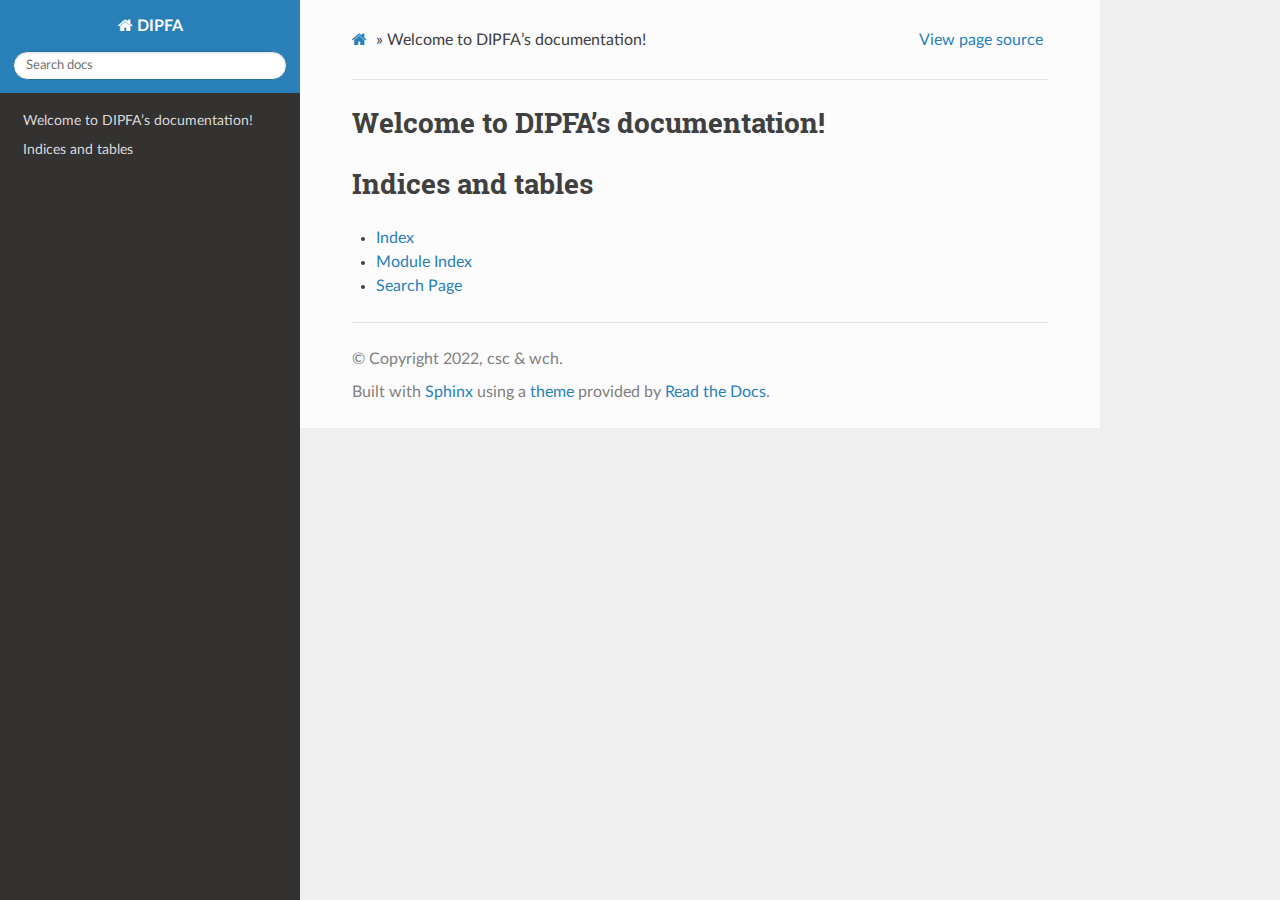
<file: doc/_build/html/index.html>
<!DOCTYPE html>
<html class="writer-html5" lang="en" >
<head>
  <meta charset="utf-8" /><meta name="generator" content="Docutils 0.17.1: http://docutils.sourceforge.net/" />

  <meta name="viewport" content="width=device-width, initial-scale=1.0" />
  <title>Welcome to DIPFA’s documentation! &mdash; DIPFA  documentation</title>
      <link rel="stylesheet" href="_static/pygments.css" type="text/css" />
      <link rel="stylesheet" href="_static/css/theme.css" type="text/css" />
  <!--[if lt IE 9]>
    <script src="_static/js/html5shiv.min.js"></script>
  <![endif]-->
  
        <script data-url_root="./" id="documentation_options" src="_static/documentation_options.js"></script>
        <script src="_static/jquery.js"></script>
        <script src="_static/underscore.js"></script>
        <script src="_static/_sphinx_javascript_frameworks_compat.js"></script>
        <script src="_static/doctools.js"></script>
    <script src="_static/js/theme.js"></script>
    <link rel="index" title="Index" href="genindex.html" />
    <link rel="search" title="Search" href="search.html" /> 
</head>

<body class="wy-body-for-nav"> 
  <div class="wy-grid-for-nav">
    <nav data-toggle="wy-nav-shift" class="wy-nav-side">
      <div class="wy-side-scroll">
        <div class="wy-side-nav-search" >
            <a href="#" class="icon icon-home"> DIPFA
          </a>
<div role="search">
  <form id="rtd-search-form" class="wy-form" action="search.html" method="get">
    <input type="text" name="q" placeholder="Search docs" />
    <input type="hidden" name="check_keywords" value="yes" />
    <input type="hidden" name="area" value="default" />
  </form>
</div>
        </div><div class="wy-menu wy-menu-vertical" data-spy="affix" role="navigation" aria-label="Navigation menu">
              <!-- Local TOC -->
              <div class="local-toc"><ul>
<li><a class="reference internal" href="#">Welcome to DIPFA’s documentation!</a></li>
<li><a class="reference internal" href="#indices-and-tables">Indices and tables</a></li>
</ul>
</div>
        </div>
      </div>
    </nav>

    <section data-toggle="wy-nav-shift" class="wy-nav-content-wrap"><nav class="wy-nav-top" aria-label="Mobile navigation menu" >
          <i data-toggle="wy-nav-top" class="fa fa-bars"></i>
          <a href="#">DIPFA</a>
      </nav>

      <div class="wy-nav-content">
        <div class="rst-content">
          <div role="navigation" aria-label="Page navigation">
  <ul class="wy-breadcrumbs">
      <li><a href="#" class="icon icon-home"></a> &raquo;</li>
      <li>Welcome to DIPFA’s documentation!</li>
      <li class="wy-breadcrumbs-aside">
            <a href="_sources/index.rst.txt" rel="nofollow"> View page source</a>
      </li>
  </ul>
  <hr/>
</div>
          <div role="main" class="document" itemscope="itemscope" itemtype="http://schema.org/Article">
           <div itemprop="articleBody">
             
  <section id="welcome-to-dipfa-s-documentation">
<h1>Welcome to DIPFA’s documentation!<a class="headerlink" href="#welcome-to-dipfa-s-documentation" title="Permalink to this heading"></a></h1>
<div class="toctree-wrapper compound">
</div>
</section>
<section id="indices-and-tables">
<h1>Indices and tables<a class="headerlink" href="#indices-and-tables" title="Permalink to this heading"></a></h1>
<ul class="simple">
<li><p><a class="reference internal" href="genindex.html"><span class="std std-ref">Index</span></a></p></li>
<li><p><a class="reference internal" href="py-modindex.html"><span class="std std-ref">Module Index</span></a></p></li>
<li><p><a class="reference internal" href="search.html"><span class="std std-ref">Search Page</span></a></p></li>
</ul>
</section>


           </div>
          </div>
          <footer>

  <hr/>

  <div role="contentinfo">
    <p>&#169; Copyright 2022, csc &amp; wch.</p>
  </div>

  Built with <a href="https://www.sphinx-doc.org/">Sphinx</a> using a
    <a href="https://github.com/readthedocs/sphinx_rtd_theme">theme</a>
    provided by <a href="https://readthedocs.org">Read the Docs</a>.
   

</footer>
        </div>
      </div>
    </section>
  </div>
  <script>
      jQuery(function () {
          SphinxRtdTheme.Navigation.enable(true);
      });
  </script> 

</body>
</html>
</file>
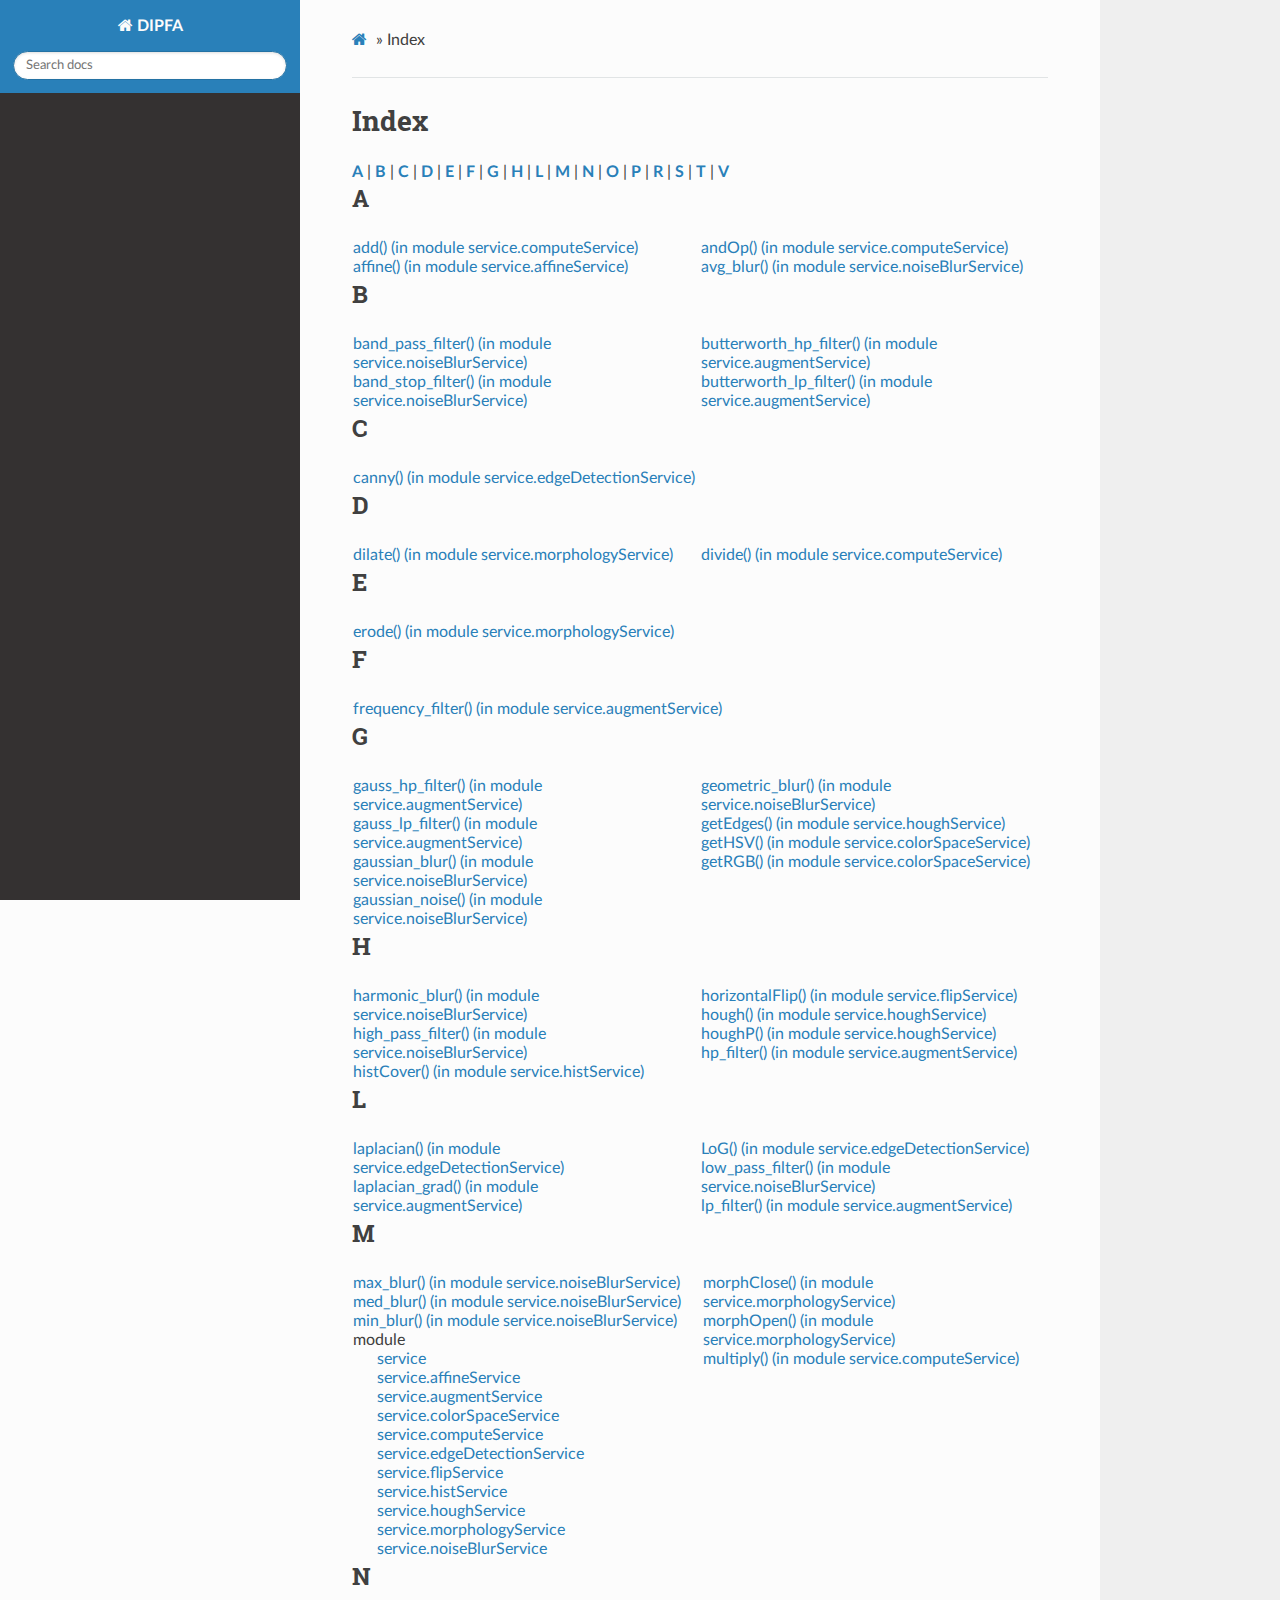
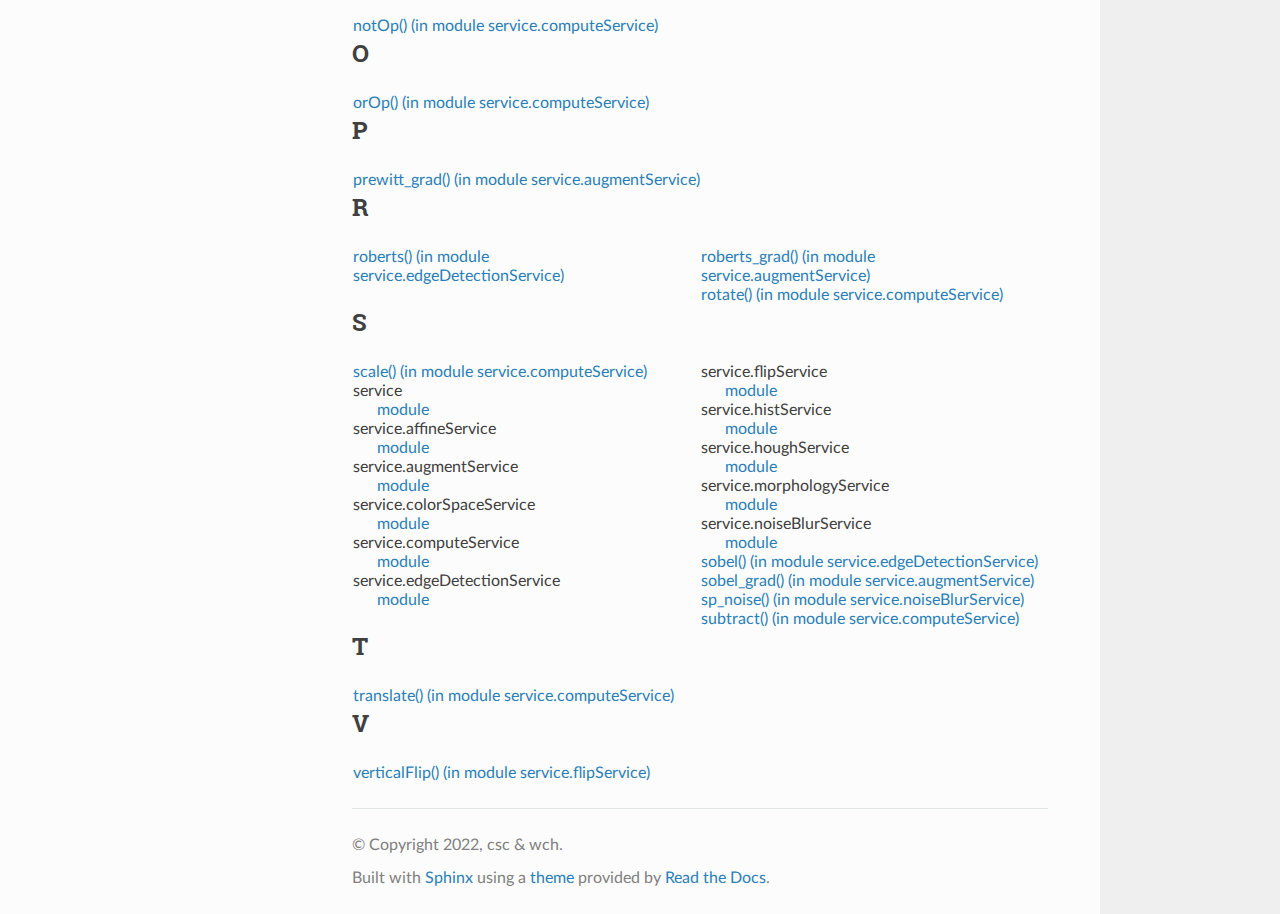
<file: doc/_build/html/genindex.html>
<!DOCTYPE html>
<html class="writer-html5" lang="en" >
<head>
  <meta charset="utf-8" />
  <meta name="viewport" content="width=device-width, initial-scale=1.0" />
  <title>Index &mdash; DIPFA  documentation</title>
      <link rel="stylesheet" href="_static/pygments.css" type="text/css" />
      <link rel="stylesheet" href="_static/css/theme.css" type="text/css" />
  <!--[if lt IE 9]>
    <script src="_static/js/html5shiv.min.js"></script>
  <![endif]-->
  
        <script data-url_root="./" id="documentation_options" src="_static/documentation_options.js"></script>
        <script src="_static/jquery.js"></script>
        <script src="_static/underscore.js"></script>
        <script src="_static/_sphinx_javascript_frameworks_compat.js"></script>
        <script src="_static/doctools.js"></script>
    <script src="_static/js/theme.js"></script>
    <link rel="index" title="Index" href="#" />
    <link rel="search" title="Search" href="search.html" /> 
</head>

<body class="wy-body-for-nav"> 
  <div class="wy-grid-for-nav">
    <nav data-toggle="wy-nav-shift" class="wy-nav-side">
      <div class="wy-side-scroll">
        <div class="wy-side-nav-search" >
            <a href="index.html" class="icon icon-home"> DIPFA
          </a>
<div role="search">
  <form id="rtd-search-form" class="wy-form" action="search.html" method="get">
    <input type="text" name="q" placeholder="Search docs" />
    <input type="hidden" name="check_keywords" value="yes" />
    <input type="hidden" name="area" value="default" />
  </form>
</div>
        </div><div class="wy-menu wy-menu-vertical" data-spy="affix" role="navigation" aria-label="Navigation menu">
              <!-- Local TOC -->
              <div class="local-toc"></div>
        </div>
      </div>
    </nav>

    <section data-toggle="wy-nav-shift" class="wy-nav-content-wrap"><nav class="wy-nav-top" aria-label="Mobile navigation menu" >
          <i data-toggle="wy-nav-top" class="fa fa-bars"></i>
          <a href="index.html">DIPFA</a>
      </nav>

      <div class="wy-nav-content">
        <div class="rst-content">
          <div role="navigation" aria-label="Page navigation">
  <ul class="wy-breadcrumbs">
      <li><a href="index.html" class="icon icon-home"></a> &raquo;</li>
      <li>Index</li>
      <li class="wy-breadcrumbs-aside">
      </li>
  </ul>
  <hr/>
</div>
          <div role="main" class="document" itemscope="itemscope" itemtype="http://schema.org/Article">
           <div itemprop="articleBody">
             

<h1 id="index">Index</h1>

<div class="genindex-jumpbox">
 <a href="#A"><strong>A</strong></a>
 | <a href="#B"><strong>B</strong></a>
 | <a href="#C"><strong>C</strong></a>
 | <a href="#D"><strong>D</strong></a>
 | <a href="#E"><strong>E</strong></a>
 | <a href="#F"><strong>F</strong></a>
 | <a href="#G"><strong>G</strong></a>
 | <a href="#H"><strong>H</strong></a>
 | <a href="#L"><strong>L</strong></a>
 | <a href="#M"><strong>M</strong></a>
 | <a href="#N"><strong>N</strong></a>
 | <a href="#O"><strong>O</strong></a>
 | <a href="#P"><strong>P</strong></a>
 | <a href="#R"><strong>R</strong></a>
 | <a href="#S"><strong>S</strong></a>
 | <a href="#T"><strong>T</strong></a>
 | <a href="#V"><strong>V</strong></a>
 
</div>
<h2 id="A">A</h2>
<table style="width: 100%" class="indextable genindextable"><tr>
  <td style="width: 33%; vertical-align: top;"><ul>
      <li><a href="service.html#service.computeService.add">add() (in module service.computeService)</a>
</li>
      <li><a href="service.html#service.affineService.affine">affine() (in module service.affineService)</a>
</li>
  </ul></td>
  <td style="width: 33%; vertical-align: top;"><ul>
      <li><a href="service.html#service.computeService.andOp">andOp() (in module service.computeService)</a>
</li>
      <li><a href="service.html#service.noiseBlurService.avg_blur">avg_blur() (in module service.noiseBlurService)</a>
</li>
  </ul></td>
</tr></table>

<h2 id="B">B</h2>
<table style="width: 100%" class="indextable genindextable"><tr>
  <td style="width: 33%; vertical-align: top;"><ul>
      <li><a href="service.html#service.noiseBlurService.band_pass_filter">band_pass_filter() (in module service.noiseBlurService)</a>
</li>
      <li><a href="service.html#service.noiseBlurService.band_stop_filter">band_stop_filter() (in module service.noiseBlurService)</a>
</li>
  </ul></td>
  <td style="width: 33%; vertical-align: top;"><ul>
      <li><a href="service.html#service.augmentService.butterworth_hp_filter">butterworth_hp_filter() (in module service.augmentService)</a>
</li>
      <li><a href="service.html#service.augmentService.butterworth_lp_filter">butterworth_lp_filter() (in module service.augmentService)</a>
</li>
  </ul></td>
</tr></table>

<h2 id="C">C</h2>
<table style="width: 100%" class="indextable genindextable"><tr>
  <td style="width: 33%; vertical-align: top;"><ul>
      <li><a href="service.html#service.edgeDetectionService.canny">canny() (in module service.edgeDetectionService)</a>
</li>
  </ul></td>
</tr></table>

<h2 id="D">D</h2>
<table style="width: 100%" class="indextable genindextable"><tr>
  <td style="width: 33%; vertical-align: top;"><ul>
      <li><a href="service.html#service.morphologyService.dilate">dilate() (in module service.morphologyService)</a>
</li>
  </ul></td>
  <td style="width: 33%; vertical-align: top;"><ul>
      <li><a href="service.html#service.computeService.divide">divide() (in module service.computeService)</a>
</li>
  </ul></td>
</tr></table>

<h2 id="E">E</h2>
<table style="width: 100%" class="indextable genindextable"><tr>
  <td style="width: 33%; vertical-align: top;"><ul>
      <li><a href="service.html#service.morphologyService.erode">erode() (in module service.morphologyService)</a>
</li>
  </ul></td>
</tr></table>

<h2 id="F">F</h2>
<table style="width: 100%" class="indextable genindextable"><tr>
  <td style="width: 33%; vertical-align: top;"><ul>
      <li><a href="service.html#service.augmentService.frequency_filter">frequency_filter() (in module service.augmentService)</a>
</li>
  </ul></td>
</tr></table>

<h2 id="G">G</h2>
<table style="width: 100%" class="indextable genindextable"><tr>
  <td style="width: 33%; vertical-align: top;"><ul>
      <li><a href="service.html#service.augmentService.gauss_hp_filter">gauss_hp_filter() (in module service.augmentService)</a>
</li>
      <li><a href="service.html#service.augmentService.gauss_lp_filter">gauss_lp_filter() (in module service.augmentService)</a>
</li>
      <li><a href="service.html#service.noiseBlurService.gaussian_blur">gaussian_blur() (in module service.noiseBlurService)</a>
</li>
      <li><a href="service.html#service.noiseBlurService.gaussian_noise">gaussian_noise() (in module service.noiseBlurService)</a>
</li>
  </ul></td>
  <td style="width: 33%; vertical-align: top;"><ul>
      <li><a href="service.html#service.noiseBlurService.geometric_blur">geometric_blur() (in module service.noiseBlurService)</a>
</li>
      <li><a href="service.html#service.houghService.getEdges">getEdges() (in module service.houghService)</a>
</li>
      <li><a href="service.html#service.colorSpaceService.getHSV">getHSV() (in module service.colorSpaceService)</a>
</li>
      <li><a href="service.html#service.colorSpaceService.getRGB">getRGB() (in module service.colorSpaceService)</a>
</li>
  </ul></td>
</tr></table>

<h2 id="H">H</h2>
<table style="width: 100%" class="indextable genindextable"><tr>
  <td style="width: 33%; vertical-align: top;"><ul>
      <li><a href="service.html#service.noiseBlurService.harmonic_blur">harmonic_blur() (in module service.noiseBlurService)</a>
</li>
      <li><a href="service.html#service.noiseBlurService.high_pass_filter">high_pass_filter() (in module service.noiseBlurService)</a>
</li>
      <li><a href="service.html#service.histService.histCover">histCover() (in module service.histService)</a>
</li>
  </ul></td>
  <td style="width: 33%; vertical-align: top;"><ul>
      <li><a href="service.html#service.flipService.horizontalFlip">horizontalFlip() (in module service.flipService)</a>
</li>
      <li><a href="service.html#service.houghService.hough">hough() (in module service.houghService)</a>
</li>
      <li><a href="service.html#service.houghService.houghP">houghP() (in module service.houghService)</a>
</li>
      <li><a href="service.html#service.augmentService.hp_filter">hp_filter() (in module service.augmentService)</a>
</li>
  </ul></td>
</tr></table>

<h2 id="L">L</h2>
<table style="width: 100%" class="indextable genindextable"><tr>
  <td style="width: 33%; vertical-align: top;"><ul>
      <li><a href="service.html#service.edgeDetectionService.laplacian">laplacian() (in module service.edgeDetectionService)</a>
</li>
      <li><a href="service.html#service.augmentService.laplacian_grad">laplacian_grad() (in module service.augmentService)</a>
</li>
  </ul></td>
  <td style="width: 33%; vertical-align: top;"><ul>
      <li><a href="service.html#service.edgeDetectionService.LoG">LoG() (in module service.edgeDetectionService)</a>
</li>
      <li><a href="service.html#service.noiseBlurService.low_pass_filter">low_pass_filter() (in module service.noiseBlurService)</a>
</li>
      <li><a href="service.html#service.augmentService.lp_filter">lp_filter() (in module service.augmentService)</a>
</li>
  </ul></td>
</tr></table>

<h2 id="M">M</h2>
<table style="width: 100%" class="indextable genindextable"><tr>
  <td style="width: 33%; vertical-align: top;"><ul>
      <li><a href="service.html#service.noiseBlurService.max_blur">max_blur() (in module service.noiseBlurService)</a>
</li>
      <li><a href="service.html#service.noiseBlurService.med_blur">med_blur() (in module service.noiseBlurService)</a>
</li>
      <li><a href="service.html#service.noiseBlurService.min_blur">min_blur() (in module service.noiseBlurService)</a>
</li>
      <li>
    module

      <ul>
        <li><a href="service.html#module-service">service</a>
</li>
        <li><a href="service.html#module-service.affineService">service.affineService</a>
</li>
        <li><a href="service.html#module-service.augmentService">service.augmentService</a>
</li>
        <li><a href="service.html#module-service.colorSpaceService">service.colorSpaceService</a>
</li>
        <li><a href="service.html#module-service.computeService">service.computeService</a>
</li>
        <li><a href="service.html#module-service.edgeDetectionService">service.edgeDetectionService</a>
</li>
        <li><a href="service.html#module-service.flipService">service.flipService</a>
</li>
        <li><a href="service.html#module-service.histService">service.histService</a>
</li>
        <li><a href="service.html#module-service.houghService">service.houghService</a>
</li>
        <li><a href="service.html#module-service.morphologyService">service.morphologyService</a>
</li>
        <li><a href="service.html#module-service.noiseBlurService">service.noiseBlurService</a>
</li>
      </ul></li>
  </ul></td>
  <td style="width: 33%; vertical-align: top;"><ul>
      <li><a href="service.html#service.morphologyService.morphClose">morphClose() (in module service.morphologyService)</a>
</li>
      <li><a href="service.html#service.morphologyService.morphOpen">morphOpen() (in module service.morphologyService)</a>
</li>
      <li><a href="service.html#service.computeService.multiply">multiply() (in module service.computeService)</a>
</li>
  </ul></td>
</tr></table>

<h2 id="N">N</h2>
<table style="width: 100%" class="indextable genindextable"><tr>
  <td style="width: 33%; vertical-align: top;"><ul>
      <li><a href="service.html#service.computeService.notOp">notOp() (in module service.computeService)</a>
</li>
  </ul></td>
</tr></table>

<h2 id="O">O</h2>
<table style="width: 100%" class="indextable genindextable"><tr>
  <td style="width: 33%; vertical-align: top;"><ul>
      <li><a href="service.html#service.computeService.orOp">orOp() (in module service.computeService)</a>
</li>
  </ul></td>
</tr></table>

<h2 id="P">P</h2>
<table style="width: 100%" class="indextable genindextable"><tr>
  <td style="width: 33%; vertical-align: top;"><ul>
      <li><a href="service.html#service.augmentService.prewitt_grad">prewitt_grad() (in module service.augmentService)</a>
</li>
  </ul></td>
</tr></table>

<h2 id="R">R</h2>
<table style="width: 100%" class="indextable genindextable"><tr>
  <td style="width: 33%; vertical-align: top;"><ul>
      <li><a href="service.html#service.edgeDetectionService.roberts">roberts() (in module service.edgeDetectionService)</a>
</li>
  </ul></td>
  <td style="width: 33%; vertical-align: top;"><ul>
      <li><a href="service.html#service.augmentService.roberts_grad">roberts_grad() (in module service.augmentService)</a>
</li>
      <li><a href="service.html#service.computeService.rotate">rotate() (in module service.computeService)</a>
</li>
  </ul></td>
</tr></table>

<h2 id="S">S</h2>
<table style="width: 100%" class="indextable genindextable"><tr>
  <td style="width: 33%; vertical-align: top;"><ul>
      <li><a href="service.html#service.computeService.scale">scale() (in module service.computeService)</a>
</li>
      <li>
    service

      <ul>
        <li><a href="service.html#module-service">module</a>
</li>
      </ul></li>
      <li>
    service.affineService

      <ul>
        <li><a href="service.html#module-service.affineService">module</a>
</li>
      </ul></li>
      <li>
    service.augmentService

      <ul>
        <li><a href="service.html#module-service.augmentService">module</a>
</li>
      </ul></li>
      <li>
    service.colorSpaceService

      <ul>
        <li><a href="service.html#module-service.colorSpaceService">module</a>
</li>
      </ul></li>
      <li>
    service.computeService

      <ul>
        <li><a href="service.html#module-service.computeService">module</a>
</li>
      </ul></li>
      <li>
    service.edgeDetectionService

      <ul>
        <li><a href="service.html#module-service.edgeDetectionService">module</a>
</li>
      </ul></li>
  </ul></td>
  <td style="width: 33%; vertical-align: top;"><ul>
      <li>
    service.flipService

      <ul>
        <li><a href="service.html#module-service.flipService">module</a>
</li>
      </ul></li>
      <li>
    service.histService

      <ul>
        <li><a href="service.html#module-service.histService">module</a>
</li>
      </ul></li>
      <li>
    service.houghService

      <ul>
        <li><a href="service.html#module-service.houghService">module</a>
</li>
      </ul></li>
      <li>
    service.morphologyService

      <ul>
        <li><a href="service.html#module-service.morphologyService">module</a>
</li>
      </ul></li>
      <li>
    service.noiseBlurService

      <ul>
        <li><a href="service.html#module-service.noiseBlurService">module</a>
</li>
      </ul></li>
      <li><a href="service.html#service.edgeDetectionService.sobel">sobel() (in module service.edgeDetectionService)</a>
</li>
      <li><a href="service.html#service.augmentService.sobel_grad">sobel_grad() (in module service.augmentService)</a>
</li>
      <li><a href="service.html#service.noiseBlurService.sp_noise">sp_noise() (in module service.noiseBlurService)</a>
</li>
      <li><a href="service.html#service.computeService.subtract">subtract() (in module service.computeService)</a>
</li>
  </ul></td>
</tr></table>

<h2 id="T">T</h2>
<table style="width: 100%" class="indextable genindextable"><tr>
  <td style="width: 33%; vertical-align: top;"><ul>
      <li><a href="service.html#service.computeService.translate">translate() (in module service.computeService)</a>
</li>
  </ul></td>
</tr></table>

<h2 id="V">V</h2>
<table style="width: 100%" class="indextable genindextable"><tr>
  <td style="width: 33%; vertical-align: top;"><ul>
      <li><a href="service.html#service.flipService.verticalFlip">verticalFlip() (in module service.flipService)</a>
</li>
  </ul></td>
</tr></table>



           </div>
          </div>
          <footer>

  <hr/>

  <div role="contentinfo">
    <p>&#169; Copyright 2022, csc &amp; wch.</p>
  </div>

  Built with <a href="https://www.sphinx-doc.org/">Sphinx</a> using a
    <a href="https://github.com/readthedocs/sphinx_rtd_theme">theme</a>
    provided by <a href="https://readthedocs.org">Read the Docs</a>.
   

</footer>
        </div>
      </div>
    </section>
  </div>
  <script>
      jQuery(function () {
          SphinxRtdTheme.Navigation.enable(true);
      });
  </script> 

</body>
</html>
</file>
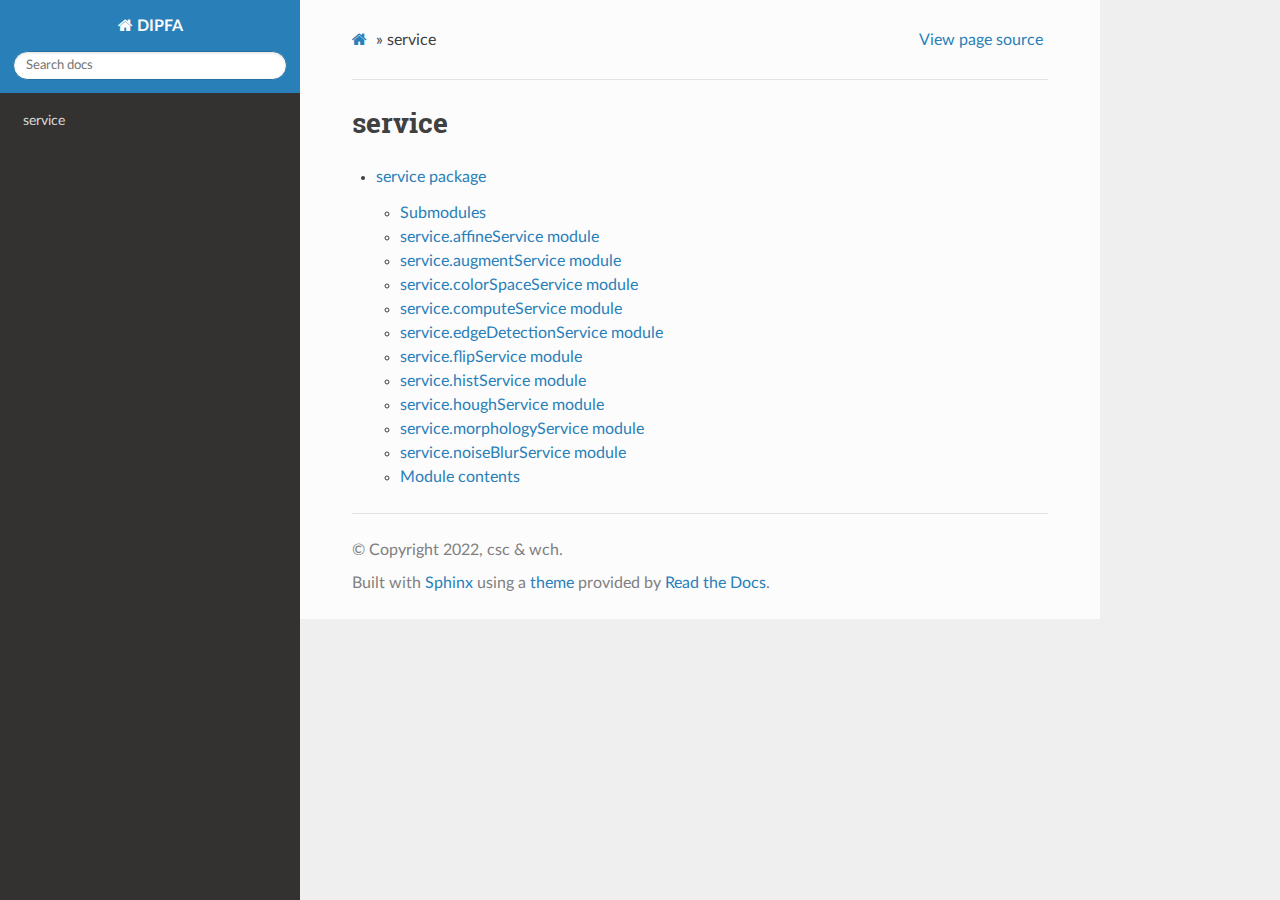
<file: doc/_build/html/modules.html>
<!DOCTYPE html>
<html class="writer-html5" lang="en" >
<head>
  <meta charset="utf-8" /><meta name="generator" content="Docutils 0.17.1: http://docutils.sourceforge.net/" />

  <meta name="viewport" content="width=device-width, initial-scale=1.0" />
  <title>service &mdash; DIPFA  documentation</title>
      <link rel="stylesheet" href="_static/pygments.css" type="text/css" />
      <link rel="stylesheet" href="_static/css/theme.css" type="text/css" />
  <!--[if lt IE 9]>
    <script src="_static/js/html5shiv.min.js"></script>
  <![endif]-->
  
        <script data-url_root="./" id="documentation_options" src="_static/documentation_options.js"></script>
        <script src="_static/jquery.js"></script>
        <script src="_static/underscore.js"></script>
        <script src="_static/_sphinx_javascript_frameworks_compat.js"></script>
        <script src="_static/doctools.js"></script>
    <script src="_static/js/theme.js"></script>
    <link rel="index" title="Index" href="genindex.html" />
    <link rel="search" title="Search" href="search.html" /> 
</head>

<body class="wy-body-for-nav"> 
  <div class="wy-grid-for-nav">
    <nav data-toggle="wy-nav-shift" class="wy-nav-side">
      <div class="wy-side-scroll">
        <div class="wy-side-nav-search" >
            <a href="index.html" class="icon icon-home"> DIPFA
          </a>
<div role="search">
  <form id="rtd-search-form" class="wy-form" action="search.html" method="get">
    <input type="text" name="q" placeholder="Search docs" />
    <input type="hidden" name="check_keywords" value="yes" />
    <input type="hidden" name="area" value="default" />
  </form>
</div>
        </div><div class="wy-menu wy-menu-vertical" data-spy="affix" role="navigation" aria-label="Navigation menu">
              <!-- Local TOC -->
              <div class="local-toc"><ul>
<li><a class="reference internal" href="#">service</a></li>
</ul>
</div>
        </div>
      </div>
    </nav>

    <section data-toggle="wy-nav-shift" class="wy-nav-content-wrap"><nav class="wy-nav-top" aria-label="Mobile navigation menu" >
          <i data-toggle="wy-nav-top" class="fa fa-bars"></i>
          <a href="index.html">DIPFA</a>
      </nav>

      <div class="wy-nav-content">
        <div class="rst-content">
          <div role="navigation" aria-label="Page navigation">
  <ul class="wy-breadcrumbs">
      <li><a href="index.html" class="icon icon-home"></a> &raquo;</li>
      <li>service</li>
      <li class="wy-breadcrumbs-aside">
            <a href="_sources/modules.rst.txt" rel="nofollow"> View page source</a>
      </li>
  </ul>
  <hr/>
</div>
          <div role="main" class="document" itemscope="itemscope" itemtype="http://schema.org/Article">
           <div itemprop="articleBody">
             
  <section id="service">
<h1>service<a class="headerlink" href="#service" title="Permalink to this heading"></a></h1>
<div class="toctree-wrapper compound">
<ul>
<li class="toctree-l1"><a class="reference internal" href="service.html">service package</a><ul>
<li class="toctree-l2"><a class="reference internal" href="service.html#submodules">Submodules</a></li>
<li class="toctree-l2"><a class="reference internal" href="service.html#module-service.affineService">service.affineService module</a></li>
<li class="toctree-l2"><a class="reference internal" href="service.html#module-service.augmentService">service.augmentService module</a></li>
<li class="toctree-l2"><a class="reference internal" href="service.html#module-service.colorSpaceService">service.colorSpaceService module</a></li>
<li class="toctree-l2"><a class="reference internal" href="service.html#module-service.computeService">service.computeService module</a></li>
<li class="toctree-l2"><a class="reference internal" href="service.html#module-service.edgeDetectionService">service.edgeDetectionService module</a></li>
<li class="toctree-l2"><a class="reference internal" href="service.html#module-service.flipService">service.flipService module</a></li>
<li class="toctree-l2"><a class="reference internal" href="service.html#module-service.histService">service.histService module</a></li>
<li class="toctree-l2"><a class="reference internal" href="service.html#module-service.houghService">service.houghService module</a></li>
<li class="toctree-l2"><a class="reference internal" href="service.html#module-service.morphologyService">service.morphologyService module</a></li>
<li class="toctree-l2"><a class="reference internal" href="service.html#module-service.noiseBlurService">service.noiseBlurService module</a></li>
<li class="toctree-l2"><a class="reference internal" href="service.html#module-service">Module contents</a></li>
</ul>
</li>
</ul>
</div>
</section>


           </div>
          </div>
          <footer>

  <hr/>

  <div role="contentinfo">
    <p>&#169; Copyright 2022, csc &amp; wch.</p>
  </div>

  Built with <a href="https://www.sphinx-doc.org/">Sphinx</a> using a
    <a href="https://github.com/readthedocs/sphinx_rtd_theme">theme</a>
    provided by <a href="https://readthedocs.org">Read the Docs</a>.
   

</footer>
        </div>
      </div>
    </section>
  </div>
  <script>
      jQuery(function () {
          SphinxRtdTheme.Navigation.enable(true);
      });
  </script> 

</body>
</html>
</file>
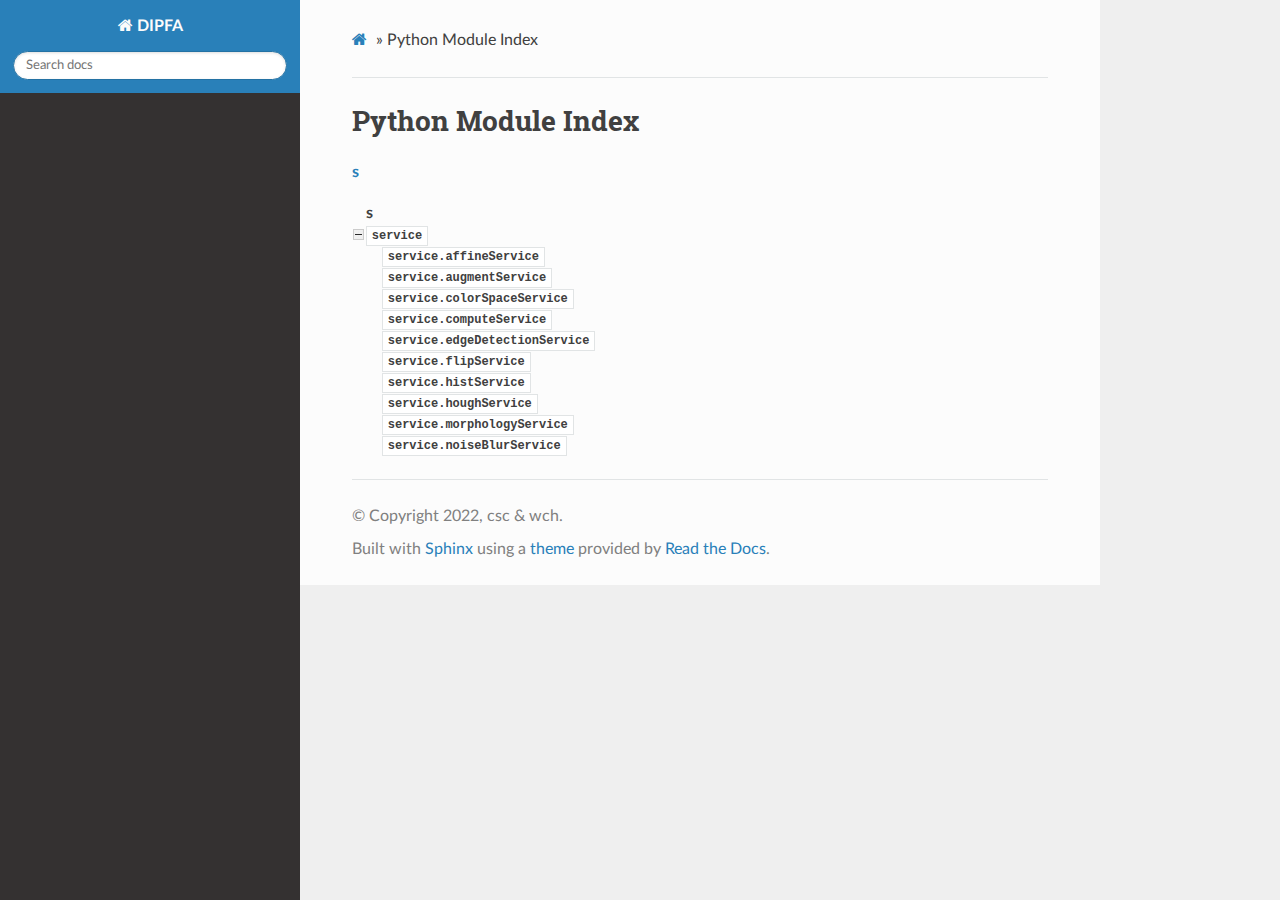
<file: doc/_build/html/py-modindex.html>
<!DOCTYPE html>
<html class="writer-html5" lang="en" >
<head>
  <meta charset="utf-8" />
  <meta name="viewport" content="width=device-width, initial-scale=1.0" />
  <title>Python Module Index &mdash; DIPFA  documentation</title>
      <link rel="stylesheet" href="_static/pygments.css" type="text/css" />
      <link rel="stylesheet" href="_static/css/theme.css" type="text/css" />
  <!--[if lt IE 9]>
    <script src="_static/js/html5shiv.min.js"></script>
  <![endif]-->
  
        <script data-url_root="./" id="documentation_options" src="_static/documentation_options.js"></script>
        <script src="_static/jquery.js"></script>
        <script src="_static/underscore.js"></script>
        <script src="_static/_sphinx_javascript_frameworks_compat.js"></script>
        <script src="_static/doctools.js"></script>
    <script src="_static/js/theme.js"></script>
    <link rel="index" title="Index" href="genindex.html" />
    <link rel="search" title="Search" href="search.html" />
 


</head>

<body class="wy-body-for-nav"> 
  <div class="wy-grid-for-nav">
    <nav data-toggle="wy-nav-shift" class="wy-nav-side">
      <div class="wy-side-scroll">
        <div class="wy-side-nav-search" >
            <a href="index.html" class="icon icon-home"> DIPFA
          </a>
<div role="search">
  <form id="rtd-search-form" class="wy-form" action="search.html" method="get">
    <input type="text" name="q" placeholder="Search docs" />
    <input type="hidden" name="check_keywords" value="yes" />
    <input type="hidden" name="area" value="default" />
  </form>
</div>
        </div><div class="wy-menu wy-menu-vertical" data-spy="affix" role="navigation" aria-label="Navigation menu">
              <!-- Local TOC -->
              <div class="local-toc"></div>
        </div>
      </div>
    </nav>

    <section data-toggle="wy-nav-shift" class="wy-nav-content-wrap"><nav class="wy-nav-top" aria-label="Mobile navigation menu" >
          <i data-toggle="wy-nav-top" class="fa fa-bars"></i>
          <a href="index.html">DIPFA</a>
      </nav>

      <div class="wy-nav-content">
        <div class="rst-content">
          <div role="navigation" aria-label="Page navigation">
  <ul class="wy-breadcrumbs">
      <li><a href="index.html" class="icon icon-home"></a> &raquo;</li>
      <li>Python Module Index</li>
      <li class="wy-breadcrumbs-aside">
      </li>
  </ul>
  <hr/>
</div>
          <div role="main" class="document" itemscope="itemscope" itemtype="http://schema.org/Article">
           <div itemprop="articleBody">
             

   <h1>Python Module Index</h1>

   <div class="modindex-jumpbox">
   <a href="#cap-s"><strong>s</strong></a>
   </div>

   <table class="indextable modindextable">
     <tr class="pcap"><td></td><td>&#160;</td><td></td></tr>
     <tr class="cap" id="cap-s"><td></td><td>
       <strong>s</strong></td><td></td></tr>
     <tr>
       <td><img src="_static/minus.png" class="toggler"
              id="toggle-1" style="display: none" alt="-" /></td>
       <td>
       <a href="service.html#module-service"><code class="xref">service</code></a></td><td>
       <em></em></td></tr>
     <tr class="cg-1">
       <td></td>
       <td>&#160;&#160;&#160;
       <a href="service.html#module-service.affineService"><code class="xref">service.affineService</code></a></td><td>
       <em></em></td></tr>
     <tr class="cg-1">
       <td></td>
       <td>&#160;&#160;&#160;
       <a href="service.html#module-service.augmentService"><code class="xref">service.augmentService</code></a></td><td>
       <em></em></td></tr>
     <tr class="cg-1">
       <td></td>
       <td>&#160;&#160;&#160;
       <a href="service.html#module-service.colorSpaceService"><code class="xref">service.colorSpaceService</code></a></td><td>
       <em></em></td></tr>
     <tr class="cg-1">
       <td></td>
       <td>&#160;&#160;&#160;
       <a href="service.html#module-service.computeService"><code class="xref">service.computeService</code></a></td><td>
       <em></em></td></tr>
     <tr class="cg-1">
       <td></td>
       <td>&#160;&#160;&#160;
       <a href="service.html#module-service.edgeDetectionService"><code class="xref">service.edgeDetectionService</code></a></td><td>
       <em></em></td></tr>
     <tr class="cg-1">
       <td></td>
       <td>&#160;&#160;&#160;
       <a href="service.html#module-service.flipService"><code class="xref">service.flipService</code></a></td><td>
       <em></em></td></tr>
     <tr class="cg-1">
       <td></td>
       <td>&#160;&#160;&#160;
       <a href="service.html#module-service.histService"><code class="xref">service.histService</code></a></td><td>
       <em></em></td></tr>
     <tr class="cg-1">
       <td></td>
       <td>&#160;&#160;&#160;
       <a href="service.html#module-service.houghService"><code class="xref">service.houghService</code></a></td><td>
       <em></em></td></tr>
     <tr class="cg-1">
       <td></td>
       <td>&#160;&#160;&#160;
       <a href="service.html#module-service.morphologyService"><code class="xref">service.morphologyService</code></a></td><td>
       <em></em></td></tr>
     <tr class="cg-1">
       <td></td>
       <td>&#160;&#160;&#160;
       <a href="service.html#module-service.noiseBlurService"><code class="xref">service.noiseBlurService</code></a></td><td>
       <em></em></td></tr>
   </table>


           </div>
          </div>
          <footer>

  <hr/>

  <div role="contentinfo">
    <p>&#169; Copyright 2022, csc &amp; wch.</p>
  </div>

  Built with <a href="https://www.sphinx-doc.org/">Sphinx</a> using a
    <a href="https://github.com/readthedocs/sphinx_rtd_theme">theme</a>
    provided by <a href="https://readthedocs.org">Read the Docs</a>.
   

</footer>
        </div>
      </div>
    </section>
  </div>
  <script>
      jQuery(function () {
          SphinxRtdTheme.Navigation.enable(true);
      });
  </script> 

</body>
</html>
</file>
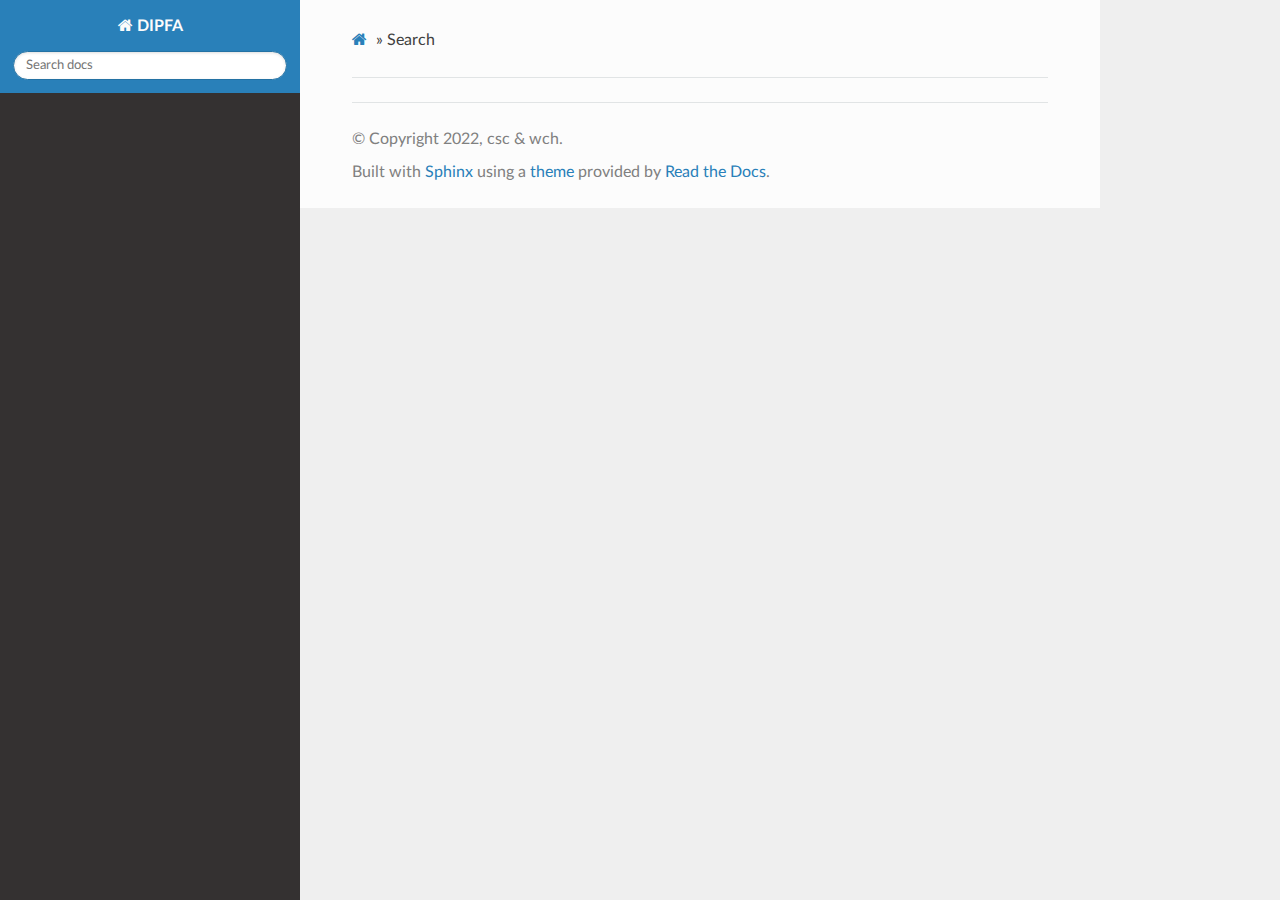
<file: doc/_build/html/search.html>
<!DOCTYPE html>
<html class="writer-html5" lang="en" >
<head>
  <meta charset="utf-8" />
  <meta name="viewport" content="width=device-width, initial-scale=1.0" />
  <title>Search &mdash; DIPFA  documentation</title>
      <link rel="stylesheet" href="_static/pygments.css" type="text/css" />
      <link rel="stylesheet" href="_static/css/theme.css" type="text/css" />
    
  <!--[if lt IE 9]>
    <script src="_static/js/html5shiv.min.js"></script>
  <![endif]-->
  
        <script data-url_root="./" id="documentation_options" src="_static/documentation_options.js"></script>
        <script src="_static/jquery.js"></script>
        <script src="_static/underscore.js"></script>
        <script src="_static/_sphinx_javascript_frameworks_compat.js"></script>
        <script src="_static/doctools.js"></script>
    <script src="_static/js/theme.js"></script>
    <script src="_static/searchtools.js"></script>
    <script src="_static/language_data.js"></script>
    <link rel="index" title="Index" href="genindex.html" />
    <link rel="search" title="Search" href="#" /> 
</head>

<body class="wy-body-for-nav"> 
  <div class="wy-grid-for-nav">
    <nav data-toggle="wy-nav-shift" class="wy-nav-side">
      <div class="wy-side-scroll">
        <div class="wy-side-nav-search" >
            <a href="index.html" class="icon icon-home"> DIPFA
          </a>
<div role="search">
  <form id="rtd-search-form" class="wy-form" action="#" method="get">
    <input type="text" name="q" placeholder="Search docs" />
    <input type="hidden" name="check_keywords" value="yes" />
    <input type="hidden" name="area" value="default" />
  </form>
</div>
        </div><div class="wy-menu wy-menu-vertical" data-spy="affix" role="navigation" aria-label="Navigation menu">
              <!-- Local TOC -->
              <div class="local-toc"></div>
        </div>
      </div>
    </nav>

    <section data-toggle="wy-nav-shift" class="wy-nav-content-wrap"><nav class="wy-nav-top" aria-label="Mobile navigation menu" >
          <i data-toggle="wy-nav-top" class="fa fa-bars"></i>
          <a href="index.html">DIPFA</a>
      </nav>

      <div class="wy-nav-content">
        <div class="rst-content">
          <div role="navigation" aria-label="Page navigation">
  <ul class="wy-breadcrumbs">
      <li><a href="index.html" class="icon icon-home"></a> &raquo;</li>
      <li>Search</li>
      <li class="wy-breadcrumbs-aside">
      </li>
  </ul>
  <hr/>
</div>
          <div role="main" class="document" itemscope="itemscope" itemtype="http://schema.org/Article">
           <div itemprop="articleBody">
             
  <noscript>
  <div id="fallback" class="admonition warning">
    <p class="last">
      Please activate JavaScript to enable the search functionality.
    </p>
  </div>
  </noscript>

  
  <div id="search-results">
  
  </div>

           </div>
          </div>
          <footer>

  <hr/>

  <div role="contentinfo">
    <p>&#169; Copyright 2022, csc &amp; wch.</p>
  </div>

  Built with <a href="https://www.sphinx-doc.org/">Sphinx</a> using a
    <a href="https://github.com/readthedocs/sphinx_rtd_theme">theme</a>
    provided by <a href="https://readthedocs.org">Read the Docs</a>.
   

</footer>
        </div>
      </div>
    </section>
  </div>
  <script>
      jQuery(function () {
          SphinxRtdTheme.Navigation.enable(true);
      });
  </script>
  <script>
    jQuery(function() { Search.loadIndex("searchindex.js"); });
  </script>
  
  <script id="searchindexloader"></script>
   


</body>
</html>
</file>
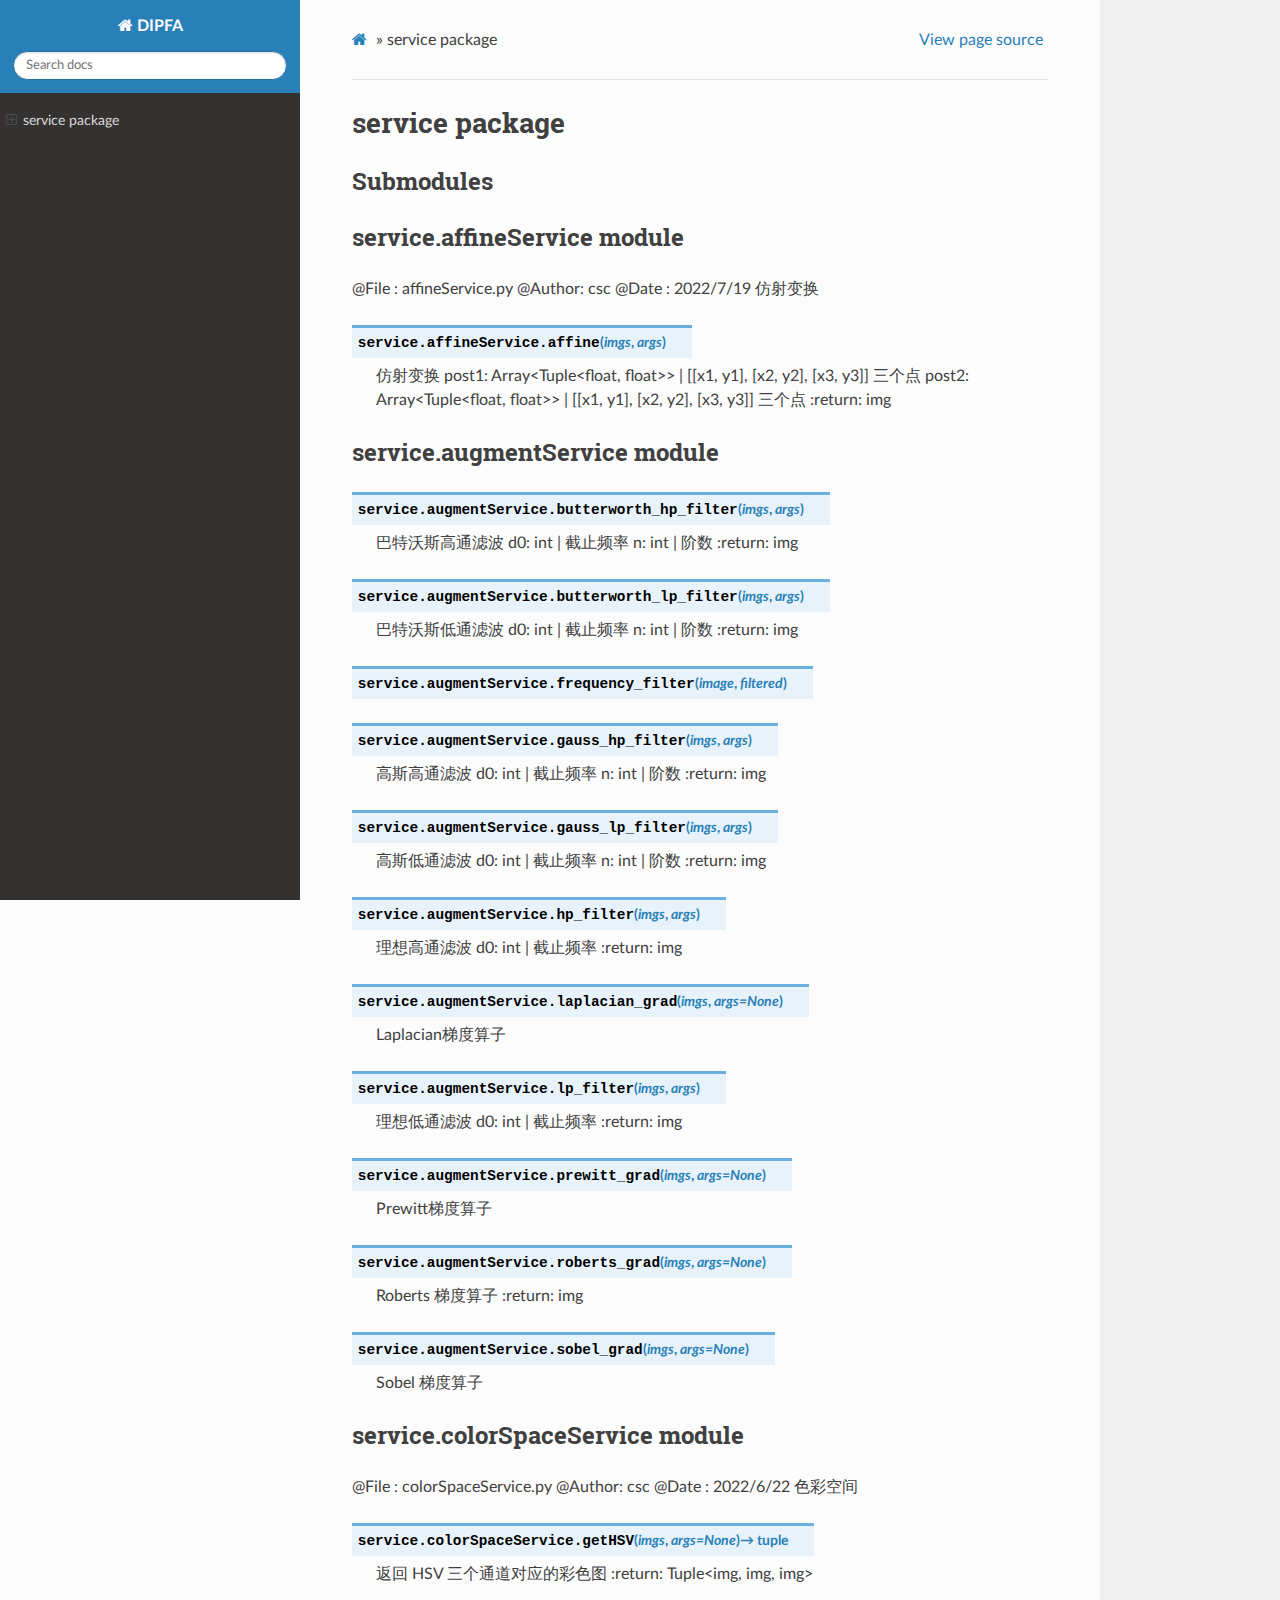
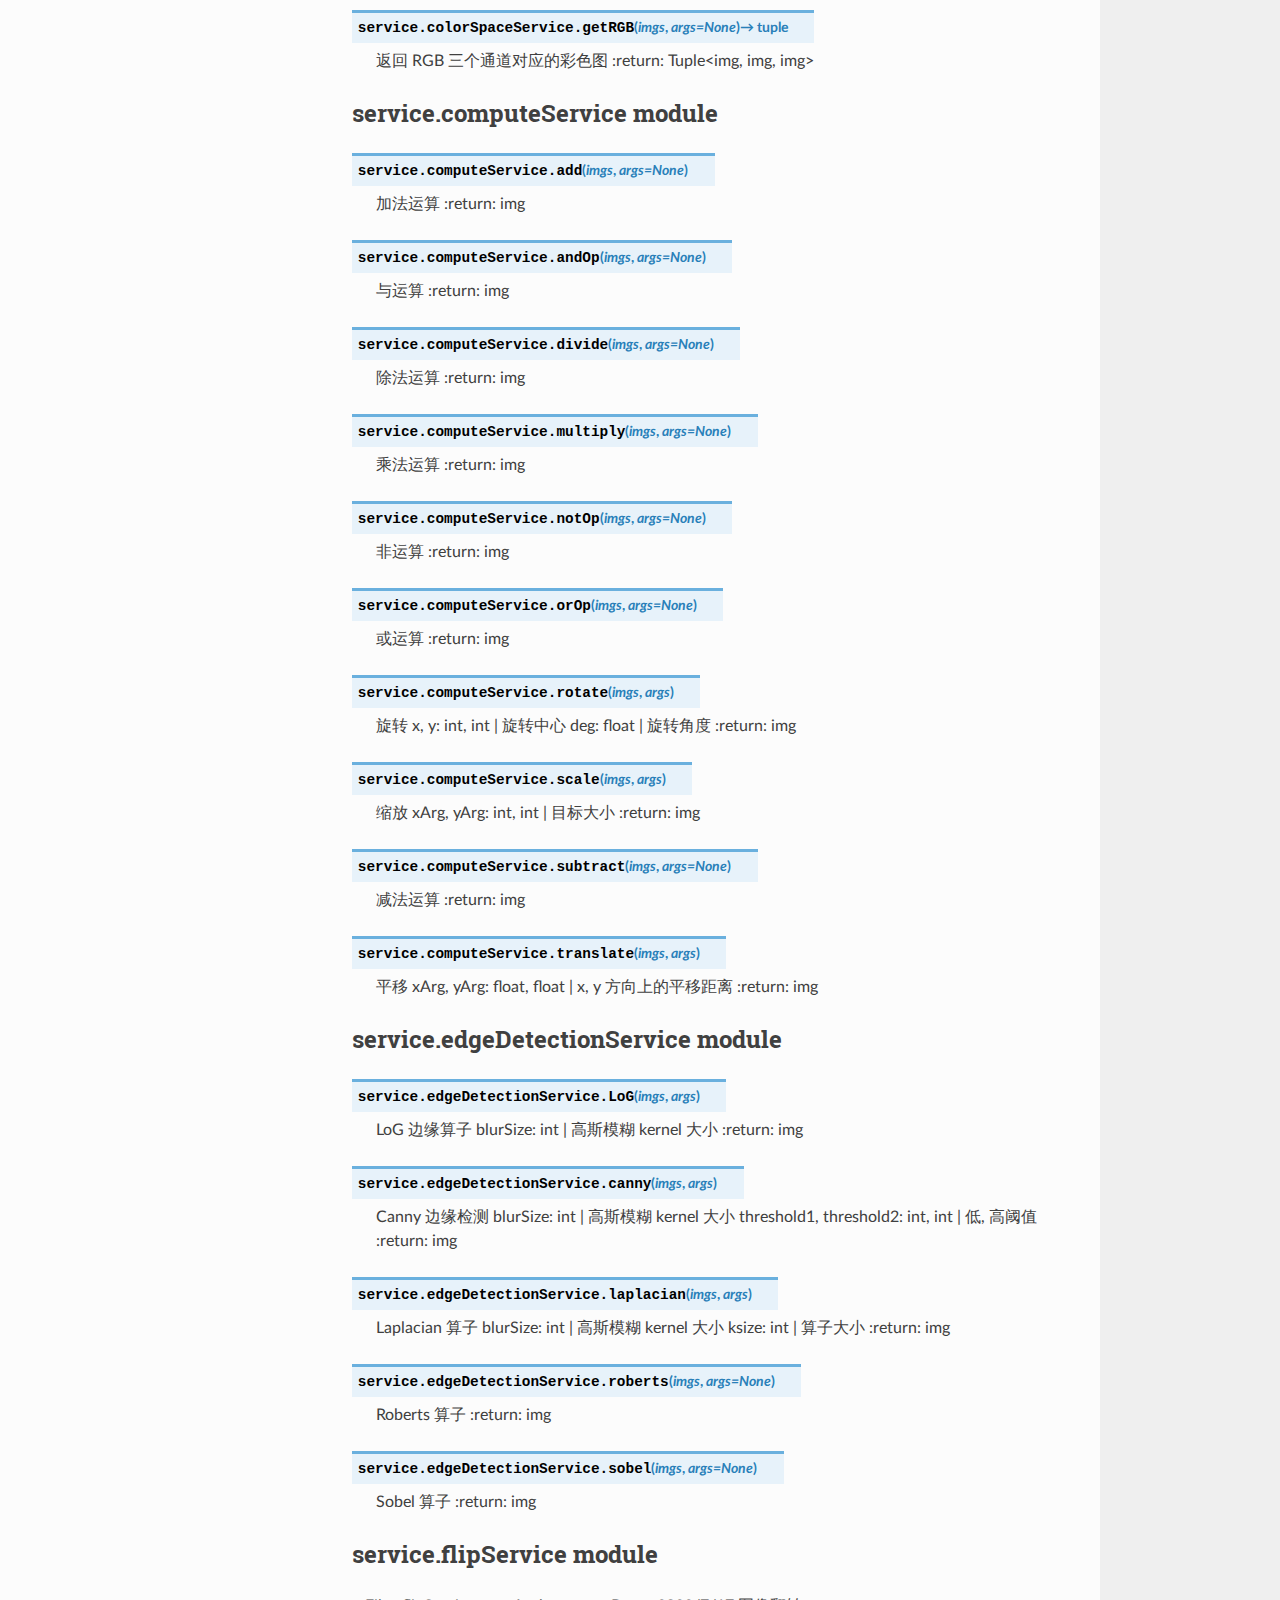
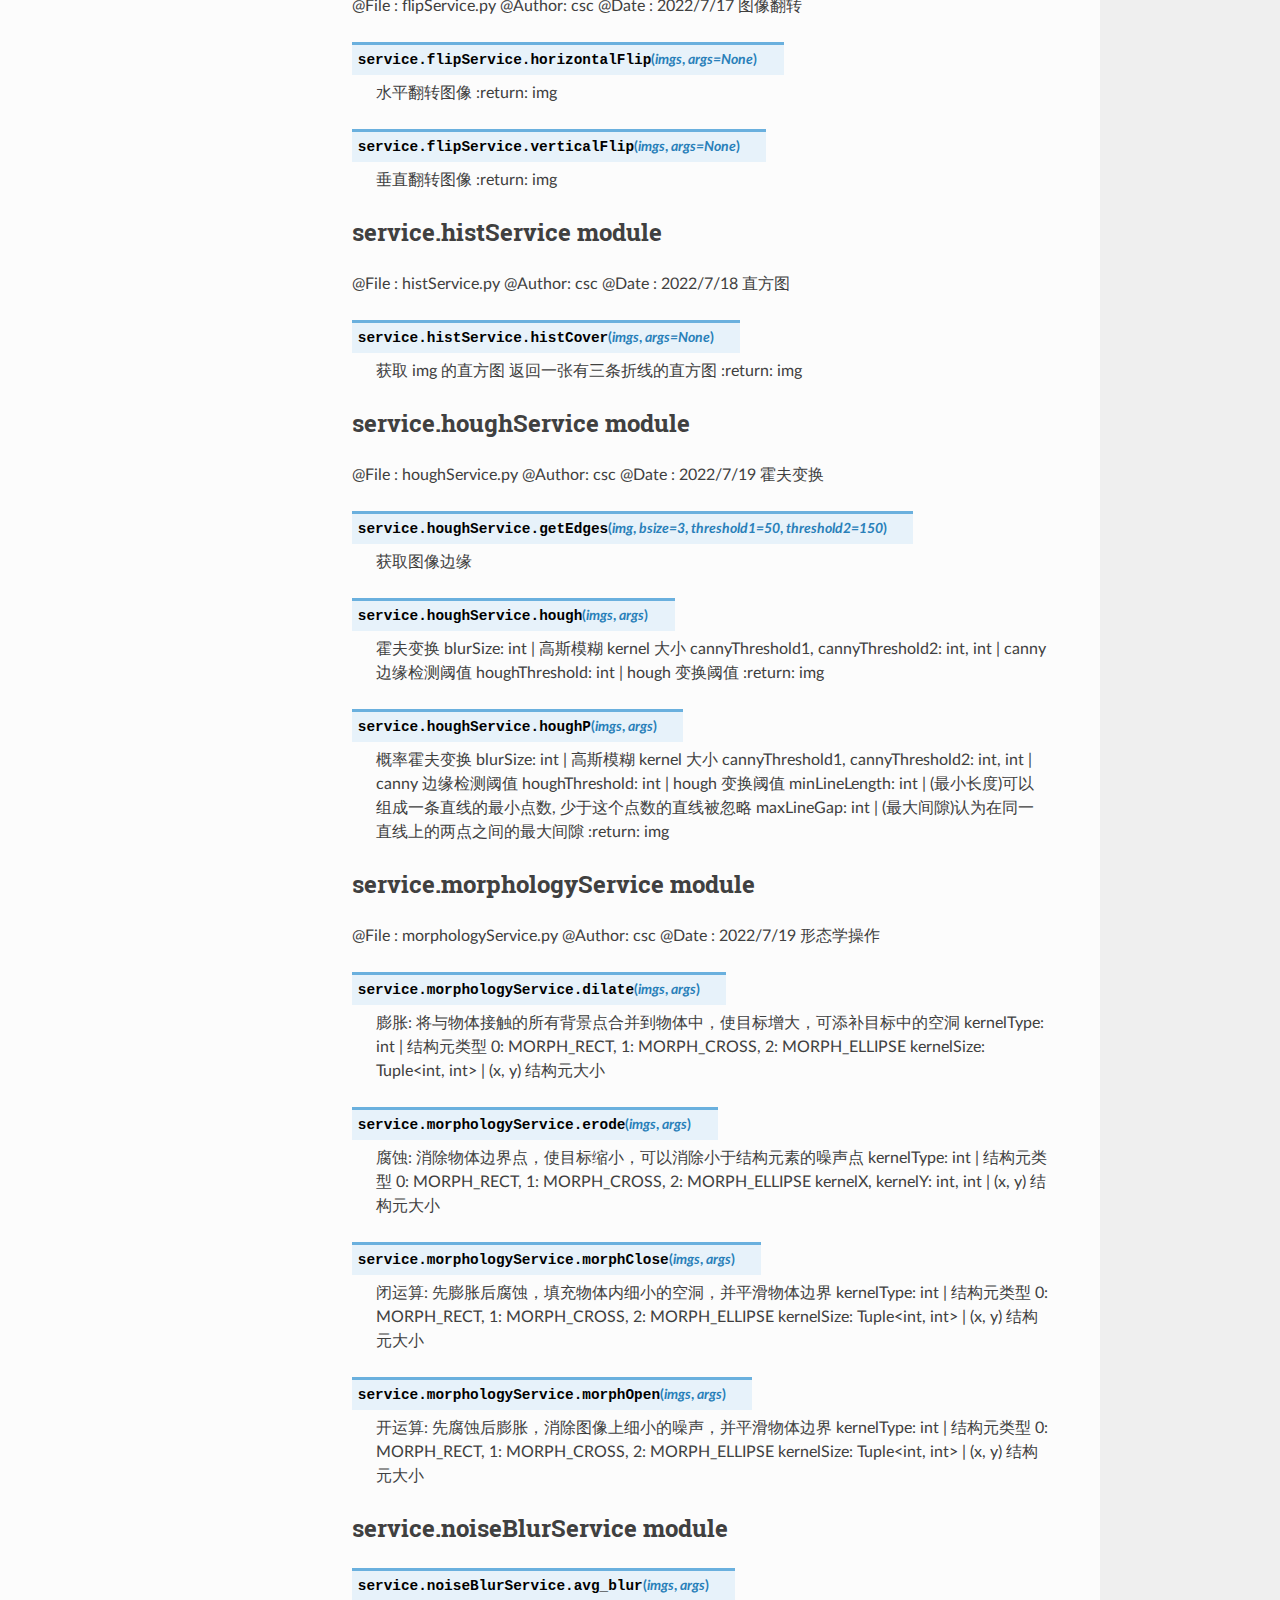
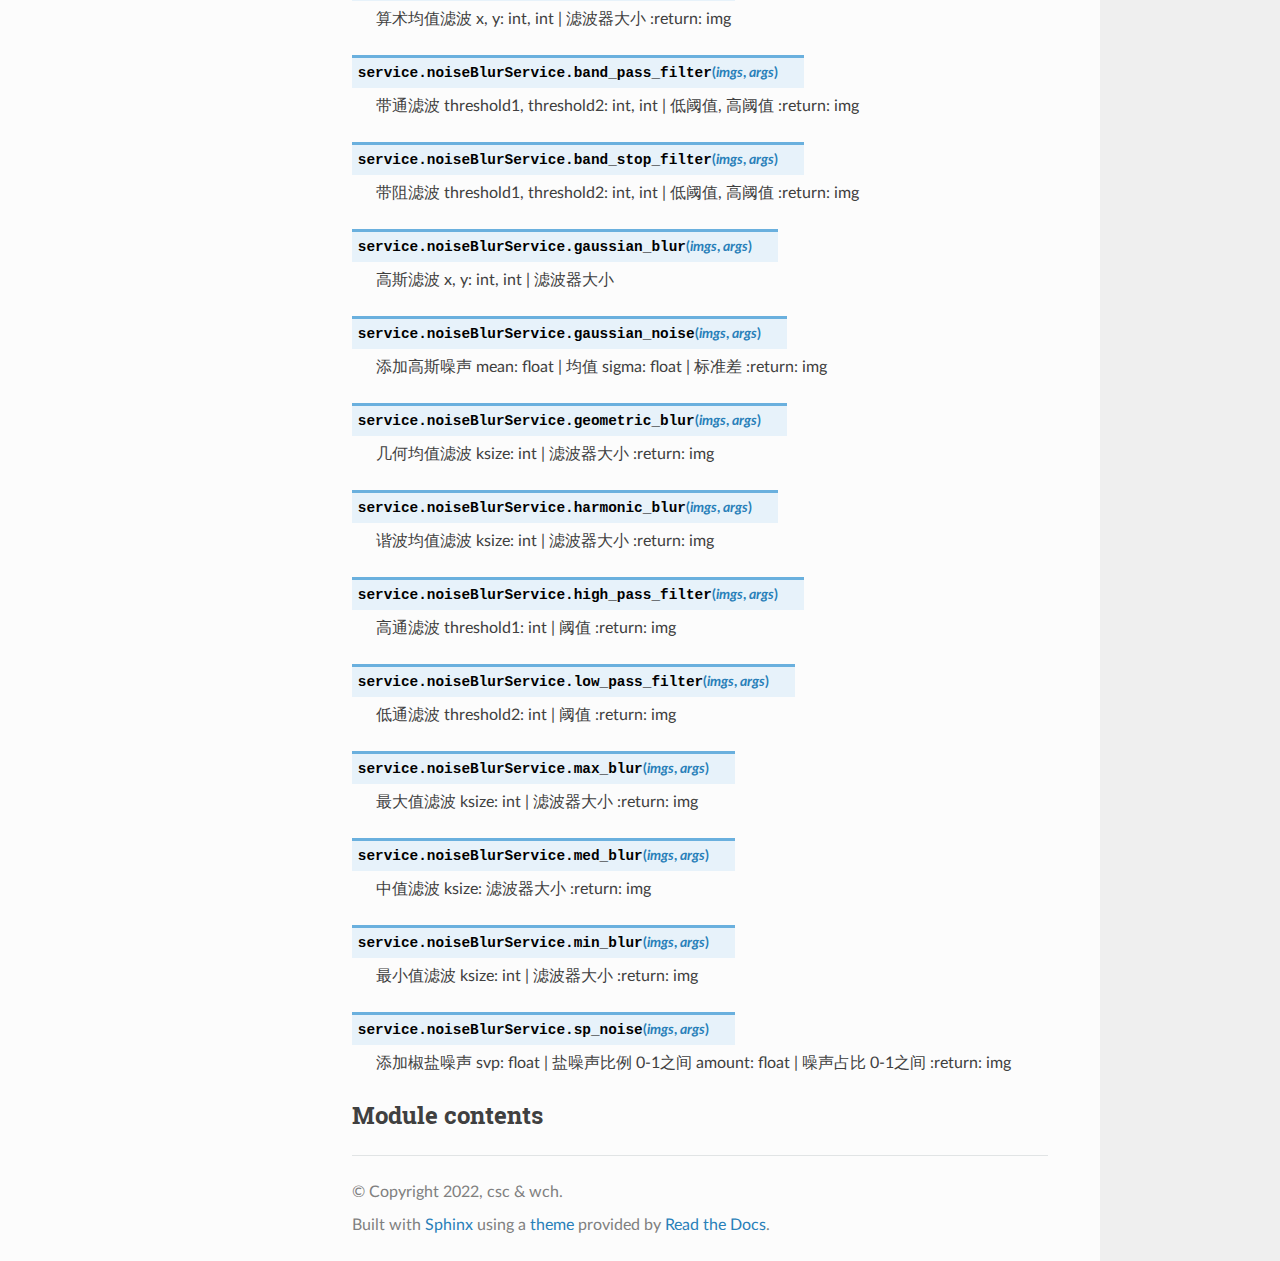
<file: doc/_build/html/service.html>
<!DOCTYPE html>
<html class="writer-html5" lang="en" >
<head>
  <meta charset="utf-8" /><meta name="generator" content="Docutils 0.17.1: http://docutils.sourceforge.net/" />

  <meta name="viewport" content="width=device-width, initial-scale=1.0" />
  <title>service package &mdash; DIPFA  documentation</title>
      <link rel="stylesheet" href="_static/pygments.css" type="text/css" />
      <link rel="stylesheet" href="_static/css/theme.css" type="text/css" />
  <!--[if lt IE 9]>
    <script src="_static/js/html5shiv.min.js"></script>
  <![endif]-->
  
        <script data-url_root="./" id="documentation_options" src="_static/documentation_options.js"></script>
        <script src="_static/jquery.js"></script>
        <script src="_static/underscore.js"></script>
        <script src="_static/_sphinx_javascript_frameworks_compat.js"></script>
        <script src="_static/doctools.js"></script>
    <script src="_static/js/theme.js"></script>
    <link rel="index" title="Index" href="genindex.html" />
    <link rel="search" title="Search" href="search.html" /> 
</head>

<body class="wy-body-for-nav"> 
  <div class="wy-grid-for-nav">
    <nav data-toggle="wy-nav-shift" class="wy-nav-side">
      <div class="wy-side-scroll">
        <div class="wy-side-nav-search" >
            <a href="index.html" class="icon icon-home"> DIPFA
          </a>
<div role="search">
  <form id="rtd-search-form" class="wy-form" action="search.html" method="get">
    <input type="text" name="q" placeholder="Search docs" />
    <input type="hidden" name="check_keywords" value="yes" />
    <input type="hidden" name="area" value="default" />
  </form>
</div>
        </div><div class="wy-menu wy-menu-vertical" data-spy="affix" role="navigation" aria-label="Navigation menu">
              <!-- Local TOC -->
              <div class="local-toc"><ul>
<li><a class="reference internal" href="#">service package</a><ul>
<li><a class="reference internal" href="#submodules">Submodules</a></li>
<li><a class="reference internal" href="#module-service.affineService">service.affineService module</a></li>
<li><a class="reference internal" href="#module-service.augmentService">service.augmentService module</a></li>
<li><a class="reference internal" href="#module-service.colorSpaceService">service.colorSpaceService module</a></li>
<li><a class="reference internal" href="#module-service.computeService">service.computeService module</a></li>
<li><a class="reference internal" href="#module-service.edgeDetectionService">service.edgeDetectionService module</a></li>
<li><a class="reference internal" href="#module-service.flipService">service.flipService module</a></li>
<li><a class="reference internal" href="#module-service.histService">service.histService module</a></li>
<li><a class="reference internal" href="#module-service.houghService">service.houghService module</a></li>
<li><a class="reference internal" href="#module-service.morphologyService">service.morphologyService module</a></li>
<li><a class="reference internal" href="#module-service.noiseBlurService">service.noiseBlurService module</a></li>
<li><a class="reference internal" href="#module-service">Module contents</a></li>
</ul>
</li>
</ul>
</div>
        </div>
      </div>
    </nav>

    <section data-toggle="wy-nav-shift" class="wy-nav-content-wrap"><nav class="wy-nav-top" aria-label="Mobile navigation menu" >
          <i data-toggle="wy-nav-top" class="fa fa-bars"></i>
          <a href="index.html">DIPFA</a>
      </nav>

      <div class="wy-nav-content">
        <div class="rst-content">
          <div role="navigation" aria-label="Page navigation">
  <ul class="wy-breadcrumbs">
      <li><a href="index.html" class="icon icon-home"></a> &raquo;</li>
      <li>service package</li>
      <li class="wy-breadcrumbs-aside">
            <a href="_sources/service.rst.txt" rel="nofollow"> View page source</a>
      </li>
  </ul>
  <hr/>
</div>
          <div role="main" class="document" itemscope="itemscope" itemtype="http://schema.org/Article">
           <div itemprop="articleBody">
             
  <section id="service-package">
<h1>service package<a class="headerlink" href="#service-package" title="Permalink to this heading"></a></h1>
<section id="submodules">
<h2>Submodules<a class="headerlink" href="#submodules" title="Permalink to this heading"></a></h2>
</section>
<section id="module-service.affineService">
<span id="service-affineservice-module"></span><h2>service.affineService module<a class="headerlink" href="#module-service.affineService" title="Permalink to this heading"></a></h2>
<p>&#64;File : affineService.py 
&#64;Author: csc
&#64;Date : 2022/7/19
仿射变换</p>
<dl class="py function">
<dt class="sig sig-object py" id="service.affineService.affine">
<span class="sig-prename descclassname"><span class="pre">service.affineService.</span></span><span class="sig-name descname"><span class="pre">affine</span></span><span class="sig-paren">(</span><em class="sig-param"><span class="n"><span class="pre">imgs</span></span></em>, <em class="sig-param"><span class="n"><span class="pre">args</span></span></em><span class="sig-paren">)</span><a class="headerlink" href="#service.affineService.affine" title="Permalink to this definition"></a></dt>
<dd><p>仿射变换
post1: Array&lt;Tuple&lt;float, float&gt;&gt; | [[x1, y1], [x2, y2], [x3, y3]]  三个点
post2: Array&lt;Tuple&lt;float, float&gt;&gt; | [[x1, y1], [x2, y2], [x3, y3]]  三个点
:return: img</p>
</dd></dl>

</section>
<section id="module-service.augmentService">
<span id="service-augmentservice-module"></span><h2>service.augmentService module<a class="headerlink" href="#module-service.augmentService" title="Permalink to this heading"></a></h2>
<dl class="py function">
<dt class="sig sig-object py" id="service.augmentService.butterworth_hp_filter">
<span class="sig-prename descclassname"><span class="pre">service.augmentService.</span></span><span class="sig-name descname"><span class="pre">butterworth_hp_filter</span></span><span class="sig-paren">(</span><em class="sig-param"><span class="n"><span class="pre">imgs</span></span></em>, <em class="sig-param"><span class="n"><span class="pre">args</span></span></em><span class="sig-paren">)</span><a class="headerlink" href="#service.augmentService.butterworth_hp_filter" title="Permalink to this definition"></a></dt>
<dd><p>巴特沃斯高通滤波
d0: int | 截止频率
n: int | 阶数
:return: img</p>
</dd></dl>

<dl class="py function">
<dt class="sig sig-object py" id="service.augmentService.butterworth_lp_filter">
<span class="sig-prename descclassname"><span class="pre">service.augmentService.</span></span><span class="sig-name descname"><span class="pre">butterworth_lp_filter</span></span><span class="sig-paren">(</span><em class="sig-param"><span class="n"><span class="pre">imgs</span></span></em>, <em class="sig-param"><span class="n"><span class="pre">args</span></span></em><span class="sig-paren">)</span><a class="headerlink" href="#service.augmentService.butterworth_lp_filter" title="Permalink to this definition"></a></dt>
<dd><p>巴特沃斯低通滤波
d0: int | 截止频率
n: int | 阶数
:return: img</p>
</dd></dl>

<dl class="py function">
<dt class="sig sig-object py" id="service.augmentService.frequency_filter">
<span class="sig-prename descclassname"><span class="pre">service.augmentService.</span></span><span class="sig-name descname"><span class="pre">frequency_filter</span></span><span class="sig-paren">(</span><em class="sig-param"><span class="n"><span class="pre">image</span></span></em>, <em class="sig-param"><span class="n"><span class="pre">filtered</span></span></em><span class="sig-paren">)</span><a class="headerlink" href="#service.augmentService.frequency_filter" title="Permalink to this definition"></a></dt>
<dd></dd></dl>

<dl class="py function">
<dt class="sig sig-object py" id="service.augmentService.gauss_hp_filter">
<span class="sig-prename descclassname"><span class="pre">service.augmentService.</span></span><span class="sig-name descname"><span class="pre">gauss_hp_filter</span></span><span class="sig-paren">(</span><em class="sig-param"><span class="n"><span class="pre">imgs</span></span></em>, <em class="sig-param"><span class="n"><span class="pre">args</span></span></em><span class="sig-paren">)</span><a class="headerlink" href="#service.augmentService.gauss_hp_filter" title="Permalink to this definition"></a></dt>
<dd><p>高斯高通滤波
d0: int | 截止频率
n: int | 阶数
:return: img</p>
</dd></dl>

<dl class="py function">
<dt class="sig sig-object py" id="service.augmentService.gauss_lp_filter">
<span class="sig-prename descclassname"><span class="pre">service.augmentService.</span></span><span class="sig-name descname"><span class="pre">gauss_lp_filter</span></span><span class="sig-paren">(</span><em class="sig-param"><span class="n"><span class="pre">imgs</span></span></em>, <em class="sig-param"><span class="n"><span class="pre">args</span></span></em><span class="sig-paren">)</span><a class="headerlink" href="#service.augmentService.gauss_lp_filter" title="Permalink to this definition"></a></dt>
<dd><p>高斯低通滤波
d0: int | 截止频率
n: int | 阶数
:return: img</p>
</dd></dl>

<dl class="py function">
<dt class="sig sig-object py" id="service.augmentService.hp_filter">
<span class="sig-prename descclassname"><span class="pre">service.augmentService.</span></span><span class="sig-name descname"><span class="pre">hp_filter</span></span><span class="sig-paren">(</span><em class="sig-param"><span class="n"><span class="pre">imgs</span></span></em>, <em class="sig-param"><span class="n"><span class="pre">args</span></span></em><span class="sig-paren">)</span><a class="headerlink" href="#service.augmentService.hp_filter" title="Permalink to this definition"></a></dt>
<dd><p>理想高通滤波
d0: int | 截止频率
:return: img</p>
</dd></dl>

<dl class="py function">
<dt class="sig sig-object py" id="service.augmentService.laplacian_grad">
<span class="sig-prename descclassname"><span class="pre">service.augmentService.</span></span><span class="sig-name descname"><span class="pre">laplacian_grad</span></span><span class="sig-paren">(</span><em class="sig-param"><span class="n"><span class="pre">imgs</span></span></em>, <em class="sig-param"><span class="n"><span class="pre">args</span></span><span class="o"><span class="pre">=</span></span><span class="default_value"><span class="pre">None</span></span></em><span class="sig-paren">)</span><a class="headerlink" href="#service.augmentService.laplacian_grad" title="Permalink to this definition"></a></dt>
<dd><p>Laplacian梯度算子</p>
</dd></dl>

<dl class="py function">
<dt class="sig sig-object py" id="service.augmentService.lp_filter">
<span class="sig-prename descclassname"><span class="pre">service.augmentService.</span></span><span class="sig-name descname"><span class="pre">lp_filter</span></span><span class="sig-paren">(</span><em class="sig-param"><span class="n"><span class="pre">imgs</span></span></em>, <em class="sig-param"><span class="n"><span class="pre">args</span></span></em><span class="sig-paren">)</span><a class="headerlink" href="#service.augmentService.lp_filter" title="Permalink to this definition"></a></dt>
<dd><p>理想低通滤波
d0: int | 截止频率
:return: img</p>
</dd></dl>

<dl class="py function">
<dt class="sig sig-object py" id="service.augmentService.prewitt_grad">
<span class="sig-prename descclassname"><span class="pre">service.augmentService.</span></span><span class="sig-name descname"><span class="pre">prewitt_grad</span></span><span class="sig-paren">(</span><em class="sig-param"><span class="n"><span class="pre">imgs</span></span></em>, <em class="sig-param"><span class="n"><span class="pre">args</span></span><span class="o"><span class="pre">=</span></span><span class="default_value"><span class="pre">None</span></span></em><span class="sig-paren">)</span><a class="headerlink" href="#service.augmentService.prewitt_grad" title="Permalink to this definition"></a></dt>
<dd><p>Prewitt梯度算子</p>
</dd></dl>

<dl class="py function">
<dt class="sig sig-object py" id="service.augmentService.roberts_grad">
<span class="sig-prename descclassname"><span class="pre">service.augmentService.</span></span><span class="sig-name descname"><span class="pre">roberts_grad</span></span><span class="sig-paren">(</span><em class="sig-param"><span class="n"><span class="pre">imgs</span></span></em>, <em class="sig-param"><span class="n"><span class="pre">args</span></span><span class="o"><span class="pre">=</span></span><span class="default_value"><span class="pre">None</span></span></em><span class="sig-paren">)</span><a class="headerlink" href="#service.augmentService.roberts_grad" title="Permalink to this definition"></a></dt>
<dd><p>Roberts 梯度算子
:return: img</p>
</dd></dl>

<dl class="py function">
<dt class="sig sig-object py" id="service.augmentService.sobel_grad">
<span class="sig-prename descclassname"><span class="pre">service.augmentService.</span></span><span class="sig-name descname"><span class="pre">sobel_grad</span></span><span class="sig-paren">(</span><em class="sig-param"><span class="n"><span class="pre">imgs</span></span></em>, <em class="sig-param"><span class="n"><span class="pre">args</span></span><span class="o"><span class="pre">=</span></span><span class="default_value"><span class="pre">None</span></span></em><span class="sig-paren">)</span><a class="headerlink" href="#service.augmentService.sobel_grad" title="Permalink to this definition"></a></dt>
<dd><p>Sobel 梯度算子</p>
</dd></dl>

</section>
<section id="module-service.colorSpaceService">
<span id="service-colorspaceservice-module"></span><h2>service.colorSpaceService module<a class="headerlink" href="#module-service.colorSpaceService" title="Permalink to this heading"></a></h2>
<p>&#64;File : colorSpaceService.py
&#64;Author: csc
&#64;Date : 2022/6/22
色彩空间</p>
<dl class="py function">
<dt class="sig sig-object py" id="service.colorSpaceService.getHSV">
<span class="sig-prename descclassname"><span class="pre">service.colorSpaceService.</span></span><span class="sig-name descname"><span class="pre">getHSV</span></span><span class="sig-paren">(</span><em class="sig-param"><span class="n"><span class="pre">imgs</span></span></em>, <em class="sig-param"><span class="n"><span class="pre">args</span></span><span class="o"><span class="pre">=</span></span><span class="default_value"><span class="pre">None</span></span></em><span class="sig-paren">)</span> <span class="sig-return"><span class="sig-return-icon">&#x2192;</span> <span class="sig-return-typehint"><span class="pre">tuple</span></span></span><a class="headerlink" href="#service.colorSpaceService.getHSV" title="Permalink to this definition"></a></dt>
<dd><p>返回 HSV 三个通道对应的彩色图
:return: Tuple&lt;img, img, img&gt;</p>
</dd></dl>

<dl class="py function">
<dt class="sig sig-object py" id="service.colorSpaceService.getRGB">
<span class="sig-prename descclassname"><span class="pre">service.colorSpaceService.</span></span><span class="sig-name descname"><span class="pre">getRGB</span></span><span class="sig-paren">(</span><em class="sig-param"><span class="n"><span class="pre">imgs</span></span></em>, <em class="sig-param"><span class="n"><span class="pre">args</span></span><span class="o"><span class="pre">=</span></span><span class="default_value"><span class="pre">None</span></span></em><span class="sig-paren">)</span> <span class="sig-return"><span class="sig-return-icon">&#x2192;</span> <span class="sig-return-typehint"><span class="pre">tuple</span></span></span><a class="headerlink" href="#service.colorSpaceService.getRGB" title="Permalink to this definition"></a></dt>
<dd><p>返回 RGB 三个通道对应的彩色图
:return: Tuple&lt;img, img, img&gt;</p>
</dd></dl>

</section>
<section id="module-service.computeService">
<span id="service-computeservice-module"></span><h2>service.computeService module<a class="headerlink" href="#module-service.computeService" title="Permalink to this heading"></a></h2>
<dl class="py function">
<dt class="sig sig-object py" id="service.computeService.add">
<span class="sig-prename descclassname"><span class="pre">service.computeService.</span></span><span class="sig-name descname"><span class="pre">add</span></span><span class="sig-paren">(</span><em class="sig-param"><span class="n"><span class="pre">imgs</span></span></em>, <em class="sig-param"><span class="n"><span class="pre">args</span></span><span class="o"><span class="pre">=</span></span><span class="default_value"><span class="pre">None</span></span></em><span class="sig-paren">)</span><a class="headerlink" href="#service.computeService.add" title="Permalink to this definition"></a></dt>
<dd><p>加法运算
:return: img</p>
</dd></dl>

<dl class="py function">
<dt class="sig sig-object py" id="service.computeService.andOp">
<span class="sig-prename descclassname"><span class="pre">service.computeService.</span></span><span class="sig-name descname"><span class="pre">andOp</span></span><span class="sig-paren">(</span><em class="sig-param"><span class="n"><span class="pre">imgs</span></span></em>, <em class="sig-param"><span class="n"><span class="pre">args</span></span><span class="o"><span class="pre">=</span></span><span class="default_value"><span class="pre">None</span></span></em><span class="sig-paren">)</span><a class="headerlink" href="#service.computeService.andOp" title="Permalink to this definition"></a></dt>
<dd><p>与运算
:return: img</p>
</dd></dl>

<dl class="py function">
<dt class="sig sig-object py" id="service.computeService.divide">
<span class="sig-prename descclassname"><span class="pre">service.computeService.</span></span><span class="sig-name descname"><span class="pre">divide</span></span><span class="sig-paren">(</span><em class="sig-param"><span class="n"><span class="pre">imgs</span></span></em>, <em class="sig-param"><span class="n"><span class="pre">args</span></span><span class="o"><span class="pre">=</span></span><span class="default_value"><span class="pre">None</span></span></em><span class="sig-paren">)</span><a class="headerlink" href="#service.computeService.divide" title="Permalink to this definition"></a></dt>
<dd><p>除法运算
:return: img</p>
</dd></dl>

<dl class="py function">
<dt class="sig sig-object py" id="service.computeService.multiply">
<span class="sig-prename descclassname"><span class="pre">service.computeService.</span></span><span class="sig-name descname"><span class="pre">multiply</span></span><span class="sig-paren">(</span><em class="sig-param"><span class="n"><span class="pre">imgs</span></span></em>, <em class="sig-param"><span class="n"><span class="pre">args</span></span><span class="o"><span class="pre">=</span></span><span class="default_value"><span class="pre">None</span></span></em><span class="sig-paren">)</span><a class="headerlink" href="#service.computeService.multiply" title="Permalink to this definition"></a></dt>
<dd><p>乘法运算
:return: img</p>
</dd></dl>

<dl class="py function">
<dt class="sig sig-object py" id="service.computeService.notOp">
<span class="sig-prename descclassname"><span class="pre">service.computeService.</span></span><span class="sig-name descname"><span class="pre">notOp</span></span><span class="sig-paren">(</span><em class="sig-param"><span class="n"><span class="pre">imgs</span></span></em>, <em class="sig-param"><span class="n"><span class="pre">args</span></span><span class="o"><span class="pre">=</span></span><span class="default_value"><span class="pre">None</span></span></em><span class="sig-paren">)</span><a class="headerlink" href="#service.computeService.notOp" title="Permalink to this definition"></a></dt>
<dd><p>非运算
:return: img</p>
</dd></dl>

<dl class="py function">
<dt class="sig sig-object py" id="service.computeService.orOp">
<span class="sig-prename descclassname"><span class="pre">service.computeService.</span></span><span class="sig-name descname"><span class="pre">orOp</span></span><span class="sig-paren">(</span><em class="sig-param"><span class="n"><span class="pre">imgs</span></span></em>, <em class="sig-param"><span class="n"><span class="pre">args</span></span><span class="o"><span class="pre">=</span></span><span class="default_value"><span class="pre">None</span></span></em><span class="sig-paren">)</span><a class="headerlink" href="#service.computeService.orOp" title="Permalink to this definition"></a></dt>
<dd><p>或运算
:return: img</p>
</dd></dl>

<dl class="py function">
<dt class="sig sig-object py" id="service.computeService.rotate">
<span class="sig-prename descclassname"><span class="pre">service.computeService.</span></span><span class="sig-name descname"><span class="pre">rotate</span></span><span class="sig-paren">(</span><em class="sig-param"><span class="n"><span class="pre">imgs</span></span></em>, <em class="sig-param"><span class="n"><span class="pre">args</span></span></em><span class="sig-paren">)</span><a class="headerlink" href="#service.computeService.rotate" title="Permalink to this definition"></a></dt>
<dd><p>旋转
x, y: int, int | 旋转中心
deg: float | 旋转角度
:return: img</p>
</dd></dl>

<dl class="py function">
<dt class="sig sig-object py" id="service.computeService.scale">
<span class="sig-prename descclassname"><span class="pre">service.computeService.</span></span><span class="sig-name descname"><span class="pre">scale</span></span><span class="sig-paren">(</span><em class="sig-param"><span class="n"><span class="pre">imgs</span></span></em>, <em class="sig-param"><span class="n"><span class="pre">args</span></span></em><span class="sig-paren">)</span><a class="headerlink" href="#service.computeService.scale" title="Permalink to this definition"></a></dt>
<dd><p>缩放
xArg, yArg: int, int | 目标大小
:return: img</p>
</dd></dl>

<dl class="py function">
<dt class="sig sig-object py" id="service.computeService.subtract">
<span class="sig-prename descclassname"><span class="pre">service.computeService.</span></span><span class="sig-name descname"><span class="pre">subtract</span></span><span class="sig-paren">(</span><em class="sig-param"><span class="n"><span class="pre">imgs</span></span></em>, <em class="sig-param"><span class="n"><span class="pre">args</span></span><span class="o"><span class="pre">=</span></span><span class="default_value"><span class="pre">None</span></span></em><span class="sig-paren">)</span><a class="headerlink" href="#service.computeService.subtract" title="Permalink to this definition"></a></dt>
<dd><p>减法运算
:return: img</p>
</dd></dl>

<dl class="py function">
<dt class="sig sig-object py" id="service.computeService.translate">
<span class="sig-prename descclassname"><span class="pre">service.computeService.</span></span><span class="sig-name descname"><span class="pre">translate</span></span><span class="sig-paren">(</span><em class="sig-param"><span class="n"><span class="pre">imgs</span></span></em>, <em class="sig-param"><span class="n"><span class="pre">args</span></span></em><span class="sig-paren">)</span><a class="headerlink" href="#service.computeService.translate" title="Permalink to this definition"></a></dt>
<dd><p>平移
xArg, yArg: float, float | x, y 方向上的平移距离
:return: img</p>
</dd></dl>

</section>
<section id="module-service.edgeDetectionService">
<span id="service-edgedetectionservice-module"></span><h2>service.edgeDetectionService module<a class="headerlink" href="#module-service.edgeDetectionService" title="Permalink to this heading"></a></h2>
<dl class="py function">
<dt class="sig sig-object py" id="service.edgeDetectionService.LoG">
<span class="sig-prename descclassname"><span class="pre">service.edgeDetectionService.</span></span><span class="sig-name descname"><span class="pre">LoG</span></span><span class="sig-paren">(</span><em class="sig-param"><span class="n"><span class="pre">imgs</span></span></em>, <em class="sig-param"><span class="n"><span class="pre">args</span></span></em><span class="sig-paren">)</span><a class="headerlink" href="#service.edgeDetectionService.LoG" title="Permalink to this definition"></a></dt>
<dd><p>LoG 边缘算子
blurSize: int | 高斯模糊 kernel 大小
:return: img</p>
</dd></dl>

<dl class="py function">
<dt class="sig sig-object py" id="service.edgeDetectionService.canny">
<span class="sig-prename descclassname"><span class="pre">service.edgeDetectionService.</span></span><span class="sig-name descname"><span class="pre">canny</span></span><span class="sig-paren">(</span><em class="sig-param"><span class="n"><span class="pre">imgs</span></span></em>, <em class="sig-param"><span class="n"><span class="pre">args</span></span></em><span class="sig-paren">)</span><a class="headerlink" href="#service.edgeDetectionService.canny" title="Permalink to this definition"></a></dt>
<dd><p>Canny 边缘检测
blurSize: int | 高斯模糊 kernel 大小
threshold1, threshold2: int, int | 低, 高阈值
:return: img</p>
</dd></dl>

<dl class="py function">
<dt class="sig sig-object py" id="service.edgeDetectionService.laplacian">
<span class="sig-prename descclassname"><span class="pre">service.edgeDetectionService.</span></span><span class="sig-name descname"><span class="pre">laplacian</span></span><span class="sig-paren">(</span><em class="sig-param"><span class="n"><span class="pre">imgs</span></span></em>, <em class="sig-param"><span class="n"><span class="pre">args</span></span></em><span class="sig-paren">)</span><a class="headerlink" href="#service.edgeDetectionService.laplacian" title="Permalink to this definition"></a></dt>
<dd><p>Laplacian 算子
blurSize: int | 高斯模糊 kernel 大小
ksize: int | 算子大小
:return: img</p>
</dd></dl>

<dl class="py function">
<dt class="sig sig-object py" id="service.edgeDetectionService.roberts">
<span class="sig-prename descclassname"><span class="pre">service.edgeDetectionService.</span></span><span class="sig-name descname"><span class="pre">roberts</span></span><span class="sig-paren">(</span><em class="sig-param"><span class="n"><span class="pre">imgs</span></span></em>, <em class="sig-param"><span class="n"><span class="pre">args</span></span><span class="o"><span class="pre">=</span></span><span class="default_value"><span class="pre">None</span></span></em><span class="sig-paren">)</span><a class="headerlink" href="#service.edgeDetectionService.roberts" title="Permalink to this definition"></a></dt>
<dd><p>Roberts 算子
:return: img</p>
</dd></dl>

<dl class="py function">
<dt class="sig sig-object py" id="service.edgeDetectionService.sobel">
<span class="sig-prename descclassname"><span class="pre">service.edgeDetectionService.</span></span><span class="sig-name descname"><span class="pre">sobel</span></span><span class="sig-paren">(</span><em class="sig-param"><span class="n"><span class="pre">imgs</span></span></em>, <em class="sig-param"><span class="n"><span class="pre">args</span></span><span class="o"><span class="pre">=</span></span><span class="default_value"><span class="pre">None</span></span></em><span class="sig-paren">)</span><a class="headerlink" href="#service.edgeDetectionService.sobel" title="Permalink to this definition"></a></dt>
<dd><p>Sobel 算子
:return: img</p>
</dd></dl>

</section>
<section id="module-service.flipService">
<span id="service-flipservice-module"></span><h2>service.flipService module<a class="headerlink" href="#module-service.flipService" title="Permalink to this heading"></a></h2>
<p>&#64;File : flipService.py 
&#64;Author: csc
&#64;Date : 2022/7/17
图像翻转</p>
<dl class="py function">
<dt class="sig sig-object py" id="service.flipService.horizontalFlip">
<span class="sig-prename descclassname"><span class="pre">service.flipService.</span></span><span class="sig-name descname"><span class="pre">horizontalFlip</span></span><span class="sig-paren">(</span><em class="sig-param"><span class="n"><span class="pre">imgs</span></span></em>, <em class="sig-param"><span class="n"><span class="pre">args</span></span><span class="o"><span class="pre">=</span></span><span class="default_value"><span class="pre">None</span></span></em><span class="sig-paren">)</span><a class="headerlink" href="#service.flipService.horizontalFlip" title="Permalink to this definition"></a></dt>
<dd><p>水平翻转图像
:return: img</p>
</dd></dl>

<dl class="py function">
<dt class="sig sig-object py" id="service.flipService.verticalFlip">
<span class="sig-prename descclassname"><span class="pre">service.flipService.</span></span><span class="sig-name descname"><span class="pre">verticalFlip</span></span><span class="sig-paren">(</span><em class="sig-param"><span class="n"><span class="pre">imgs</span></span></em>, <em class="sig-param"><span class="n"><span class="pre">args</span></span><span class="o"><span class="pre">=</span></span><span class="default_value"><span class="pre">None</span></span></em><span class="sig-paren">)</span><a class="headerlink" href="#service.flipService.verticalFlip" title="Permalink to this definition"></a></dt>
<dd><p>垂直翻转图像
:return: img</p>
</dd></dl>

</section>
<section id="module-service.histService">
<span id="service-histservice-module"></span><h2>service.histService module<a class="headerlink" href="#module-service.histService" title="Permalink to this heading"></a></h2>
<p>&#64;File : histService.py 
&#64;Author: csc
&#64;Date : 2022/7/18
直方图</p>
<dl class="py function">
<dt class="sig sig-object py" id="service.histService.histCover">
<span class="sig-prename descclassname"><span class="pre">service.histService.</span></span><span class="sig-name descname"><span class="pre">histCover</span></span><span class="sig-paren">(</span><em class="sig-param"><span class="n"><span class="pre">imgs</span></span></em>, <em class="sig-param"><span class="n"><span class="pre">args</span></span><span class="o"><span class="pre">=</span></span><span class="default_value"><span class="pre">None</span></span></em><span class="sig-paren">)</span><a class="headerlink" href="#service.histService.histCover" title="Permalink to this definition"></a></dt>
<dd><p>获取 img 的直方图
返回一张有三条折线的直方图
:return: img</p>
</dd></dl>

</section>
<section id="module-service.houghService">
<span id="service-houghservice-module"></span><h2>service.houghService module<a class="headerlink" href="#module-service.houghService" title="Permalink to this heading"></a></h2>
<p>&#64;File : houghService.py 
&#64;Author: csc
&#64;Date : 2022/7/19
霍夫变换</p>
<dl class="py function">
<dt class="sig sig-object py" id="service.houghService.getEdges">
<span class="sig-prename descclassname"><span class="pre">service.houghService.</span></span><span class="sig-name descname"><span class="pre">getEdges</span></span><span class="sig-paren">(</span><em class="sig-param"><span class="n"><span class="pre">img</span></span></em>, <em class="sig-param"><span class="n"><span class="pre">bsize</span></span><span class="o"><span class="pre">=</span></span><span class="default_value"><span class="pre">3</span></span></em>, <em class="sig-param"><span class="n"><span class="pre">threshold1</span></span><span class="o"><span class="pre">=</span></span><span class="default_value"><span class="pre">50</span></span></em>, <em class="sig-param"><span class="n"><span class="pre">threshold2</span></span><span class="o"><span class="pre">=</span></span><span class="default_value"><span class="pre">150</span></span></em><span class="sig-paren">)</span><a class="headerlink" href="#service.houghService.getEdges" title="Permalink to this definition"></a></dt>
<dd><p>获取图像边缘</p>
</dd></dl>

<dl class="py function">
<dt class="sig sig-object py" id="service.houghService.hough">
<span class="sig-prename descclassname"><span class="pre">service.houghService.</span></span><span class="sig-name descname"><span class="pre">hough</span></span><span class="sig-paren">(</span><em class="sig-param"><span class="n"><span class="pre">imgs</span></span></em>, <em class="sig-param"><span class="n"><span class="pre">args</span></span></em><span class="sig-paren">)</span><a class="headerlink" href="#service.houghService.hough" title="Permalink to this definition"></a></dt>
<dd><p>霍夫变换
blurSize: int | 高斯模糊 kernel 大小
cannyThreshold1, cannyThreshold2: int, int | canny 边缘检测阈值
houghThreshold: int | hough 变换阈值
:return: img</p>
</dd></dl>

<dl class="py function">
<dt class="sig sig-object py" id="service.houghService.houghP">
<span class="sig-prename descclassname"><span class="pre">service.houghService.</span></span><span class="sig-name descname"><span class="pre">houghP</span></span><span class="sig-paren">(</span><em class="sig-param"><span class="n"><span class="pre">imgs</span></span></em>, <em class="sig-param"><span class="n"><span class="pre">args</span></span></em><span class="sig-paren">)</span><a class="headerlink" href="#service.houghService.houghP" title="Permalink to this definition"></a></dt>
<dd><p>概率霍夫变换
blurSize: int | 高斯模糊 kernel 大小
cannyThreshold1, cannyThreshold2: int, int | canny 边缘检测阈值
houghThreshold: int | hough 变换阈值
minLineLength: int | (最小长度)可以组成一条直线的最小点数, 少于这个点数的直线被忽略
maxLineGap: int | (最大间隙)认为在同一直线上的两点之间的最大间隙
:return: img</p>
</dd></dl>

</section>
<section id="module-service.morphologyService">
<span id="service-morphologyservice-module"></span><h2>service.morphologyService module<a class="headerlink" href="#module-service.morphologyService" title="Permalink to this heading"></a></h2>
<p>&#64;File : morphologyService.py 
&#64;Author: csc
&#64;Date : 2022/7/19
形态学操作</p>
<dl class="py function">
<dt class="sig sig-object py" id="service.morphologyService.dilate">
<span class="sig-prename descclassname"><span class="pre">service.morphologyService.</span></span><span class="sig-name descname"><span class="pre">dilate</span></span><span class="sig-paren">(</span><em class="sig-param"><span class="n"><span class="pre">imgs</span></span></em>, <em class="sig-param"><span class="n"><span class="pre">args</span></span></em><span class="sig-paren">)</span><a class="headerlink" href="#service.morphologyService.dilate" title="Permalink to this definition"></a></dt>
<dd><p>膨胀: 将与物体接触的所有背景点合并到物体中，使目标增大，可添补目标中的空洞
kernelType: int | 结构元类型 0: MORPH_RECT, 1: MORPH_CROSS, 2: MORPH_ELLIPSE
kernelSize: Tuple&lt;int, int&gt; | (x, y) 结构元大小</p>
</dd></dl>

<dl class="py function">
<dt class="sig sig-object py" id="service.morphologyService.erode">
<span class="sig-prename descclassname"><span class="pre">service.morphologyService.</span></span><span class="sig-name descname"><span class="pre">erode</span></span><span class="sig-paren">(</span><em class="sig-param"><span class="n"><span class="pre">imgs</span></span></em>, <em class="sig-param"><span class="n"><span class="pre">args</span></span></em><span class="sig-paren">)</span><a class="headerlink" href="#service.morphologyService.erode" title="Permalink to this definition"></a></dt>
<dd><p>腐蚀: 消除物体边界点，使目标缩小，可以消除小于结构元素的噪声点
kernelType: int | 结构元类型 0: MORPH_RECT, 1: MORPH_CROSS, 2: MORPH_ELLIPSE
kernelX, kernelY: int, int | (x, y) 结构元大小</p>
</dd></dl>

<dl class="py function">
<dt class="sig sig-object py" id="service.morphologyService.morphClose">
<span class="sig-prename descclassname"><span class="pre">service.morphologyService.</span></span><span class="sig-name descname"><span class="pre">morphClose</span></span><span class="sig-paren">(</span><em class="sig-param"><span class="n"><span class="pre">imgs</span></span></em>, <em class="sig-param"><span class="n"><span class="pre">args</span></span></em><span class="sig-paren">)</span><a class="headerlink" href="#service.morphologyService.morphClose" title="Permalink to this definition"></a></dt>
<dd><p>闭运算: 先膨胀后腐蚀，填充物体内细小的空洞，并平滑物体边界
kernelType: int | 结构元类型 0: MORPH_RECT, 1: MORPH_CROSS, 2: MORPH_ELLIPSE
kernelSize: Tuple&lt;int, int&gt; | (x, y) 结构元大小</p>
</dd></dl>

<dl class="py function">
<dt class="sig sig-object py" id="service.morphologyService.morphOpen">
<span class="sig-prename descclassname"><span class="pre">service.morphologyService.</span></span><span class="sig-name descname"><span class="pre">morphOpen</span></span><span class="sig-paren">(</span><em class="sig-param"><span class="n"><span class="pre">imgs</span></span></em>, <em class="sig-param"><span class="n"><span class="pre">args</span></span></em><span class="sig-paren">)</span><a class="headerlink" href="#service.morphologyService.morphOpen" title="Permalink to this definition"></a></dt>
<dd><p>开运算: 先腐蚀后膨胀，消除图像上细小的噪声，并平滑物体边界
kernelType: int | 结构元类型 0: MORPH_RECT, 1: MORPH_CROSS, 2: MORPH_ELLIPSE
kernelSize: Tuple&lt;int, int&gt; | (x, y) 结构元大小</p>
</dd></dl>

</section>
<section id="module-service.noiseBlurService">
<span id="service-noiseblurservice-module"></span><h2>service.noiseBlurService module<a class="headerlink" href="#module-service.noiseBlurService" title="Permalink to this heading"></a></h2>
<dl class="py function">
<dt class="sig sig-object py" id="service.noiseBlurService.avg_blur">
<span class="sig-prename descclassname"><span class="pre">service.noiseBlurService.</span></span><span class="sig-name descname"><span class="pre">avg_blur</span></span><span class="sig-paren">(</span><em class="sig-param"><span class="n"><span class="pre">imgs</span></span></em>, <em class="sig-param"><span class="n"><span class="pre">args</span></span></em><span class="sig-paren">)</span><a class="headerlink" href="#service.noiseBlurService.avg_blur" title="Permalink to this definition"></a></dt>
<dd><p>算术均值滤波
x, y: int, int | 滤波器大小
:return: img</p>
</dd></dl>

<dl class="py function">
<dt class="sig sig-object py" id="service.noiseBlurService.band_pass_filter">
<span class="sig-prename descclassname"><span class="pre">service.noiseBlurService.</span></span><span class="sig-name descname"><span class="pre">band_pass_filter</span></span><span class="sig-paren">(</span><em class="sig-param"><span class="n"><span class="pre">imgs</span></span></em>, <em class="sig-param"><span class="n"><span class="pre">args</span></span></em><span class="sig-paren">)</span><a class="headerlink" href="#service.noiseBlurService.band_pass_filter" title="Permalink to this definition"></a></dt>
<dd><p>带通滤波
threshold1, threshold2: int, int | 低阈值, 高阈值
:return: img</p>
</dd></dl>

<dl class="py function">
<dt class="sig sig-object py" id="service.noiseBlurService.band_stop_filter">
<span class="sig-prename descclassname"><span class="pre">service.noiseBlurService.</span></span><span class="sig-name descname"><span class="pre">band_stop_filter</span></span><span class="sig-paren">(</span><em class="sig-param"><span class="n"><span class="pre">imgs</span></span></em>, <em class="sig-param"><span class="n"><span class="pre">args</span></span></em><span class="sig-paren">)</span><a class="headerlink" href="#service.noiseBlurService.band_stop_filter" title="Permalink to this definition"></a></dt>
<dd><p>带阻滤波
threshold1, threshold2: int, int | 低阈值, 高阈值
:return: img</p>
</dd></dl>

<dl class="py function">
<dt class="sig sig-object py" id="service.noiseBlurService.gaussian_blur">
<span class="sig-prename descclassname"><span class="pre">service.noiseBlurService.</span></span><span class="sig-name descname"><span class="pre">gaussian_blur</span></span><span class="sig-paren">(</span><em class="sig-param"><span class="n"><span class="pre">imgs</span></span></em>, <em class="sig-param"><span class="n"><span class="pre">args</span></span></em><span class="sig-paren">)</span><a class="headerlink" href="#service.noiseBlurService.gaussian_blur" title="Permalink to this definition"></a></dt>
<dd><p>高斯滤波
x, y: int, int | 滤波器大小</p>
</dd></dl>

<dl class="py function">
<dt class="sig sig-object py" id="service.noiseBlurService.gaussian_noise">
<span class="sig-prename descclassname"><span class="pre">service.noiseBlurService.</span></span><span class="sig-name descname"><span class="pre">gaussian_noise</span></span><span class="sig-paren">(</span><em class="sig-param"><span class="n"><span class="pre">imgs</span></span></em>, <em class="sig-param"><span class="n"><span class="pre">args</span></span></em><span class="sig-paren">)</span><a class="headerlink" href="#service.noiseBlurService.gaussian_noise" title="Permalink to this definition"></a></dt>
<dd><p>添加高斯噪声
mean: float | 均值
sigma: float | 标准差
:return: img</p>
</dd></dl>

<dl class="py function">
<dt class="sig sig-object py" id="service.noiseBlurService.geometric_blur">
<span class="sig-prename descclassname"><span class="pre">service.noiseBlurService.</span></span><span class="sig-name descname"><span class="pre">geometric_blur</span></span><span class="sig-paren">(</span><em class="sig-param"><span class="n"><span class="pre">imgs</span></span></em>, <em class="sig-param"><span class="n"><span class="pre">args</span></span></em><span class="sig-paren">)</span><a class="headerlink" href="#service.noiseBlurService.geometric_blur" title="Permalink to this definition"></a></dt>
<dd><p>几何均值滤波
ksize: int | 滤波器大小
:return: img</p>
</dd></dl>

<dl class="py function">
<dt class="sig sig-object py" id="service.noiseBlurService.harmonic_blur">
<span class="sig-prename descclassname"><span class="pre">service.noiseBlurService.</span></span><span class="sig-name descname"><span class="pre">harmonic_blur</span></span><span class="sig-paren">(</span><em class="sig-param"><span class="n"><span class="pre">imgs</span></span></em>, <em class="sig-param"><span class="n"><span class="pre">args</span></span></em><span class="sig-paren">)</span><a class="headerlink" href="#service.noiseBlurService.harmonic_blur" title="Permalink to this definition"></a></dt>
<dd><p>谐波均值滤波
ksize: int | 滤波器大小
:return: img</p>
</dd></dl>

<dl class="py function">
<dt class="sig sig-object py" id="service.noiseBlurService.high_pass_filter">
<span class="sig-prename descclassname"><span class="pre">service.noiseBlurService.</span></span><span class="sig-name descname"><span class="pre">high_pass_filter</span></span><span class="sig-paren">(</span><em class="sig-param"><span class="n"><span class="pre">imgs</span></span></em>, <em class="sig-param"><span class="n"><span class="pre">args</span></span></em><span class="sig-paren">)</span><a class="headerlink" href="#service.noiseBlurService.high_pass_filter" title="Permalink to this definition"></a></dt>
<dd><p>高通滤波
threshold1: int | 阈值
:return: img</p>
</dd></dl>

<dl class="py function">
<dt class="sig sig-object py" id="service.noiseBlurService.low_pass_filter">
<span class="sig-prename descclassname"><span class="pre">service.noiseBlurService.</span></span><span class="sig-name descname"><span class="pre">low_pass_filter</span></span><span class="sig-paren">(</span><em class="sig-param"><span class="n"><span class="pre">imgs</span></span></em>, <em class="sig-param"><span class="n"><span class="pre">args</span></span></em><span class="sig-paren">)</span><a class="headerlink" href="#service.noiseBlurService.low_pass_filter" title="Permalink to this definition"></a></dt>
<dd><p>低通滤波
threshold2: int | 阈值
:return: img</p>
</dd></dl>

<dl class="py function">
<dt class="sig sig-object py" id="service.noiseBlurService.max_blur">
<span class="sig-prename descclassname"><span class="pre">service.noiseBlurService.</span></span><span class="sig-name descname"><span class="pre">max_blur</span></span><span class="sig-paren">(</span><em class="sig-param"><span class="n"><span class="pre">imgs</span></span></em>, <em class="sig-param"><span class="n"><span class="pre">args</span></span></em><span class="sig-paren">)</span><a class="headerlink" href="#service.noiseBlurService.max_blur" title="Permalink to this definition"></a></dt>
<dd><p>最大值滤波
ksize: int | 滤波器大小
:return: img</p>
</dd></dl>

<dl class="py function">
<dt class="sig sig-object py" id="service.noiseBlurService.med_blur">
<span class="sig-prename descclassname"><span class="pre">service.noiseBlurService.</span></span><span class="sig-name descname"><span class="pre">med_blur</span></span><span class="sig-paren">(</span><em class="sig-param"><span class="n"><span class="pre">imgs</span></span></em>, <em class="sig-param"><span class="n"><span class="pre">args</span></span></em><span class="sig-paren">)</span><a class="headerlink" href="#service.noiseBlurService.med_blur" title="Permalink to this definition"></a></dt>
<dd><p>中值滤波
ksize: 滤波器大小
:return: img</p>
</dd></dl>

<dl class="py function">
<dt class="sig sig-object py" id="service.noiseBlurService.min_blur">
<span class="sig-prename descclassname"><span class="pre">service.noiseBlurService.</span></span><span class="sig-name descname"><span class="pre">min_blur</span></span><span class="sig-paren">(</span><em class="sig-param"><span class="n"><span class="pre">imgs</span></span></em>, <em class="sig-param"><span class="n"><span class="pre">args</span></span></em><span class="sig-paren">)</span><a class="headerlink" href="#service.noiseBlurService.min_blur" title="Permalink to this definition"></a></dt>
<dd><p>最小值滤波
ksize: int | 滤波器大小
:return: img</p>
</dd></dl>

<dl class="py function">
<dt class="sig sig-object py" id="service.noiseBlurService.sp_noise">
<span class="sig-prename descclassname"><span class="pre">service.noiseBlurService.</span></span><span class="sig-name descname"><span class="pre">sp_noise</span></span><span class="sig-paren">(</span><em class="sig-param"><span class="n"><span class="pre">imgs</span></span></em>, <em class="sig-param"><span class="n"><span class="pre">args</span></span></em><span class="sig-paren">)</span><a class="headerlink" href="#service.noiseBlurService.sp_noise" title="Permalink to this definition"></a></dt>
<dd><p>添加椒盐噪声
svp: float | 盐噪声比例 0-1之间
amount: float | 噪声占比 0-1之间
:return: img</p>
</dd></dl>

</section>
<section id="module-service">
<span id="module-contents"></span><h2>Module contents<a class="headerlink" href="#module-service" title="Permalink to this heading"></a></h2>
</section>
</section>


           </div>
          </div>
          <footer>

  <hr/>

  <div role="contentinfo">
    <p>&#169; Copyright 2022, csc &amp; wch.</p>
  </div>

  Built with <a href="https://www.sphinx-doc.org/">Sphinx</a> using a
    <a href="https://github.com/readthedocs/sphinx_rtd_theme">theme</a>
    provided by <a href="https://readthedocs.org">Read the Docs</a>.
   

</footer>
        </div>
      </div>
    </section>
  </div>
  <script>
      jQuery(function () {
          SphinxRtdTheme.Navigation.enable(true);
      });
  </script> 

</body>
</html>
</file>
<file: doc/_build/html/_static/pygments.css>
pre { line-height: 125%; }
td.linenos .normal { color: inherit; background-color: transparent; padding-left: 5px; padding-right: 5px; }
span.linenos { color: inherit; background-color: transparent; padding-left: 5px; padding-right: 5px; }
td.linenos .special { color: #000000; background-color: #ffffc0; padding-left: 5px; padding-right: 5px; }
span.linenos.special { color: #000000; background-color: #ffffc0; padding-left: 5px; padding-right: 5px; }
.highlight .hll { background-color: #ffffcc }
.highlight { background: #f8f8f8; }
.highlight .c { color: #3D7B7B; font-style: italic } /* Comment */
.highlight .err { border: 1px solid #FF0000 } /* Error */
.highlight .k { color: #008000; font-weight: bold } /* Keyword */
.highlight .o { color: #666666 } /* Operator */
.highlight .ch { color: #3D7B7B; font-style: italic } /* Comment.Hashbang */
.highlight .cm { color: #3D7B7B; font-style: italic } /* Comment.Multiline */
.highlight .cp { color: #9C6500 } /* Comment.Preproc */
.highlight .cpf { color: #3D7B7B; font-style: italic } /* Comment.PreprocFile */
.highlight .c1 { color: #3D7B7B; font-style: italic } /* Comment.Single */
.highlight .cs { color: #3D7B7B; font-style: italic } /* Comment.Special */
.highlight .gd { color: #A00000 } /* Generic.Deleted */
.highlight .ge { font-style: italic } /* Generic.Emph */
.highlight .gr { color: #E40000 } /* Generic.Error */
.highlight .gh { color: #000080; font-weight: bold } /* Generic.Heading */
.highlight .gi { color: #008400 } /* Generic.Inserted */
.highlight .go { color: #717171 } /* Generic.Output */
.highlight .gp { color: #000080; font-weight: bold } /* Generic.Prompt */
.highlight .gs { font-weight: bold } /* Generic.Strong */
.highlight .gu { color: #800080; font-weight: bold } /* Generic.Subheading */
.highlight .gt { color: #0044DD } /* Generic.Traceback */
.highlight .kc { color: #008000; font-weight: bold } /* Keyword.Constant */
.highlight .kd { color: #008000; font-weight: bold } /* Keyword.Declaration */
.highlight .kn { color: #008000; font-weight: bold } /* Keyword.Namespace */
.highlight .kp { color: #008000 } /* Keyword.Pseudo */
.highlight .kr { color: #008000; font-weight: bold } /* Keyword.Reserved */
.highlight .kt { color: #B00040 } /* Keyword.Type */
.highlight .m { color: #666666 } /* Literal.Number */
.highlight .s { color: #BA2121 } /* Literal.String */
.highlight .na { color: #687822 } /* Name.Attribute */
.highlight .nb { color: #008000 } /* Name.Builtin */
.highlight .nc { color: #0000FF; font-weight: bold } /* Name.Class */
.highlight .no { color: #880000 } /* Name.Constant */
.highlight .nd { color: #AA22FF } /* Name.Decorator */
.highlight .ni { color: #717171; font-weight: bold } /* Name.Entity */
.highlight .ne { color: #CB3F38; font-weight: bold } /* Name.Exception */
.highlight .nf { color: #0000FF } /* Name.Function */
.highlight .nl { color: #767600 } /* Name.Label */
.highlight .nn { color: #0000FF; font-weight: bold } /* Name.Namespace */
.highlight .nt { color: #008000; font-weight: bold } /* Name.Tag */
.highlight .nv { color: #19177C } /* Name.Variable */
.highlight .ow { color: #AA22FF; font-weight: bold } /* Operator.Word */
.highlight .w { color: #bbbbbb } /* Text.Whitespace */
.highlight .mb { color: #666666 } /* Literal.Number.Bin */
.highlight .mf { color: #666666 } /* Literal.Number.Float */
.highlight .mh { color: #666666 } /* Literal.Number.Hex */
.highlight .mi { color: #666666 } /* Literal.Number.Integer */
.highlight .mo { color: #666666 } /* Literal.Number.Oct */
.highlight .sa { color: #BA2121 } /* Literal.String.Affix */
.highlight .sb { color: #BA2121 } /* Literal.String.Backtick */
.highlight .sc { color: #BA2121 } /* Literal.String.Char */
.highlight .dl { color: #BA2121 } /* Literal.String.Delimiter */
.highlight .sd { color: #BA2121; font-style: italic } /* Literal.String.Doc */
.highlight .s2 { color: #BA2121 } /* Literal.String.Double */
.highlight .se { color: #AA5D1F; font-weight: bold } /* Literal.String.Escape */
.highlight .sh { color: #BA2121 } /* Literal.String.Heredoc */
.highlight .si { color: #A45A77; font-weight: bold } /* Literal.String.Interpol */
.highlight .sx { color: #008000 } /* Literal.String.Other */
.highlight .sr { color: #A45A77 } /* Literal.String.Regex */
.highlight .s1 { color: #BA2121 } /* Literal.String.Single */
.highlight .ss { color: #19177C } /* Literal.String.Symbol */
.highlight .bp { color: #008000 } /* Name.Builtin.Pseudo */
.highlight .fm { color: #0000FF } /* Name.Function.Magic */
.highlight .vc { color: #19177C } /* Name.Variable.Class */
.highlight .vg { color: #19177C } /* Name.Variable.Global */
.highlight .vi { color: #19177C } /* Name.Variable.Instance */
.highlight .vm { color: #19177C } /* Name.Variable.Magic */
.highlight .il { color: #666666 } /* Literal.Number.Integer.Long */
</file>
<file: doc/_build/html/_static/css/theme.css>
html{box-sizing:border-box}*,:after,:before{box-sizing:inherit}article,aside,details,figcaption,figure,footer,header,hgroup,nav,section{display:block}audio,canvas,video{display:inline-block;*display:inline;*zoom:1}[hidden],audio:not([controls]){display:none}*{-webkit-box-sizing:border-box;-moz-box-sizing:border-box;box-sizing:border-box}html{font-size:100%;-webkit-text-size-adjust:100%;-ms-text-size-adjust:100%}body{margin:0}a:active,a:hover{outline:0}abbr[title]{border-bottom:1px dotted}b,strong{font-weight:700}blockquote{margin:0}dfn{font-style:italic}ins{background:#ff9;text-decoration:none}ins,mark{color:#000}mark{background:#ff0;font-style:italic;font-weight:700}.rst-content code,.rst-content tt,code,kbd,pre,samp{font-family:monospace,serif;_font-family:courier new,monospace;font-size:1em}pre{white-space:pre}q{quotes:none}q:after,q:before{content:"";content:none}small{font-size:85%}sub,sup{font-size:75%;line-height:0;position:relative;vertical-align:baseline}sup{top:-.5em}sub{bottom:-.25em}dl,ol,ul{margin:0;padding:0;list-style:none;list-style-image:none}li{list-style:none}dd{margin:0}img{border:0;-ms-interpolation-mode:bicubic;vertical-align:middle;max-width:100%}svg:not(:root){overflow:hidden}figure,form{margin:0}label{cursor:pointer}button,input,select,textarea{font-size:100%;margin:0;vertical-align:baseline;*vertical-align:middle}button,input{line-height:normal}button,input[type=button],input[type=reset],input[type=submit]{cursor:pointer;-webkit-appearance:button;*overflow:visible}button[disabled],input[disabled]{cursor:default}input[type=search]{-webkit-appearance:textfield;-moz-box-sizing:content-box;-webkit-box-sizing:content-box;box-sizing:content-box}textarea{resize:vertical}table{border-collapse:collapse;border-spacing:0}td{vertical-align:top}.chromeframe{margin:.2em 0;background:#ccc;color:#000;padding:.2em 0}.ir{display:block;border:0;text-indent:-999em;overflow:hidden;background-color:transparent;background-repeat:no-repeat;text-align:left;direction:ltr;*line-height:0}.ir br{display:none}.hidden{display:none!important;visibility:hidden}.visuallyhidden{border:0;clip:rect(0 0 0 0);height:1px;margin:-1px;overflow:hidden;padding:0;position:absolute;width:1px}.visuallyhidden.focusable:active,.visuallyhidden.focusable:focus{clip:auto;height:auto;margin:0;overflow:visible;position:static;width:auto}.invisible{visibility:hidden}.relative{position:relative}big,small{font-size:100%}@media print{body,html,section{background:none!important}*{box-shadow:none!important;text-shadow:none!important;filter:none!important;-ms-filter:none!important}a,a:visited{text-decoration:underline}.ir a:after,a[href^="#"]:after,a[href^="javascript:"]:after{content:""}blockquote,pre{page-break-inside:avoid}thead{display:table-header-group}img,tr{page-break-inside:avoid}img{max-width:100%!important}@page{margin:.5cm}.rst-content .toctree-wrapper>p.caption,h2,h3,p{orphans:3;widows:3}.rst-content .toctree-wrapper>p.caption,h2,h3{page-break-after:avoid}}.btn,.fa:before,.icon:before,.rst-content .admonition,.rst-content .admonition-title:before,.rst-content .admonition-todo,.rst-content .attention,.rst-content .caution,.rst-content .code-block-caption .headerlink:before,.rst-content .danger,.rst-content .eqno .headerlink:before,.rst-content .error,.rst-content .hint,.rst-content .important,.rst-content .note,.rst-content .seealso,.rst-content .tip,.rst-content .warning,.rst-content code.download span:first-child:before,.rst-content dl dt .headerlink:before,.rst-content h1 .headerlink:before,.rst-content h2 .headerlink:before,.rst-content h3 .headerlink:before,.rst-content h4 .headerlink:before,.rst-content h5 .headerlink:before,.rst-content h6 .headerlink:before,.rst-content p.caption .headerlink:before,.rst-content p .headerlink:before,.rst-content table>caption .headerlink:before,.rst-content tt.download span:first-child:before,.wy-alert,.wy-dropdown .caret:before,.wy-inline-validate.wy-inline-validate-danger .wy-input-context:before,.wy-inline-validate.wy-inline-validate-info .wy-input-context:before,.wy-inline-validate.wy-inline-validate-success .wy-input-context:before,.wy-inline-validate.wy-inline-validate-warning .wy-input-context:before,.wy-menu-vertical li.current>a,.wy-menu-vertical li.current>a button.toctree-expand:before,.wy-menu-vertical li.on a,.wy-menu-vertical li.on a button.toctree-expand:before,.wy-menu-vertical li button.toctree-expand:before,.wy-nav-top a,.wy-side-nav-search .wy-dropdown>a,.wy-side-nav-search>a,input[type=color],input[type=date],input[type=datetime-local],input[type=datetime],input[type=email],input[type=month],input[type=number],input[type=password],input[type=search],input[type=tel],input[type=text],input[type=time],input[type=url],input[type=week],select,textarea{-webkit-font-smoothing:antialiased}.clearfix{*zoom:1}.clearfix:after,.clearfix:before{display:table;content:""}.clearfix:after{clear:both}/*!
 *  Font Awesome 4.7.0 by @davegandy - http://fontawesome.io - @fontawesome
 *  License - http://fontawesome.io/license (Font: SIL OFL 1.1, CSS: MIT License)
 */@font-face{font-family:FontAwesome;src:url(fonts/fontawesome-webfont.eot?674f50d287a8c48dc19ba404d20fe713);src:url(fonts/fontawesome-webfont.eot?674f50d287a8c48dc19ba404d20fe713?#iefix&v=4.7.0) format("embedded-opentype"),url(fonts/fontawesome-webfont.woff2?af7ae505a9eed503f8b8e6982036873e) format("woff2"),url(fonts/fontawesome-webfont.woff?fee66e712a8a08eef5805a46892932ad) format("woff"),url(fonts/fontawesome-webfont.ttf?b06871f281fee6b241d60582ae9369b9) format("truetype"),url(fonts/fontawesome-webfont.svg?912ec66d7572ff821749319396470bde#fontawesomeregular) format("svg");font-weight:400;font-style:normal}.fa,.icon,.rst-content .admonition-title,.rst-content .code-block-caption .headerlink,.rst-content .eqno .headerlink,.rst-content code.download span:first-child,.rst-content dl dt .headerlink,.rst-content h1 .headerlink,.rst-content h2 .headerlink,.rst-content h3 .headerlink,.rst-content h4 .headerlink,.rst-content h5 .headerlink,.rst-content h6 .headerlink,.rst-content p.caption .headerlink,.rst-content p .headerlink,.rst-content table>caption .headerlink,.rst-content tt.download span:first-child,.wy-menu-vertical li.current>a button.toctree-expand,.wy-menu-vertical li.on a button.toctree-expand,.wy-menu-vertical li button.toctree-expand{display:inline-block;font:normal normal normal 14px/1 FontAwesome;font-size:inherit;text-rendering:auto;-webkit-font-smoothing:antialiased;-moz-osx-font-smoothing:grayscale}.fa-lg{font-size:1.33333em;line-height:.75em;vertical-align:-15%}.fa-2x{font-size:2em}.fa-3x{font-size:3em}.fa-4x{font-size:4em}.fa-5x{font-size:5em}.fa-fw{width:1.28571em;text-align:center}.fa-ul{padding-left:0;margin-left:2.14286em;list-style-type:none}.fa-ul>li{position:relative}.fa-li{position:absolute;left:-2.14286em;width:2.14286em;top:.14286em;text-align:center}.fa-li.fa-lg{left:-1.85714em}.fa-border{padding:.2em .25em .15em;border:.08em solid #eee;border-radius:.1em}.fa-pull-left{float:left}.fa-pull-right{float:right}.fa-pull-left.icon,.fa.fa-pull-left,.rst-content .code-block-caption .fa-pull-left.headerlink,.rst-content .eqno .fa-pull-left.headerlink,.rst-content .fa-pull-left.admonition-title,.rst-content code.download span.fa-pull-left:first-child,.rst-content dl dt .fa-pull-left.headerlink,.rst-content h1 .fa-pull-left.headerlink,.rst-content h2 .fa-pull-left.headerlink,.rst-content h3 .fa-pull-left.headerlink,.rst-content h4 .fa-pull-left.headerlink,.rst-content h5 .fa-pull-left.headerlink,.rst-content h6 .fa-pull-left.headerlink,.rst-content p .fa-pull-left.headerlink,.rst-content table>caption .fa-pull-left.headerlink,.rst-content tt.download span.fa-pull-left:first-child,.wy-menu-vertical li.current>a button.fa-pull-left.toctree-expand,.wy-menu-vertical li.on a button.fa-pull-left.toctree-expand,.wy-menu-vertical li button.fa-pull-left.toctree-expand{margin-right:.3em}.fa-pull-right.icon,.fa.fa-pull-right,.rst-content .code-block-caption .fa-pull-right.headerlink,.rst-content .eqno .fa-pull-right.headerlink,.rst-content .fa-pull-right.admonition-title,.rst-content code.download span.fa-pull-right:first-child,.rst-content dl dt .fa-pull-right.headerlink,.rst-content h1 .fa-pull-right.headerlink,.rst-content h2 .fa-pull-right.headerlink,.rst-content h3 .fa-pull-right.headerlink,.rst-content h4 .fa-pull-right.headerlink,.rst-content h5 .fa-pull-right.headerlink,.rst-content h6 .fa-pull-right.headerlink,.rst-content p .fa-pull-right.headerlink,.rst-content table>caption .fa-pull-right.headerlink,.rst-content tt.download span.fa-pull-right:first-child,.wy-menu-vertical li.current>a button.fa-pull-right.toctree-expand,.wy-menu-vertical li.on a button.fa-pull-right.toctree-expand,.wy-menu-vertical li button.fa-pull-right.toctree-expand{margin-left:.3em}.pull-right{float:right}.pull-left{float:left}.fa.pull-left,.pull-left.icon,.rst-content .code-block-caption .pull-left.headerlink,.rst-content .eqno .pull-left.headerlink,.rst-content .pull-left.admonition-title,.rst-content code.download span.pull-left:first-child,.rst-content dl dt .pull-left.headerlink,.rst-content h1 .pull-left.headerlink,.rst-content h2 .pull-left.headerlink,.rst-content h3 .pull-left.headerlink,.rst-content h4 .pull-left.headerlink,.rst-content h5 .pull-left.headerlink,.rst-content h6 .pull-left.headerlink,.rst-content p .pull-left.headerlink,.rst-content table>caption .pull-left.headerlink,.rst-content tt.download span.pull-left:first-child,.wy-menu-vertical li.current>a button.pull-left.toctree-expand,.wy-menu-vertical li.on a button.pull-left.toctree-expand,.wy-menu-vertical li button.pull-left.toctree-expand{margin-right:.3em}.fa.pull-right,.pull-right.icon,.rst-content .code-block-caption .pull-right.headerlink,.rst-content .eqno .pull-right.headerlink,.rst-content .pull-right.admonition-title,.rst-content code.download span.pull-right:first-child,.rst-content dl dt .pull-right.headerlink,.rst-content h1 .pull-right.headerlink,.rst-content h2 .pull-right.headerlink,.rst-content h3 .pull-right.headerlink,.rst-content h4 .pull-right.headerlink,.rst-content h5 .pull-right.headerlink,.rst-content h6 .pull-right.headerlink,.rst-content p .pull-right.headerlink,.rst-content table>caption .pull-right.headerlink,.rst-content tt.download span.pull-right:first-child,.wy-menu-vertical li.current>a button.pull-right.toctree-expand,.wy-menu-vertical li.on a button.pull-right.toctree-expand,.wy-menu-vertical li button.pull-right.toctree-expand{margin-left:.3em}.fa-spin{-webkit-animation:fa-spin 2s linear infinite;animation:fa-spin 2s linear infinite}.fa-pulse{-webkit-animation:fa-spin 1s steps(8) infinite;animation:fa-spin 1s steps(8) infinite}@-webkit-keyframes fa-spin{0%{-webkit-transform:rotate(0deg);transform:rotate(0deg)}to{-webkit-transform:rotate(359deg);transform:rotate(359deg)}}@keyframes fa-spin{0%{-webkit-transform:rotate(0deg);transform:rotate(0deg)}to{-webkit-transform:rotate(359deg);transform:rotate(359deg)}}.fa-rotate-90{-ms-filter:"progid:DXImageTransform.Microsoft.BasicImage(rotation=1)";-webkit-transform:rotate(90deg);-ms-transform:rotate(90deg);transform:rotate(90deg)}.fa-rotate-180{-ms-filter:"progid:DXImageTransform.Microsoft.BasicImage(rotation=2)";-webkit-transform:rotate(180deg);-ms-transform:rotate(180deg);transform:rotate(180deg)}.fa-rotate-270{-ms-filter:"progid:DXImageTransform.Microsoft.BasicImage(rotation=3)";-webkit-transform:rotate(270deg);-ms-transform:rotate(270deg);transform:rotate(270deg)}.fa-flip-horizontal{-ms-filter:"progid:DXImageTransform.Microsoft.BasicImage(rotation=0, mirror=1)";-webkit-transform:scaleX(-1);-ms-transform:scaleX(-1);transform:scaleX(-1)}.fa-flip-vertical{-ms-filter:"progid:DXImageTransform.Microsoft.BasicImage(rotation=2, mirror=1)";-webkit-transform:scaleY(-1);-ms-transform:scaleY(-1);transform:scaleY(-1)}:root .fa-flip-horizontal,:root .fa-flip-vertical,:root .fa-rotate-90,:root .fa-rotate-180,:root .fa-rotate-270{filter:none}.fa-stack{position:relative;display:inline-block;width:2em;height:2em;line-height:2em;vertical-align:middle}.fa-stack-1x,.fa-stack-2x{position:absolute;left:0;width:100%;text-align:center}.fa-stack-1x{line-height:inherit}.fa-stack-2x{font-size:2em}.fa-inverse{color:#fff}.fa-glass:before{content:""}.fa-music:before{content:""}.fa-search:before,.icon-search:before{content:""}.fa-envelope-o:before{content:""}.fa-heart:before{content:""}.fa-star:before{content:""}.fa-star-o:before{content:""}.fa-user:before{content:""}.fa-film:before{content:""}.fa-th-large:before{content:""}.fa-th:before{content:""}.fa-th-list:before{content:""}.fa-check:before{content:""}.fa-close:before,.fa-remove:before,.fa-times:before{content:""}.fa-search-plus:before{content:""}.fa-search-minus:before{content:""}.fa-power-off:before{content:""}.fa-signal:before{content:""}.fa-cog:before,.fa-gear:before{content:""}.fa-trash-o:before{content:""}.fa-home:before,.icon-home:before{content:""}.fa-file-o:before{content:""}.fa-clock-o:before{content:""}.fa-road:before{content:""}.fa-download:before,.rst-content code.download span:first-child:before,.rst-content tt.download span:first-child:before{content:""}.fa-arrow-circle-o-down:before{content:""}.fa-arrow-circle-o-up:before{content:""}.fa-inbox:before{content:""}.fa-play-circle-o:before{content:""}.fa-repeat:before,.fa-rotate-right:before{content:""}.fa-refresh:before{content:""}.fa-list-alt:before{content:""}.fa-lock:before{content:""}.fa-flag:before{content:""}.fa-headphones:before{content:""}.fa-volume-off:before{content:""}.fa-volume-down:before{content:""}.fa-volume-up:before{content:""}.fa-qrcode:before{content:""}.fa-barcode:before{content:""}.fa-tag:before{content:""}.fa-tags:before{content:""}.fa-book:before,.icon-book:before{content:""}.fa-bookmark:before{content:""}.fa-print:before{content:""}.fa-camera:before{content:""}.fa-font:before{content:""}.fa-bold:before{content:""}.fa-italic:before{content:""}.fa-text-height:before{content:""}.fa-text-width:before{content:""}.fa-align-left:before{content:""}.fa-align-center:before{content:""}.fa-align-right:before{content:""}.fa-align-justify:before{content:""}.fa-list:before{content:""}.fa-dedent:before,.fa-outdent:before{content:""}.fa-indent:before{content:""}.fa-video-camera:before{content:""}.fa-image:before,.fa-photo:before,.fa-picture-o:before{content:""}.fa-pencil:before{content:""}.fa-map-marker:before{content:""}.fa-adjust:before{content:""}.fa-tint:before{content:""}.fa-edit:before,.fa-pencil-square-o:before{content:""}.fa-share-square-o:before{content:""}.fa-check-square-o:before{content:""}.fa-arrows:before{content:""}.fa-step-backward:before{content:""}.fa-fast-backward:before{content:""}.fa-backward:before{content:""}.fa-play:before{content:""}.fa-pause:before{content:""}.fa-stop:before{content:""}.fa-forward:before{content:""}.fa-fast-forward:before{content:""}.fa-step-forward:before{content:""}.fa-eject:before{content:""}.fa-chevron-left:before{content:""}.fa-chevron-right:before{content:""}.fa-plus-circle:before{content:""}.fa-minus-circle:before{content:""}.fa-times-circle:before,.wy-inline-validate.wy-inline-validate-danger .wy-input-context:before{content:""}.fa-check-circle:before,.wy-inline-validate.wy-inline-validate-success .wy-input-context:before{content:""}.fa-question-circle:before{content:""}.fa-info-circle:before{content:""}.fa-crosshairs:before{content:""}.fa-times-circle-o:before{content:""}.fa-check-circle-o:before{content:""}.fa-ban:before{content:""}.fa-arrow-left:before{content:""}.fa-arrow-right:before{content:""}.fa-arrow-up:before{content:""}.fa-arrow-down:before{content:""}.fa-mail-forward:before,.fa-share:before{content:""}.fa-expand:before{content:""}.fa-compress:before{content:""}.fa-plus:before{content:""}.fa-minus:before{content:""}.fa-asterisk:before{content:""}.fa-exclamation-circle:before,.rst-content .admonition-title:before,.wy-inline-validate.wy-inline-validate-info .wy-input-context:before,.wy-inline-validate.wy-inline-validate-warning .wy-input-context:before{content:""}.fa-gift:before{content:""}.fa-leaf:before{content:""}.fa-fire:before,.icon-fire:before{content:""}.fa-eye:before{content:""}.fa-eye-slash:before{content:""}.fa-exclamation-triangle:before,.fa-warning:before{content:""}.fa-plane:before{content:""}.fa-calendar:before{content:""}.fa-random:before{content:""}.fa-comment:before{content:""}.fa-magnet:before{content:""}.fa-chevron-up:before{content:""}.fa-chevron-down:before{content:""}.fa-retweet:before{content:""}.fa-shopping-cart:before{content:""}.fa-folder:before{content:""}.fa-folder-open:before{content:""}.fa-arrows-v:before{content:""}.fa-arrows-h:before{content:""}.fa-bar-chart-o:before,.fa-bar-chart:before{content:""}.fa-twitter-square:before{content:""}.fa-facebook-square:before{content:""}.fa-camera-retro:before{content:""}.fa-key:before{content:""}.fa-cogs:before,.fa-gears:before{content:""}.fa-comments:before{content:""}.fa-thumbs-o-up:before{content:""}.fa-thumbs-o-down:before{content:""}.fa-star-half:before{content:""}.fa-heart-o:before{content:""}.fa-sign-out:before{content:""}.fa-linkedin-square:before{content:""}.fa-thumb-tack:before{content:""}.fa-external-link:before{content:""}.fa-sign-in:before{content:""}.fa-trophy:before{content:""}.fa-github-square:before{content:""}.fa-upload:before{content:""}.fa-lemon-o:before{content:""}.fa-phone:before{content:""}.fa-square-o:before{content:""}.fa-bookmark-o:before{content:""}.fa-phone-square:before{content:""}.fa-twitter:before{content:""}.fa-facebook-f:before,.fa-facebook:before{content:""}.fa-github:before,.icon-github:before{content:""}.fa-unlock:before{content:""}.fa-credit-card:before{content:""}.fa-feed:before,.fa-rss:before{content:""}.fa-hdd-o:before{content:""}.fa-bullhorn:before{content:""}.fa-bell:before{content:""}.fa-certificate:before{content:""}.fa-hand-o-right:before{content:""}.fa-hand-o-left:before{content:""}.fa-hand-o-up:before{content:""}.fa-hand-o-down:before{content:""}.fa-arrow-circle-left:before,.icon-circle-arrow-left:before{content:""}.fa-arrow-circle-right:before,.icon-circle-arrow-right:before{content:""}.fa-arrow-circle-up:before{content:""}.fa-arrow-circle-down:before{content:""}.fa-globe:before{content:""}.fa-wrench:before{content:""}.fa-tasks:before{content:""}.fa-filter:before{content:""}.fa-briefcase:before{content:""}.fa-arrows-alt:before{content:""}.fa-group:before,.fa-users:before{content:""}.fa-chain:before,.fa-link:before,.icon-link:before{content:""}.fa-cloud:before{content:""}.fa-flask:before{content:""}.fa-cut:before,.fa-scissors:before{content:""}.fa-copy:before,.fa-files-o:before{content:""}.fa-paperclip:before{content:""}.fa-floppy-o:before,.fa-save:before{content:""}.fa-square:before{content:""}.fa-bars:before,.fa-navicon:before,.fa-reorder:before{content:""}.fa-list-ul:before{content:""}.fa-list-ol:before{content:""}.fa-strikethrough:before{content:""}.fa-underline:before{content:""}.fa-table:before{content:""}.fa-magic:before{content:""}.fa-truck:before{content:""}.fa-pinterest:before{content:""}.fa-pinterest-square:before{content:""}.fa-google-plus-square:before{content:""}.fa-google-plus:before{content:""}.fa-money:before{content:""}.fa-caret-down:before,.icon-caret-down:before,.wy-dropdown .caret:before{content:""}.fa-caret-up:before{content:""}.fa-caret-left:before{content:""}.fa-caret-right:before{content:""}.fa-columns:before{content:""}.fa-sort:before,.fa-unsorted:before{content:""}.fa-sort-desc:before,.fa-sort-down:before{content:""}.fa-sort-asc:before,.fa-sort-up:before{content:""}.fa-envelope:before{content:""}.fa-linkedin:before{content:""}.fa-rotate-left:before,.fa-undo:before{content:""}.fa-gavel:before,.fa-legal:before{content:""}.fa-dashboard:before,.fa-tachometer:before{content:""}.fa-comment-o:before{content:""}.fa-comments-o:before{content:""}.fa-bolt:before,.fa-flash:before{content:""}.fa-sitemap:before{content:""}.fa-umbrella:before{content:""}.fa-clipboard:before,.fa-paste:before{content:""}.fa-lightbulb-o:before{content:""}.fa-exchange:before{content:""}.fa-cloud-download:before{content:""}.fa-cloud-upload:before{content:""}.fa-user-md:before{content:""}.fa-stethoscope:before{content:""}.fa-suitcase:before{content:""}.fa-bell-o:before{content:""}.fa-coffee:before{content:""}.fa-cutlery:before{content:""}.fa-file-text-o:before{content:""}.fa-building-o:before{content:""}.fa-hospital-o:before{content:""}.fa-ambulance:before{content:""}.fa-medkit:before{content:""}.fa-fighter-jet:before{content:""}.fa-beer:before{content:""}.fa-h-square:before{content:""}.fa-plus-square:before{content:""}.fa-angle-double-left:before{content:""}.fa-angle-double-right:before{content:""}.fa-angle-double-up:before{content:""}.fa-angle-double-down:before{content:""}.fa-angle-left:before{content:""}.fa-angle-right:before{content:""}.fa-angle-up:before{content:""}.fa-angle-down:before{content:""}.fa-desktop:before{content:""}.fa-laptop:before{content:""}.fa-tablet:before{content:""}.fa-mobile-phone:before,.fa-mobile:before{content:""}.fa-circle-o:before{content:""}.fa-quote-left:before{content:""}.fa-quote-right:before{content:""}.fa-spinner:before{content:""}.fa-circle:before{content:""}.fa-mail-reply:before,.fa-reply:before{content:""}.fa-github-alt:before{content:""}.fa-folder-o:before{content:""}.fa-folder-open-o:before{content:""}.fa-smile-o:before{content:""}.fa-frown-o:before{content:""}.fa-meh-o:before{content:""}.fa-gamepad:before{content:""}.fa-keyboard-o:before{content:""}.fa-flag-o:before{content:""}.fa-flag-checkered:before{content:""}.fa-terminal:before{content:""}.fa-code:before{content:""}.fa-mail-reply-all:before,.fa-reply-all:before{content:""}.fa-star-half-empty:before,.fa-star-half-full:before,.fa-star-half-o:before{content:""}.fa-location-arrow:before{content:""}.fa-crop:before{content:""}.fa-code-fork:before{content:""}.fa-chain-broken:before,.fa-unlink:before{content:""}.fa-question:before{content:""}.fa-info:before{content:""}.fa-exclamation:before{content:""}.fa-superscript:before{content:""}.fa-subscript:before{content:""}.fa-eraser:before{content:""}.fa-puzzle-piece:before{content:""}.fa-microphone:before{content:""}.fa-microphone-slash:before{content:""}.fa-shield:before{content:""}.fa-calendar-o:before{content:""}.fa-fire-extinguisher:before{content:""}.fa-rocket:before{content:""}.fa-maxcdn:before{content:""}.fa-chevron-circle-left:before{content:""}.fa-chevron-circle-right:before{content:""}.fa-chevron-circle-up:before{content:""}.fa-chevron-circle-down:before{content:""}.fa-html5:before{content:""}.fa-css3:before{content:""}.fa-anchor:before{content:""}.fa-unlock-alt:before{content:""}.fa-bullseye:before{content:""}.fa-ellipsis-h:before{content:""}.fa-ellipsis-v:before{content:""}.fa-rss-square:before{content:""}.fa-play-circle:before{content:""}.fa-ticket:before{content:""}.fa-minus-square:before{content:""}.fa-minus-square-o:before,.wy-menu-vertical li.current>a button.toctree-expand:before,.wy-menu-vertical li.on a button.toctree-expand:before{content:""}.fa-level-up:before{content:""}.fa-level-down:before{content:""}.fa-check-square:before{content:""}.fa-pencil-square:before{content:""}.fa-external-link-square:before{content:""}.fa-share-square:before{content:""}.fa-compass:before{content:""}.fa-caret-square-o-down:before,.fa-toggle-down:before{content:""}.fa-caret-square-o-up:before,.fa-toggle-up:before{content:""}.fa-caret-square-o-right:before,.fa-toggle-right:before{content:""}.fa-eur:before,.fa-euro:before{content:""}.fa-gbp:before{content:""}.fa-dollar:before,.fa-usd:before{content:""}.fa-inr:before,.fa-rupee:before{content:""}.fa-cny:before,.fa-jpy:before,.fa-rmb:before,.fa-yen:before{content:""}.fa-rouble:before,.fa-rub:before,.fa-ruble:before{content:""}.fa-krw:before,.fa-won:before{content:""}.fa-bitcoin:before,.fa-btc:before{content:""}.fa-file:before{content:""}.fa-file-text:before{content:""}.fa-sort-alpha-asc:before{content:""}.fa-sort-alpha-desc:before{content:""}.fa-sort-amount-asc:before{content:""}.fa-sort-amount-desc:before{content:""}.fa-sort-numeric-asc:before{content:""}.fa-sort-numeric-desc:before{content:""}.fa-thumbs-up:before{content:""}.fa-thumbs-down:before{content:""}.fa-youtube-square:before{content:""}.fa-youtube:before{content:""}.fa-xing:before{content:""}.fa-xing-square:before{content:""}.fa-youtube-play:before{content:""}.fa-dropbox:before{content:""}.fa-stack-overflow:before{content:""}.fa-instagram:before{content:""}.fa-flickr:before{content:""}.fa-adn:before{content:""}.fa-bitbucket:before,.icon-bitbucket:before{content:""}.fa-bitbucket-square:before{content:""}.fa-tumblr:before{content:""}.fa-tumblr-square:before{content:""}.fa-long-arrow-down:before{content:""}.fa-long-arrow-up:before{content:""}.fa-long-arrow-left:before{content:""}.fa-long-arrow-right:before{content:""}.fa-apple:before{content:""}.fa-windows:before{content:""}.fa-android:before{content:""}.fa-linux:before{content:""}.fa-dribbble:before{content:""}.fa-skype:before{content:""}.fa-foursquare:before{content:""}.fa-trello:before{content:""}.fa-female:before{content:""}.fa-male:before{content:""}.fa-gittip:before,.fa-gratipay:before{content:""}.fa-sun-o:before{content:""}.fa-moon-o:before{content:""}.fa-archive:before{content:""}.fa-bug:before{content:""}.fa-vk:before{content:""}.fa-weibo:before{content:""}.fa-renren:before{content:""}.fa-pagelines:before{content:""}.fa-stack-exchange:before{content:""}.fa-arrow-circle-o-right:before{content:""}.fa-arrow-circle-o-left:before{content:""}.fa-caret-square-o-left:before,.fa-toggle-left:before{content:""}.fa-dot-circle-o:before{content:""}.fa-wheelchair:before{content:""}.fa-vimeo-square:before{content:""}.fa-try:before,.fa-turkish-lira:before{content:""}.fa-plus-square-o:before,.wy-menu-vertical li button.toctree-expand:before{content:""}.fa-space-shuttle:before{content:""}.fa-slack:before{content:""}.fa-envelope-square:before{content:""}.fa-wordpress:before{content:""}.fa-openid:before{content:""}.fa-bank:before,.fa-institution:before,.fa-university:before{content:""}.fa-graduation-cap:before,.fa-mortar-board:before{content:""}.fa-yahoo:before{content:""}.fa-google:before{content:""}.fa-reddit:before{content:""}.fa-reddit-square:before{content:""}.fa-stumbleupon-circle:before{content:""}.fa-stumbleupon:before{content:""}.fa-delicious:before{content:""}.fa-digg:before{content:""}.fa-pied-piper-pp:before{content:""}.fa-pied-piper-alt:before{content:""}.fa-drupal:before{content:""}.fa-joomla:before{content:""}.fa-language:before{content:""}.fa-fax:before{content:""}.fa-building:before{content:""}.fa-child:before{content:""}.fa-paw:before{content:""}.fa-spoon:before{content:""}.fa-cube:before{content:""}.fa-cubes:before{content:""}.fa-behance:before{content:""}.fa-behance-square:before{content:""}.fa-steam:before{content:""}.fa-steam-square:before{content:""}.fa-recycle:before{content:""}.fa-automobile:before,.fa-car:before{content:""}.fa-cab:before,.fa-taxi:before{content:""}.fa-tree:before{content:""}.fa-spotify:before{content:""}.fa-deviantart:before{content:""}.fa-soundcloud:before{content:""}.fa-database:before{content:""}.fa-file-pdf-o:before{content:""}.fa-file-word-o:before{content:""}.fa-file-excel-o:before{content:""}.fa-file-powerpoint-o:before{content:""}.fa-file-image-o:before,.fa-file-photo-o:before,.fa-file-picture-o:before{content:""}.fa-file-archive-o:before,.fa-file-zip-o:before{content:""}.fa-file-audio-o:before,.fa-file-sound-o:before{content:""}.fa-file-movie-o:before,.fa-file-video-o:before{content:""}.fa-file-code-o:before{content:""}.fa-vine:before{content:""}.fa-codepen:before{content:""}.fa-jsfiddle:before{content:""}.fa-life-bouy:before,.fa-life-buoy:before,.fa-life-ring:before,.fa-life-saver:before,.fa-support:before{content:""}.fa-circle-o-notch:before{content:""}.fa-ra:before,.fa-rebel:before,.fa-resistance:before{content:""}.fa-empire:before,.fa-ge:before{content:""}.fa-git-square:before{content:""}.fa-git:before{content:""}.fa-hacker-news:before,.fa-y-combinator-square:before,.fa-yc-square:before{content:""}.fa-tencent-weibo:before{content:""}.fa-qq:before{content:""}.fa-wechat:before,.fa-weixin:before{content:""}.fa-paper-plane:before,.fa-send:before{content:""}.fa-paper-plane-o:before,.fa-send-o:before{content:""}.fa-history:before{content:""}.fa-circle-thin:before{content:""}.fa-header:before{content:""}.fa-paragraph:before{content:""}.fa-sliders:before{content:""}.fa-share-alt:before{content:""}.fa-share-alt-square:before{content:""}.fa-bomb:before{content:""}.fa-futbol-o:before,.fa-soccer-ball-o:before{content:""}.fa-tty:before{content:""}.fa-binoculars:before{content:""}.fa-plug:before{content:""}.fa-slideshare:before{content:""}.fa-twitch:before{content:""}.fa-yelp:before{content:""}.fa-newspaper-o:before{content:""}.fa-wifi:before{content:""}.fa-calculator:before{content:""}.fa-paypal:before{content:""}.fa-google-wallet:before{content:""}.fa-cc-visa:before{content:""}.fa-cc-mastercard:before{content:""}.fa-cc-discover:before{content:""}.fa-cc-amex:before{content:""}.fa-cc-paypal:before{content:""}.fa-cc-stripe:before{content:""}.fa-bell-slash:before{content:""}.fa-bell-slash-o:before{content:""}.fa-trash:before{content:""}.fa-copyright:before{content:""}.fa-at:before{content:""}.fa-eyedropper:before{content:""}.fa-paint-brush:before{content:""}.fa-birthday-cake:before{content:""}.fa-area-chart:before{content:""}.fa-pie-chart:before{content:""}.fa-line-chart:before{content:""}.fa-lastfm:before{content:""}.fa-lastfm-square:before{content:""}.fa-toggle-off:before{content:""}.fa-toggle-on:before{content:""}.fa-bicycle:before{content:""}.fa-bus:before{content:""}.fa-ioxhost:before{content:""}.fa-angellist:before{content:""}.fa-cc:before{content:""}.fa-ils:before,.fa-shekel:before,.fa-sheqel:before{content:""}.fa-meanpath:before{content:""}.fa-buysellads:before{content:""}.fa-connectdevelop:before{content:""}.fa-dashcube:before{content:""}.fa-forumbee:before{content:""}.fa-leanpub:before{content:""}.fa-sellsy:before{content:""}.fa-shirtsinbulk:before{content:""}.fa-simplybuilt:before{content:""}.fa-skyatlas:before{content:""}.fa-cart-plus:before{content:""}.fa-cart-arrow-down:before{content:""}.fa-diamond:before{content:""}.fa-ship:before{content:""}.fa-user-secret:before{content:""}.fa-motorcycle:before{content:""}.fa-street-view:before{content:""}.fa-heartbeat:before{content:""}.fa-venus:before{content:""}.fa-mars:before{content:""}.fa-mercury:before{content:""}.fa-intersex:before,.fa-transgender:before{content:""}.fa-transgender-alt:before{content:""}.fa-venus-double:before{content:""}.fa-mars-double:before{content:""}.fa-venus-mars:before{content:""}.fa-mars-stroke:before{content:""}.fa-mars-stroke-v:before{content:""}.fa-mars-stroke-h:before{content:""}.fa-neuter:before{content:""}.fa-genderless:before{content:""}.fa-facebook-official:before{content:""}.fa-pinterest-p:before{content:""}.fa-whatsapp:before{content:""}.fa-server:before{content:""}.fa-user-plus:before{content:""}.fa-user-times:before{content:""}.fa-bed:before,.fa-hotel:before{content:""}.fa-viacoin:before{content:""}.fa-train:before{content:""}.fa-subway:before{content:""}.fa-medium:before{content:""}.fa-y-combinator:before,.fa-yc:before{content:""}.fa-optin-monster:before{content:""}.fa-opencart:before{content:""}.fa-expeditedssl:before{content:""}.fa-battery-4:before,.fa-battery-full:before,.fa-battery:before{content:""}.fa-battery-3:before,.fa-battery-three-quarters:before{content:""}.fa-battery-2:before,.fa-battery-half:before{content:""}.fa-battery-1:before,.fa-battery-quarter:before{content:""}.fa-battery-0:before,.fa-battery-empty:before{content:""}.fa-mouse-pointer:before{content:""}.fa-i-cursor:before{content:""}.fa-object-group:before{content:""}.fa-object-ungroup:before{content:""}.fa-sticky-note:before{content:""}.fa-sticky-note-o:before{content:""}.fa-cc-jcb:before{content:""}.fa-cc-diners-club:before{content:""}.fa-clone:before{content:""}.fa-balance-scale:before{content:""}.fa-hourglass-o:before{content:""}.fa-hourglass-1:before,.fa-hourglass-start:before{content:""}.fa-hourglass-2:before,.fa-hourglass-half:before{content:""}.fa-hourglass-3:before,.fa-hourglass-end:before{content:""}.fa-hourglass:before{content:""}.fa-hand-grab-o:before,.fa-hand-rock-o:before{content:""}.fa-hand-paper-o:before,.fa-hand-stop-o:before{content:""}.fa-hand-scissors-o:before{content:""}.fa-hand-lizard-o:before{content:""}.fa-hand-spock-o:before{content:""}.fa-hand-pointer-o:before{content:""}.fa-hand-peace-o:before{content:""}.fa-trademark:before{content:""}.fa-registered:before{content:""}.fa-creative-commons:before{content:""}.fa-gg:before{content:""}.fa-gg-circle:before{content:""}.fa-tripadvisor:before{content:""}.fa-odnoklassniki:before{content:""}.fa-odnoklassniki-square:before{content:""}.fa-get-pocket:before{content:""}.fa-wikipedia-w:before{content:""}.fa-safari:before{content:""}.fa-chrome:before{content:""}.fa-firefox:before{content:""}.fa-opera:before{content:""}.fa-internet-explorer:before{content:""}.fa-television:before,.fa-tv:before{content:""}.fa-contao:before{content:""}.fa-500px:before{content:""}.fa-amazon:before{content:""}.fa-calendar-plus-o:before{content:""}.fa-calendar-minus-o:before{content:""}.fa-calendar-times-o:before{content:""}.fa-calendar-check-o:before{content:""}.fa-industry:before{content:""}.fa-map-pin:before{content:""}.fa-map-signs:before{content:""}.fa-map-o:before{content:""}.fa-map:before{content:""}.fa-commenting:before{content:""}.fa-commenting-o:before{content:""}.fa-houzz:before{content:""}.fa-vimeo:before{content:""}.fa-black-tie:before{content:""}.fa-fonticons:before{content:""}.fa-reddit-alien:before{content:""}.fa-edge:before{content:""}.fa-credit-card-alt:before{content:""}.fa-codiepie:before{content:""}.fa-modx:before{content:""}.fa-fort-awesome:before{content:""}.fa-usb:before{content:""}.fa-product-hunt:before{content:""}.fa-mixcloud:before{content:""}.fa-scribd:before{content:""}.fa-pause-circle:before{content:""}.fa-pause-circle-o:before{content:""}.fa-stop-circle:before{content:""}.fa-stop-circle-o:before{content:""}.fa-shopping-bag:before{content:""}.fa-shopping-basket:before{content:""}.fa-hashtag:before{content:""}.fa-bluetooth:before{content:""}.fa-bluetooth-b:before{content:""}.fa-percent:before{content:""}.fa-gitlab:before,.icon-gitlab:before{content:""}.fa-wpbeginner:before{content:""}.fa-wpforms:before{content:""}.fa-envira:before{content:""}.fa-universal-access:before{content:""}.fa-wheelchair-alt:before{content:""}.fa-question-circle-o:before{content:""}.fa-blind:before{content:""}.fa-audio-description:before{content:""}.fa-volume-control-phone:before{content:""}.fa-braille:before{content:""}.fa-assistive-listening-systems:before{content:""}.fa-american-sign-language-interpreting:before,.fa-asl-interpreting:before{content:""}.fa-deaf:before,.fa-deafness:before,.fa-hard-of-hearing:before{content:""}.fa-glide:before{content:""}.fa-glide-g:before{content:""}.fa-sign-language:before,.fa-signing:before{content:""}.fa-low-vision:before{content:""}.fa-viadeo:before{content:""}.fa-viadeo-square:before{content:""}.fa-snapchat:before{content:""}.fa-snapchat-ghost:before{content:""}.fa-snapchat-square:before{content:""}.fa-pied-piper:before{content:""}.fa-first-order:before{content:""}.fa-yoast:before{content:""}.fa-themeisle:before{content:""}.fa-google-plus-circle:before,.fa-google-plus-official:before{content:""}.fa-fa:before,.fa-font-awesome:before{content:""}.fa-handshake-o:before{content:""}.fa-envelope-open:before{content:""}.fa-envelope-open-o:before{content:""}.fa-linode:before{content:""}.fa-address-book:before{content:""}.fa-address-book-o:before{content:""}.fa-address-card:before,.fa-vcard:before{content:""}.fa-address-card-o:before,.fa-vcard-o:before{content:""}.fa-user-circle:before{content:""}.fa-user-circle-o:before{content:""}.fa-user-o:before{content:""}.fa-id-badge:before{content:""}.fa-drivers-license:before,.fa-id-card:before{content:""}.fa-drivers-license-o:before,.fa-id-card-o:before{content:""}.fa-quora:before{content:""}.fa-free-code-camp:before{content:""}.fa-telegram:before{content:""}.fa-thermometer-4:before,.fa-thermometer-full:before,.fa-thermometer:before{content:""}.fa-thermometer-3:before,.fa-thermometer-three-quarters:before{content:""}.fa-thermometer-2:before,.fa-thermometer-half:before{content:""}.fa-thermometer-1:before,.fa-thermometer-quarter:before{content:""}.fa-thermometer-0:before,.fa-thermometer-empty:before{content:""}.fa-shower:before{content:""}.fa-bath:before,.fa-bathtub:before,.fa-s15:before{content:""}.fa-podcast:before{content:""}.fa-window-maximize:before{content:""}.fa-window-minimize:before{content:""}.fa-window-restore:before{content:""}.fa-times-rectangle:before,.fa-window-close:before{content:""}.fa-times-rectangle-o:before,.fa-window-close-o:before{content:""}.fa-bandcamp:before{content:""}.fa-grav:before{content:""}.fa-etsy:before{content:""}.fa-imdb:before{content:""}.fa-ravelry:before{content:""}.fa-eercast:before{content:""}.fa-microchip:before{content:""}.fa-snowflake-o:before{content:""}.fa-superpowers:before{content:""}.fa-wpexplorer:before{content:""}.fa-meetup:before{content:""}.sr-only{position:absolute;width:1px;height:1px;padding:0;margin:-1px;overflow:hidden;clip:rect(0,0,0,0);border:0}.sr-only-focusable:active,.sr-only-focusable:focus{position:static;width:auto;height:auto;margin:0;overflow:visible;clip:auto}.fa,.icon,.rst-content .admonition-title,.rst-content .code-block-caption .headerlink,.rst-content .eqno .headerlink,.rst-content code.download span:first-child,.rst-content dl dt .headerlink,.rst-content h1 .headerlink,.rst-content h2 .headerlink,.rst-content h3 .headerlink,.rst-content h4 .headerlink,.rst-content h5 .headerlink,.rst-content h6 .headerlink,.rst-content p.caption .headerlink,.rst-content p .headerlink,.rst-content table>caption .headerlink,.rst-content tt.download span:first-child,.wy-dropdown .caret,.wy-inline-validate.wy-inline-validate-danger .wy-input-context,.wy-inline-validate.wy-inline-validate-info .wy-input-context,.wy-inline-validate.wy-inline-validate-success .wy-input-context,.wy-inline-validate.wy-inline-validate-warning .wy-input-context,.wy-menu-vertical li.current>a button.toctree-expand,.wy-menu-vertical li.on a button.toctree-expand,.wy-menu-vertical li button.toctree-expand{font-family:inherit}.fa:before,.icon:before,.rst-content .admonition-title:before,.rst-content .code-block-caption .headerlink:before,.rst-content .eqno .headerlink:before,.rst-content code.download span:first-child:before,.rst-content dl dt .headerlink:before,.rst-content h1 .headerlink:before,.rst-content h2 .headerlink:before,.rst-content h3 .headerlink:before,.rst-content h4 .headerlink:before,.rst-content h5 .headerlink:before,.rst-content h6 .headerlink:before,.rst-content p.caption .headerlink:before,.rst-content p .headerlink:before,.rst-content table>caption .headerlink:before,.rst-content tt.download span:first-child:before,.wy-dropdown .caret:before,.wy-inline-validate.wy-inline-validate-danger .wy-input-context:before,.wy-inline-validate.wy-inline-validate-info .wy-input-context:before,.wy-inline-validate.wy-inline-validate-success .wy-input-context:before,.wy-inline-validate.wy-inline-validate-warning .wy-input-context:before,.wy-menu-vertical li.current>a button.toctree-expand:before,.wy-menu-vertical li.on a button.toctree-expand:before,.wy-menu-vertical li button.toctree-expand:before{font-family:FontAwesome;display:inline-block;font-style:normal;font-weight:400;line-height:1;text-decoration:inherit}.rst-content .code-block-caption a .headerlink,.rst-content .eqno a .headerlink,.rst-content a .admonition-title,.rst-content code.download a span:first-child,.rst-content dl dt a .headerlink,.rst-content h1 a .headerlink,.rst-content h2 a .headerlink,.rst-content h3 a .headerlink,.rst-content h4 a .headerlink,.rst-content h5 a .headerlink,.rst-content h6 a .headerlink,.rst-content p.caption a .headerlink,.rst-content p a .headerlink,.rst-content table>caption a .headerlink,.rst-content tt.download a span:first-child,.wy-menu-vertical li.current>a button.toctree-expand,.wy-menu-vertical li.on a button.toctree-expand,.wy-menu-vertical li a button.toctree-expand,a .fa,a .icon,a .rst-content .admonition-title,a .rst-content .code-block-caption .headerlink,a .rst-content .eqno .headerlink,a .rst-content code.download span:first-child,a .rst-content dl dt .headerlink,a .rst-content h1 .headerlink,a .rst-content h2 .headerlink,a .rst-content h3 .headerlink,a .rst-content h4 .headerlink,a .rst-content h5 .headerlink,a .rst-content h6 .headerlink,a .rst-content p.caption .headerlink,a .rst-content p .headerlink,a .rst-content table>caption .headerlink,a .rst-content tt.download span:first-child,a .wy-menu-vertical li button.toctree-expand{display:inline-block;text-decoration:inherit}.btn .fa,.btn .icon,.btn .rst-content .admonition-title,.btn .rst-content .code-block-caption .headerlink,.btn .rst-content .eqno .headerlink,.btn .rst-content code.download span:first-child,.btn .rst-content dl dt .headerlink,.btn .rst-content h1 .headerlink,.btn .rst-content h2 .headerlink,.btn .rst-content h3 .headerlink,.btn .rst-content h4 .headerlink,.btn .rst-content h5 .headerlink,.btn .rst-content h6 .headerlink,.btn .rst-content p .headerlink,.btn .rst-content table>caption .headerlink,.btn .rst-content tt.download span:first-child,.btn .wy-menu-vertical li.current>a button.toctree-expand,.btn .wy-menu-vertical li.on a button.toctree-expand,.btn .wy-menu-vertical li button.toctree-expand,.nav .fa,.nav .icon,.nav .rst-content .admonition-title,.nav .rst-content .code-block-caption .headerlink,.nav .rst-content .eqno .headerlink,.nav .rst-content code.download span:first-child,.nav .rst-content dl dt .headerlink,.nav .rst-content h1 .headerlink,.nav .rst-content h2 .headerlink,.nav .rst-content h3 .headerlink,.nav .rst-content h4 .headerlink,.nav .rst-content h5 .headerlink,.nav .rst-content h6 .headerlink,.nav .rst-content p .headerlink,.nav .rst-content table>caption .headerlink,.nav .rst-content tt.download span:first-child,.nav .wy-menu-vertical li.current>a button.toctree-expand,.nav .wy-menu-vertical li.on a button.toctree-expand,.nav .wy-menu-vertical li button.toctree-expand,.rst-content .btn .admonition-title,.rst-content .code-block-caption .btn .headerlink,.rst-content .code-block-caption .nav .headerlink,.rst-content .eqno .btn .headerlink,.rst-content .eqno .nav .headerlink,.rst-content .nav .admonition-title,.rst-content code.download .btn span:first-child,.rst-content code.download .nav span:first-child,.rst-content dl dt .btn .headerlink,.rst-content dl dt .nav .headerlink,.rst-content h1 .btn .headerlink,.rst-content h1 .nav .headerlink,.rst-content h2 .btn .headerlink,.rst-content h2 .nav .headerlink,.rst-content h3 .btn .headerlink,.rst-content h3 .nav .headerlink,.rst-content h4 .btn .headerlink,.rst-content h4 .nav .headerlink,.rst-content h5 .btn .headerlink,.rst-content h5 .nav .headerlink,.rst-content h6 .btn .headerlink,.rst-content h6 .nav .headerlink,.rst-content p .btn .headerlink,.rst-content p .nav .headerlink,.rst-content table>caption .btn .headerlink,.rst-content table>caption .nav .headerlink,.rst-content tt.download .btn span:first-child,.rst-content tt.download .nav span:first-child,.wy-menu-vertical li .btn button.toctree-expand,.wy-menu-vertical li.current>a .btn button.toctree-expand,.wy-menu-vertical li.current>a .nav button.toctree-expand,.wy-menu-vertical li .nav button.toctree-expand,.wy-menu-vertical li.on a .btn button.toctree-expand,.wy-menu-vertical li.on a .nav button.toctree-expand{display:inline}.btn .fa-large.icon,.btn .fa.fa-large,.btn .rst-content .code-block-caption .fa-large.headerlink,.btn .rst-content .eqno .fa-large.headerlink,.btn .rst-content .fa-large.admonition-title,.btn .rst-content code.download span.fa-large:first-child,.btn .rst-content dl dt .fa-large.headerlink,.btn .rst-content h1 .fa-large.headerlink,.btn .rst-content h2 .fa-large.headerlink,.btn .rst-content h3 .fa-large.headerlink,.btn .rst-content h4 .fa-large.headerlink,.btn .rst-content h5 .fa-large.headerlink,.btn .rst-content h6 .fa-large.headerlink,.btn .rst-content p .fa-large.headerlink,.btn .rst-content table>caption .fa-large.headerlink,.btn .rst-content tt.download span.fa-large:first-child,.btn .wy-menu-vertical li button.fa-large.toctree-expand,.nav .fa-large.icon,.nav .fa.fa-large,.nav .rst-content .code-block-caption .fa-large.headerlink,.nav .rst-content .eqno .fa-large.headerlink,.nav .rst-content .fa-large.admonition-title,.nav .rst-content code.download span.fa-large:first-child,.nav .rst-content dl dt .fa-large.headerlink,.nav .rst-content h1 .fa-large.headerlink,.nav .rst-content h2 .fa-large.headerlink,.nav .rst-content h3 .fa-large.headerlink,.nav .rst-content h4 .fa-large.headerlink,.nav .rst-content h5 .fa-large.headerlink,.nav .rst-content h6 .fa-large.headerlink,.nav .rst-content p .fa-large.headerlink,.nav .rst-content table>caption .fa-large.headerlink,.nav .rst-content tt.download span.fa-large:first-child,.nav .wy-menu-vertical li button.fa-large.toctree-expand,.rst-content .btn .fa-large.admonition-title,.rst-content .code-block-caption .btn .fa-large.headerlink,.rst-content .code-block-caption .nav .fa-large.headerlink,.rst-content .eqno .btn .fa-large.headerlink,.rst-content .eqno .nav .fa-large.headerlink,.rst-content .nav .fa-large.admonition-title,.rst-content code.download .btn span.fa-large:first-child,.rst-content code.download .nav span.fa-large:first-child,.rst-content dl dt .btn .fa-large.headerlink,.rst-content dl dt .nav .fa-large.headerlink,.rst-content h1 .btn .fa-large.headerlink,.rst-content h1 .nav .fa-large.headerlink,.rst-content h2 .btn .fa-large.headerlink,.rst-content h2 .nav .fa-large.headerlink,.rst-content h3 .btn .fa-large.headerlink,.rst-content h3 .nav .fa-large.headerlink,.rst-content h4 .btn .fa-large.headerlink,.rst-content h4 .nav .fa-large.headerlink,.rst-content h5 .btn .fa-large.headerlink,.rst-content h5 .nav .fa-large.headerlink,.rst-content h6 .btn .fa-large.headerlink,.rst-content h6 .nav .fa-large.headerlink,.rst-content p .btn .fa-large.headerlink,.rst-content p .nav .fa-large.headerlink,.rst-content table>caption .btn .fa-large.headerlink,.rst-content table>caption .nav .fa-large.headerlink,.rst-content tt.download .btn span.fa-large:first-child,.rst-content tt.download .nav span.fa-large:first-child,.wy-menu-vertical li .btn button.fa-large.toctree-expand,.wy-menu-vertical li .nav button.fa-large.toctree-expand{line-height:.9em}.btn .fa-spin.icon,.btn .fa.fa-spin,.btn .rst-content .code-block-caption .fa-spin.headerlink,.btn .rst-content .eqno .fa-spin.headerlink,.btn .rst-content .fa-spin.admonition-title,.btn .rst-content code.download span.fa-spin:first-child,.btn .rst-content dl dt .fa-spin.headerlink,.btn .rst-content h1 .fa-spin.headerlink,.btn .rst-content h2 .fa-spin.headerlink,.btn .rst-content h3 .fa-spin.headerlink,.btn .rst-content h4 .fa-spin.headerlink,.btn .rst-content h5 .fa-spin.headerlink,.btn .rst-content h6 .fa-spin.headerlink,.btn .rst-content p .fa-spin.headerlink,.btn .rst-content table>caption .fa-spin.headerlink,.btn .rst-content tt.download span.fa-spin:first-child,.btn .wy-menu-vertical li button.fa-spin.toctree-expand,.nav .fa-spin.icon,.nav .fa.fa-spin,.nav .rst-content .code-block-caption .fa-spin.headerlink,.nav .rst-content .eqno .fa-spin.headerlink,.nav .rst-content .fa-spin.admonition-title,.nav .rst-content code.download span.fa-spin:first-child,.nav .rst-content dl dt .fa-spin.headerlink,.nav .rst-content h1 .fa-spin.headerlink,.nav .rst-content h2 .fa-spin.headerlink,.nav .rst-content h3 .fa-spin.headerlink,.nav .rst-content h4 .fa-spin.headerlink,.nav .rst-content h5 .fa-spin.headerlink,.nav .rst-content h6 .fa-spin.headerlink,.nav .rst-content p .fa-spin.headerlink,.nav .rst-content table>caption .fa-spin.headerlink,.nav .rst-content tt.download span.fa-spin:first-child,.nav .wy-menu-vertical li button.fa-spin.toctree-expand,.rst-content .btn .fa-spin.admonition-title,.rst-content .code-block-caption .btn .fa-spin.headerlink,.rst-content .code-block-caption .nav .fa-spin.headerlink,.rst-content .eqno .btn .fa-spin.headerlink,.rst-content .eqno .nav .fa-spin.headerlink,.rst-content .nav .fa-spin.admonition-title,.rst-content code.download .btn span.fa-spin:first-child,.rst-content code.download .nav span.fa-spin:first-child,.rst-content dl dt .btn .fa-spin.headerlink,.rst-content dl dt .nav .fa-spin.headerlink,.rst-content h1 .btn .fa-spin.headerlink,.rst-content h1 .nav .fa-spin.headerlink,.rst-content h2 .btn .fa-spin.headerlink,.rst-content h2 .nav .fa-spin.headerlink,.rst-content h3 .btn .fa-spin.headerlink,.rst-content h3 .nav .fa-spin.headerlink,.rst-content h4 .btn .fa-spin.headerlink,.rst-content h4 .nav .fa-spin.headerlink,.rst-content h5 .btn .fa-spin.headerlink,.rst-content h5 .nav .fa-spin.headerlink,.rst-content h6 .btn .fa-spin.headerlink,.rst-content h6 .nav .fa-spin.headerlink,.rst-content p .btn .fa-spin.headerlink,.rst-content p .nav .fa-spin.headerlink,.rst-content table>caption .btn .fa-spin.headerlink,.rst-content table>caption .nav .fa-spin.headerlink,.rst-content tt.download .btn span.fa-spin:first-child,.rst-content tt.download .nav span.fa-spin:first-child,.wy-menu-vertical li .btn button.fa-spin.toctree-expand,.wy-menu-vertical li .nav button.fa-spin.toctree-expand{display:inline-block}.btn.fa:before,.btn.icon:before,.rst-content .btn.admonition-title:before,.rst-content .code-block-caption .btn.headerlink:before,.rst-content .eqno .btn.headerlink:before,.rst-content code.download span.btn:first-child:before,.rst-content dl dt .btn.headerlink:before,.rst-content h1 .btn.headerlink:before,.rst-content h2 .btn.headerlink:before,.rst-content h3 .btn.headerlink:before,.rst-content h4 .btn.headerlink:before,.rst-content h5 .btn.headerlink:before,.rst-content h6 .btn.headerlink:before,.rst-content p .btn.headerlink:before,.rst-content table>caption .btn.headerlink:before,.rst-content tt.download span.btn:first-child:before,.wy-menu-vertical li button.btn.toctree-expand:before{opacity:.5;-webkit-transition:opacity .05s ease-in;-moz-transition:opacity .05s ease-in;transition:opacity .05s ease-in}.btn.fa:hover:before,.btn.icon:hover:before,.rst-content .btn.admonition-title:hover:before,.rst-content .code-block-caption .btn.headerlink:hover:before,.rst-content .eqno .btn.headerlink:hover:before,.rst-content code.download span.btn:first-child:hover:before,.rst-content dl dt .btn.headerlink:hover:before,.rst-content h1 .btn.headerlink:hover:before,.rst-content h2 .btn.headerlink:hover:before,.rst-content h3 .btn.headerlink:hover:before,.rst-content h4 .btn.headerlink:hover:before,.rst-content h5 .btn.headerlink:hover:before,.rst-content h6 .btn.headerlink:hover:before,.rst-content p .btn.headerlink:hover:before,.rst-content table>caption .btn.headerlink:hover:before,.rst-content tt.download span.btn:first-child:hover:before,.wy-menu-vertical li button.btn.toctree-expand:hover:before{opacity:1}.btn-mini .fa:before,.btn-mini .icon:before,.btn-mini .rst-content .admonition-title:before,.btn-mini .rst-content .code-block-caption .headerlink:before,.btn-mini .rst-content .eqno .headerlink:before,.btn-mini .rst-content code.download span:first-child:before,.btn-mini .rst-content dl dt .headerlink:before,.btn-mini .rst-content h1 .headerlink:before,.btn-mini .rst-content h2 .headerlink:before,.btn-mini .rst-content h3 .headerlink:before,.btn-mini .rst-content h4 .headerlink:before,.btn-mini .rst-content h5 .headerlink:before,.btn-mini .rst-content h6 .headerlink:before,.btn-mini .rst-content p .headerlink:before,.btn-mini .rst-content table>caption .headerlink:before,.btn-mini .rst-content tt.download span:first-child:before,.btn-mini .wy-menu-vertical li button.toctree-expand:before,.rst-content .btn-mini .admonition-title:before,.rst-content .code-block-caption .btn-mini .headerlink:before,.rst-content .eqno .btn-mini .headerlink:before,.rst-content code.download .btn-mini span:first-child:before,.rst-content dl dt .btn-mini .headerlink:before,.rst-content h1 .btn-mini .headerlink:before,.rst-content h2 .btn-mini .headerlink:before,.rst-content h3 .btn-mini .headerlink:before,.rst-content h4 .btn-mini .headerlink:before,.rst-content h5 .btn-mini .headerlink:before,.rst-content h6 .btn-mini .headerlink:before,.rst-content p .btn-mini .headerlink:before,.rst-content table>caption .btn-mini .headerlink:before,.rst-content tt.download .btn-mini span:first-child:before,.wy-menu-vertical li .btn-mini button.toctree-expand:before{font-size:14px;vertical-align:-15%}.rst-content .admonition,.rst-content .admonition-todo,.rst-content .attention,.rst-content .caution,.rst-content .danger,.rst-content .error,.rst-content .hint,.rst-content .important,.rst-content .note,.rst-content .seealso,.rst-content .tip,.rst-content .warning,.wy-alert{padding:12px;line-height:24px;margin-bottom:24px;background:#e7f2fa}.rst-content .admonition-title,.wy-alert-title{font-weight:700;display:block;color:#fff;background:#6ab0de;padding:6px 12px;margin:-12px -12px 12px}.rst-content .danger,.rst-content .error,.rst-content .wy-alert-danger.admonition,.rst-content .wy-alert-danger.admonition-todo,.rst-content .wy-alert-danger.attention,.rst-content .wy-alert-danger.caution,.rst-content .wy-alert-danger.hint,.rst-content .wy-alert-danger.important,.rst-content .wy-alert-danger.note,.rst-content .wy-alert-danger.seealso,.rst-content .wy-alert-danger.tip,.rst-content .wy-alert-danger.warning,.wy-alert.wy-alert-danger{background:#fdf3f2}.rst-content .danger .admonition-title,.rst-content .danger .wy-alert-title,.rst-content .error .admonition-title,.rst-content .error .wy-alert-title,.rst-content .wy-alert-danger.admonition-todo .admonition-title,.rst-content .wy-alert-danger.admonition-todo .wy-alert-title,.rst-content .wy-alert-danger.admonition .admonition-title,.rst-content .wy-alert-danger.admonition .wy-alert-title,.rst-content .wy-alert-danger.attention .admonition-title,.rst-content .wy-alert-danger.attention .wy-alert-title,.rst-content .wy-alert-danger.caution .admonition-title,.rst-content .wy-alert-danger.caution .wy-alert-title,.rst-content .wy-alert-danger.hint .admonition-title,.rst-content .wy-alert-danger.hint .wy-alert-title,.rst-content .wy-alert-danger.important .admonition-title,.rst-content .wy-alert-danger.important .wy-alert-title,.rst-content .wy-alert-danger.note .admonition-title,.rst-content .wy-alert-danger.note .wy-alert-title,.rst-content .wy-alert-danger.seealso .admonition-title,.rst-content .wy-alert-danger.seealso .wy-alert-title,.rst-content .wy-alert-danger.tip .admonition-title,.rst-content .wy-alert-danger.tip .wy-alert-title,.rst-content .wy-alert-danger.warning .admonition-title,.rst-content .wy-alert-danger.warning .wy-alert-title,.rst-content .wy-alert.wy-alert-danger .admonition-title,.wy-alert.wy-alert-danger .rst-content .admonition-title,.wy-alert.wy-alert-danger .wy-alert-title{background:#f29f97}.rst-content .admonition-todo,.rst-content .attention,.rst-content .caution,.rst-content .warning,.rst-content .wy-alert-warning.admonition,.rst-content .wy-alert-warning.danger,.rst-content .wy-alert-warning.error,.rst-content .wy-alert-warning.hint,.rst-content .wy-alert-warning.important,.rst-content .wy-alert-warning.note,.rst-content .wy-alert-warning.seealso,.rst-content .wy-alert-warning.tip,.wy-alert.wy-alert-warning{background:#ffedcc}.rst-content .admonition-todo .admonition-title,.rst-content .admonition-todo .wy-alert-title,.rst-content .attention .admonition-title,.rst-content .attention .wy-alert-title,.rst-content .caution .admonition-title,.rst-content .caution .wy-alert-title,.rst-content .warning .admonition-title,.rst-content .warning .wy-alert-title,.rst-content .wy-alert-warning.admonition .admonition-title,.rst-content .wy-alert-warning.admonition .wy-alert-title,.rst-content .wy-alert-warning.danger .admonition-title,.rst-content .wy-alert-warning.danger .wy-alert-title,.rst-content .wy-alert-warning.error .admonition-title,.rst-content .wy-alert-warning.error .wy-alert-title,.rst-content .wy-alert-warning.hint .admonition-title,.rst-content .wy-alert-warning.hint .wy-alert-title,.rst-content .wy-alert-warning.important .admonition-title,.rst-content .wy-alert-warning.important .wy-alert-title,.rst-content .wy-alert-warning.note .admonition-title,.rst-content .wy-alert-warning.note .wy-alert-title,.rst-content .wy-alert-warning.seealso .admonition-title,.rst-content .wy-alert-warning.seealso .wy-alert-title,.rst-content .wy-alert-warning.tip .admonition-title,.rst-content .wy-alert-warning.tip .wy-alert-title,.rst-content .wy-alert.wy-alert-warning .admonition-title,.wy-alert.wy-alert-warning .rst-content .admonition-title,.wy-alert.wy-alert-warning .wy-alert-title{background:#f0b37e}.rst-content .note,.rst-content .seealso,.rst-content .wy-alert-info.admonition,.rst-content .wy-alert-info.admonition-todo,.rst-content .wy-alert-info.attention,.rst-content .wy-alert-info.caution,.rst-content .wy-alert-info.danger,.rst-content .wy-alert-info.error,.rst-content .wy-alert-info.hint,.rst-content .wy-alert-info.important,.rst-content .wy-alert-info.tip,.rst-content .wy-alert-info.warning,.wy-alert.wy-alert-info{background:#e7f2fa}.rst-content .note .admonition-title,.rst-content .note .wy-alert-title,.rst-content .seealso .admonition-title,.rst-content .seealso .wy-alert-title,.rst-content .wy-alert-info.admonition-todo .admonition-title,.rst-content .wy-alert-info.admonition-todo .wy-alert-title,.rst-content .wy-alert-info.admonition .admonition-title,.rst-content .wy-alert-info.admonition .wy-alert-title,.rst-content .wy-alert-info.attention .admonition-title,.rst-content .wy-alert-info.attention .wy-alert-title,.rst-content .wy-alert-info.caution .admonition-title,.rst-content .wy-alert-info.caution .wy-alert-title,.rst-content .wy-alert-info.danger .admonition-title,.rst-content .wy-alert-info.danger .wy-alert-title,.rst-content .wy-alert-info.error .admonition-title,.rst-content .wy-alert-info.error .wy-alert-title,.rst-content .wy-alert-info.hint .admonition-title,.rst-content .wy-alert-info.hint .wy-alert-title,.rst-content .wy-alert-info.important .admonition-title,.rst-content .wy-alert-info.important .wy-alert-title,.rst-content .wy-alert-info.tip .admonition-title,.rst-content .wy-alert-info.tip .wy-alert-title,.rst-content .wy-alert-info.warning .admonition-title,.rst-content .wy-alert-info.warning .wy-alert-title,.rst-content .wy-alert.wy-alert-info .admonition-title,.wy-alert.wy-alert-info .rst-content .admonition-title,.wy-alert.wy-alert-info .wy-alert-title{background:#6ab0de}.rst-content .hint,.rst-content .important,.rst-content .tip,.rst-content .wy-alert-success.admonition,.rst-content .wy-alert-success.admonition-todo,.rst-content .wy-alert-success.attention,.rst-content .wy-alert-success.caution,.rst-content .wy-alert-success.danger,.rst-content .wy-alert-success.error,.rst-content .wy-alert-success.note,.rst-content .wy-alert-success.seealso,.rst-content .wy-alert-success.warning,.wy-alert.wy-alert-success{background:#dbfaf4}.rst-content .hint .admonition-title,.rst-content .hint .wy-alert-title,.rst-content .important .admonition-title,.rst-content .important .wy-alert-title,.rst-content .tip .admonition-title,.rst-content .tip .wy-alert-title,.rst-content .wy-alert-success.admonition-todo .admonition-title,.rst-content .wy-alert-success.admonition-todo .wy-alert-title,.rst-content .wy-alert-success.admonition .admonition-title,.rst-content .wy-alert-success.admonition .wy-alert-title,.rst-content .wy-alert-success.attention .admonition-title,.rst-content .wy-alert-success.attention .wy-alert-title,.rst-content .wy-alert-success.caution .admonition-title,.rst-content .wy-alert-success.caution .wy-alert-title,.rst-content .wy-alert-success.danger .admonition-title,.rst-content .wy-alert-success.danger .wy-alert-title,.rst-content .wy-alert-success.error .admonition-title,.rst-content .wy-alert-success.error .wy-alert-title,.rst-content .wy-alert-success.note .admonition-title,.rst-content .wy-alert-success.note .wy-alert-title,.rst-content .wy-alert-success.seealso .admonition-title,.rst-content .wy-alert-success.seealso .wy-alert-title,.rst-content .wy-alert-success.warning .admonition-title,.rst-content .wy-alert-success.warning .wy-alert-title,.rst-content .wy-alert.wy-alert-success .admonition-title,.wy-alert.wy-alert-success .rst-content .admonition-title,.wy-alert.wy-alert-success .wy-alert-title{background:#1abc9c}.rst-content .wy-alert-neutral.admonition,.rst-content .wy-alert-neutral.admonition-todo,.rst-content .wy-alert-neutral.attention,.rst-content .wy-alert-neutral.caution,.rst-content .wy-alert-neutral.danger,.rst-content .wy-alert-neutral.error,.rst-content .wy-alert-neutral.hint,.rst-content .wy-alert-neutral.important,.rst-content .wy-alert-neutral.note,.rst-content .wy-alert-neutral.seealso,.rst-content .wy-alert-neutral.tip,.rst-content .wy-alert-neutral.warning,.wy-alert.wy-alert-neutral{background:#f3f6f6}.rst-content .wy-alert-neutral.admonition-todo .admonition-title,.rst-content .wy-alert-neutral.admonition-todo .wy-alert-title,.rst-content .wy-alert-neutral.admonition .admonition-title,.rst-content .wy-alert-neutral.admonition .wy-alert-title,.rst-content .wy-alert-neutral.attention .admonition-title,.rst-content .wy-alert-neutral.attention .wy-alert-title,.rst-content .wy-alert-neutral.caution .admonition-title,.rst-content .wy-alert-neutral.caution .wy-alert-title,.rst-content .wy-alert-neutral.danger .admonition-title,.rst-content .wy-alert-neutral.danger .wy-alert-title,.rst-content .wy-alert-neutral.error .admonition-title,.rst-content .wy-alert-neutral.error .wy-alert-title,.rst-content .wy-alert-neutral.hint .admonition-title,.rst-content .wy-alert-neutral.hint .wy-alert-title,.rst-content .wy-alert-neutral.important .admonition-title,.rst-content .wy-alert-neutral.important .wy-alert-title,.rst-content .wy-alert-neutral.note .admonition-title,.rst-content .wy-alert-neutral.note .wy-alert-title,.rst-content .wy-alert-neutral.seealso .admonition-title,.rst-content .wy-alert-neutral.seealso .wy-alert-title,.rst-content .wy-alert-neutral.tip .admonition-title,.rst-content .wy-alert-neutral.tip .wy-alert-title,.rst-content .wy-alert-neutral.warning .admonition-title,.rst-content .wy-alert-neutral.warning .wy-alert-title,.rst-content .wy-alert.wy-alert-neutral .admonition-title,.wy-alert.wy-alert-neutral .rst-content .admonition-title,.wy-alert.wy-alert-neutral .wy-alert-title{color:#404040;background:#e1e4e5}.rst-content .wy-alert-neutral.admonition-todo a,.rst-content .wy-alert-neutral.admonition a,.rst-content .wy-alert-neutral.attention a,.rst-content .wy-alert-neutral.caution a,.rst-content .wy-alert-neutral.danger a,.rst-content .wy-alert-neutral.error a,.rst-content .wy-alert-neutral.hint a,.rst-content .wy-alert-neutral.important a,.rst-content .wy-alert-neutral.note a,.rst-content .wy-alert-neutral.seealso a,.rst-content .wy-alert-neutral.tip a,.rst-content .wy-alert-neutral.warning a,.wy-alert.wy-alert-neutral a{color:#2980b9}.rst-content .admonition-todo p:last-child,.rst-content .admonition p:last-child,.rst-content .attention p:last-child,.rst-content .caution p:last-child,.rst-content .danger p:last-child,.rst-content .error p:last-child,.rst-content .hint p:last-child,.rst-content .important p:last-child,.rst-content .note p:last-child,.rst-content .seealso p:last-child,.rst-content .tip p:last-child,.rst-content .warning p:last-child,.wy-alert p:last-child{margin-bottom:0}.wy-tray-container{position:fixed;bottom:0;left:0;z-index:600}.wy-tray-container li{display:block;width:300px;background:transparent;color:#fff;text-align:center;box-shadow:0 5px 5px 0 rgba(0,0,0,.1);padding:0 24px;min-width:20%;opacity:0;height:0;line-height:56px;overflow:hidden;-webkit-transition:all .3s ease-in;-moz-transition:all .3s ease-in;transition:all .3s ease-in}.wy-tray-container li.wy-tray-item-success{background:#27ae60}.wy-tray-container li.wy-tray-item-info{background:#2980b9}.wy-tray-container li.wy-tray-item-warning{background:#e67e22}.wy-tray-container li.wy-tray-item-danger{background:#e74c3c}.wy-tray-container li.on{opacity:1;height:56px}@media screen and (max-width:768px){.wy-tray-container{bottom:auto;top:0;width:100%}.wy-tray-container li{width:100%}}button{font-size:100%;margin:0;vertical-align:baseline;*vertical-align:middle;cursor:pointer;line-height:normal;-webkit-appearance:button;*overflow:visible}button::-moz-focus-inner,input::-moz-focus-inner{border:0;padding:0}button[disabled]{cursor:default}.btn{display:inline-block;border-radius:2px;line-height:normal;white-space:nowrap;text-align:center;cursor:pointer;font-size:100%;padding:6px 12px 8px;color:#fff;border:1px solid rgba(0,0,0,.1);background-color:#27ae60;text-decoration:none;font-weight:400;font-family:Lato,proxima-nova,Helvetica Neue,Arial,sans-serif;box-shadow:inset 0 1px 2px -1px hsla(0,0%,100%,.5),inset 0 -2px 0 0 rgba(0,0,0,.1);outline-none:false;vertical-align:middle;*display:inline;zoom:1;-webkit-user-drag:none;-webkit-user-select:none;-moz-user-select:none;-ms-user-select:none;user-select:none;-webkit-transition:all .1s linear;-moz-transition:all .1s linear;transition:all .1s linear}.btn-hover{background:#2e8ece;color:#fff}.btn:hover{background:#2cc36b;color:#fff}.btn:focus{background:#2cc36b;outline:0}.btn:active{box-shadow:inset 0 -1px 0 0 rgba(0,0,0,.05),inset 0 2px 0 0 rgba(0,0,0,.1);padding:8px 12px 6px}.btn:visited{color:#fff}.btn-disabled,.btn-disabled:active,.btn-disabled:focus,.btn-disabled:hover,.btn:disabled{background-image:none;filter:progid:DXImageTransform.Microsoft.gradient(enabled = false);filter:alpha(opacity=40);opacity:.4;cursor:not-allowed;box-shadow:none}.btn::-moz-focus-inner{padding:0;border:0}.btn-small{font-size:80%}.btn-info{background-color:#2980b9!important}.btn-info:hover{background-color:#2e8ece!important}.btn-neutral{background-color:#f3f6f6!important;color:#404040!important}.btn-neutral:hover{background-color:#e5ebeb!important;color:#404040}.btn-neutral:visited{color:#404040!important}.btn-success{background-color:#27ae60!important}.btn-success:hover{background-color:#295!important}.btn-danger{background-color:#e74c3c!important}.btn-danger:hover{background-color:#ea6153!important}.btn-warning{background-color:#e67e22!important}.btn-warning:hover{background-color:#e98b39!important}.btn-invert{background-color:#222}.btn-invert:hover{background-color:#2f2f2f!important}.btn-link{background-color:transparent!important;color:#2980b9;box-shadow:none;border-color:transparent!important}.btn-link:active,.btn-link:hover{background-color:transparent!important;color:#409ad5!important;box-shadow:none}.btn-link:visited{color:#9b59b6}.wy-btn-group .btn,.wy-control .btn{vertical-align:middle}.wy-btn-group{margin-bottom:24px;*zoom:1}.wy-btn-group:after,.wy-btn-group:before{display:table;content:""}.wy-btn-group:after{clear:both}.wy-dropdown{position:relative;display:inline-block}.wy-dropdown-active .wy-dropdown-menu{display:block}.wy-dropdown-menu{position:absolute;left:0;display:none;float:left;top:100%;min-width:100%;background:#fcfcfc;z-index:100;border:1px solid #cfd7dd;box-shadow:0 2px 2px 0 rgba(0,0,0,.1);padding:12px}.wy-dropdown-menu>dd>a{display:block;clear:both;color:#404040;white-space:nowrap;font-size:90%;padding:0 12px;cursor:pointer}.wy-dropdown-menu>dd>a:hover{background:#2980b9;color:#fff}.wy-dropdown-menu>dd.divider{border-top:1px solid #cfd7dd;margin:6px 0}.wy-dropdown-menu>dd.search{padding-bottom:12px}.wy-dropdown-menu>dd.search input[type=search]{width:100%}.wy-dropdown-menu>dd.call-to-action{background:#e3e3e3;text-transform:uppercase;font-weight:500;font-size:80%}.wy-dropdown-menu>dd.call-to-action:hover{background:#e3e3e3}.wy-dropdown-menu>dd.call-to-action .btn{color:#fff}.wy-dropdown.wy-dropdown-up .wy-dropdown-menu{bottom:100%;top:auto;left:auto;right:0}.wy-dropdown.wy-dropdown-bubble .wy-dropdown-menu{background:#fcfcfc;margin-top:2px}.wy-dropdown.wy-dropdown-bubble .wy-dropdown-menu a{padding:6px 12px}.wy-dropdown.wy-dropdown-bubble .wy-dropdown-menu a:hover{background:#2980b9;color:#fff}.wy-dropdown.wy-dropdown-left .wy-dropdown-menu{right:0;left:auto;text-align:right}.wy-dropdown-arrow:before{content:" ";border-bottom:5px solid #f5f5f5;border-left:5px solid transparent;border-right:5px solid transparent;position:absolute;display:block;top:-4px;left:50%;margin-left:-3px}.wy-dropdown-arrow.wy-dropdown-arrow-left:before{left:11px}.wy-form-stacked select{display:block}.wy-form-aligned .wy-help-inline,.wy-form-aligned input,.wy-form-aligned label,.wy-form-aligned select,.wy-form-aligned textarea{display:inline-block;*display:inline;*zoom:1;vertical-align:middle}.wy-form-aligned .wy-control-group>label{display:inline-block;vertical-align:middle;width:10em;margin:6px 12px 0 0;float:left}.wy-form-aligned .wy-control{float:left}.wy-form-aligned .wy-control label{display:block}.wy-form-aligned .wy-control select{margin-top:6px}fieldset{margin:0}fieldset,legend{border:0;padding:0}legend{width:100%;white-space:normal;margin-bottom:24px;font-size:150%;*margin-left:-7px}label,legend{display:block}label{margin:0 0 .3125em;color:#333;font-size:90%}input,select,textarea{font-size:100%;margin:0;vertical-align:baseline;*vertical-align:middle}.wy-control-group{margin-bottom:24px;max-width:1200px;margin-left:auto;margin-right:auto;*zoom:1}.wy-control-group:after,.wy-control-group:before{display:table;content:""}.wy-control-group:after{clear:both}.wy-control-group.wy-control-group-required>label:after{content:" *";color:#e74c3c}.wy-control-group .wy-form-full,.wy-control-group .wy-form-halves,.wy-control-group .wy-form-thirds{padding-bottom:12px}.wy-control-group .wy-form-full input[type=color],.wy-control-group .wy-form-full input[type=date],.wy-control-group .wy-form-full input[type=datetime-local],.wy-control-group .wy-form-full input[type=datetime],.wy-control-group .wy-form-full input[type=email],.wy-control-group .wy-form-full input[type=month],.wy-control-group .wy-form-full input[type=number],.wy-control-group .wy-form-full input[type=password],.wy-control-group .wy-form-full input[type=search],.wy-control-group .wy-form-full input[type=tel],.wy-control-group .wy-form-full input[type=text],.wy-control-group .wy-form-full input[type=time],.wy-control-group .wy-form-full input[type=url],.wy-control-group .wy-form-full input[type=week],.wy-control-group .wy-form-full select,.wy-control-group .wy-form-halves input[type=color],.wy-control-group .wy-form-halves input[type=date],.wy-control-group .wy-form-halves input[type=datetime-local],.wy-control-group .wy-form-halves input[type=datetime],.wy-control-group .wy-form-halves input[type=email],.wy-control-group .wy-form-halves input[type=month],.wy-control-group .wy-form-halves input[type=number],.wy-control-group .wy-form-halves input[type=password],.wy-control-group .wy-form-halves input[type=search],.wy-control-group .wy-form-halves input[type=tel],.wy-control-group .wy-form-halves input[type=text],.wy-control-group .wy-form-halves input[type=time],.wy-control-group .wy-form-halves input[type=url],.wy-control-group .wy-form-halves input[type=week],.wy-control-group .wy-form-halves select,.wy-control-group .wy-form-thirds input[type=color],.wy-control-group .wy-form-thirds input[type=date],.wy-control-group .wy-form-thirds input[type=datetime-local],.wy-control-group .wy-form-thirds input[type=datetime],.wy-control-group .wy-form-thirds input[type=email],.wy-control-group .wy-form-thirds input[type=month],.wy-control-group .wy-form-thirds input[type=number],.wy-control-group .wy-form-thirds input[type=password],.wy-control-group .wy-form-thirds input[type=search],.wy-control-group .wy-form-thirds input[type=tel],.wy-control-group .wy-form-thirds input[type=text],.wy-control-group .wy-form-thirds input[type=time],.wy-control-group .wy-form-thirds input[type=url],.wy-control-group .wy-form-thirds input[type=week],.wy-control-group .wy-form-thirds select{width:100%}.wy-control-group .wy-form-full{float:left;display:block;width:100%;margin-right:0}.wy-control-group .wy-form-full:last-child{margin-right:0}.wy-control-group .wy-form-halves{float:left;display:block;margin-right:2.35765%;width:48.82117%}.wy-control-group .wy-form-halves:last-child,.wy-control-group .wy-form-halves:nth-of-type(2n){margin-right:0}.wy-control-group .wy-form-halves:nth-of-type(odd){clear:left}.wy-control-group .wy-form-thirds{float:left;display:block;margin-right:2.35765%;width:31.76157%}.wy-control-group .wy-form-thirds:last-child,.wy-control-group .wy-form-thirds:nth-of-type(3n){margin-right:0}.wy-control-group .wy-form-thirds:nth-of-type(3n+1){clear:left}.wy-control-group.wy-control-group-no-input .wy-control,.wy-control-no-input{margin:6px 0 0;font-size:90%}.wy-control-no-input{display:inline-block}.wy-control-group.fluid-input input[type=color],.wy-control-group.fluid-input input[type=date],.wy-control-group.fluid-input input[type=datetime-local],.wy-control-group.fluid-input input[type=datetime],.wy-control-group.fluid-input input[type=email],.wy-control-group.fluid-input input[type=month],.wy-control-group.fluid-input input[type=number],.wy-control-group.fluid-input input[type=password],.wy-control-group.fluid-input input[type=search],.wy-control-group.fluid-input input[type=tel],.wy-control-group.fluid-input input[type=text],.wy-control-group.fluid-input input[type=time],.wy-control-group.fluid-input input[type=url],.wy-control-group.fluid-input input[type=week]{width:100%}.wy-form-message-inline{padding-left:.3em;color:#666;font-size:90%}.wy-form-message{display:block;color:#999;font-size:70%;margin-top:.3125em;font-style:italic}.wy-form-message p{font-size:inherit;font-style:italic;margin-bottom:6px}.wy-form-message p:last-child{margin-bottom:0}input{line-height:normal}input[type=button],input[type=reset],input[type=submit]{-webkit-appearance:button;cursor:pointer;font-family:Lato,proxima-nova,Helvetica Neue,Arial,sans-serif;*overflow:visible}input[type=color],input[type=date],input[type=datetime-local],input[type=datetime],input[type=email],input[type=month],input[type=number],input[type=password],input[type=search],input[type=tel],input[type=text],input[type=time],input[type=url],input[type=week]{-webkit-appearance:none;padding:6px;display:inline-block;border:1px solid #ccc;font-size:80%;font-family:Lato,proxima-nova,Helvetica Neue,Arial,sans-serif;box-shadow:inset 0 1px 3px #ddd;border-radius:0;-webkit-transition:border .3s linear;-moz-transition:border .3s linear;transition:border .3s linear}input[type=datetime-local]{padding:.34375em .625em}input[disabled]{cursor:default}input[type=checkbox],input[type=radio]{padding:0;margin-right:.3125em;*height:13px;*width:13px}input[type=checkbox],input[type=radio],input[type=search]{-webkit-box-sizing:border-box;-moz-box-sizing:border-box;box-sizing:border-box}input[type=search]::-webkit-search-cancel-button,input[type=search]::-webkit-search-decoration{-webkit-appearance:none}input[type=color]:focus,input[type=date]:focus,input[type=datetime-local]:focus,input[type=datetime]:focus,input[type=email]:focus,input[type=month]:focus,input[type=number]:focus,input[type=password]:focus,input[type=search]:focus,input[type=tel]:focus,input[type=text]:focus,input[type=time]:focus,input[type=url]:focus,input[type=week]:focus{outline:0;outline:thin dotted\9;border-color:#333}input.no-focus:focus{border-color:#ccc!important}input[type=checkbox]:focus,input[type=file]:focus,input[type=radio]:focus{outline:thin dotted #333;outline:1px auto #129fea}input[type=color][disabled],input[type=date][disabled],input[type=datetime-local][disabled],input[type=datetime][disabled],input[type=email][disabled],input[type=month][disabled],input[type=number][disabled],input[type=password][disabled],input[type=search][disabled],input[type=tel][disabled],input[type=text][disabled],input[type=time][disabled],input[type=url][disabled],input[type=week][disabled]{cursor:not-allowed;background-color:#fafafa}input:focus:invalid,select:focus:invalid,textarea:focus:invalid{color:#e74c3c;border:1px solid #e74c3c}input:focus:invalid:focus,select:focus:invalid:focus,textarea:focus:invalid:focus{border-color:#e74c3c}input[type=checkbox]:focus:invalid:focus,input[type=file]:focus:invalid:focus,input[type=radio]:focus:invalid:focus{outline-color:#e74c3c}input.wy-input-large{padding:12px;font-size:100%}textarea{overflow:auto;vertical-align:top;width:100%;font-family:Lato,proxima-nova,Helvetica Neue,Arial,sans-serif}select,textarea{padding:.5em .625em;display:inline-block;border:1px solid #ccc;font-size:80%;box-shadow:inset 0 1px 3px #ddd;-webkit-transition:border .3s linear;-moz-transition:border .3s linear;transition:border .3s linear}select{border:1px solid #ccc;background-color:#fff}select[multiple]{height:auto}select:focus,textarea:focus{outline:0}input[readonly],select[disabled],select[readonly],textarea[disabled],textarea[readonly]{cursor:not-allowed;background-color:#fafafa}input[type=checkbox][disabled],input[type=radio][disabled]{cursor:not-allowed}.wy-checkbox,.wy-radio{margin:6px 0;color:#404040;display:block}.wy-checkbox input,.wy-radio input{vertical-align:baseline}.wy-form-message-inline{display:inline-block;*display:inline;*zoom:1;vertical-align:middle}.wy-input-prefix,.wy-input-suffix{white-space:nowrap;padding:6px}.wy-input-prefix .wy-input-context,.wy-input-suffix .wy-input-context{line-height:27px;padding:0 8px;display:inline-block;font-size:80%;background-color:#f3f6f6;border:1px solid #ccc;color:#999}.wy-input-suffix .wy-input-context{border-left:0}.wy-input-prefix .wy-input-context{border-right:0}.wy-switch{position:relative;display:block;height:24px;margin-top:12px;cursor:pointer}.wy-switch:before{left:0;top:0;width:36px;height:12px;background:#ccc}.wy-switch:after,.wy-switch:before{position:absolute;content:"";display:block;border-radius:4px;-webkit-transition:all .2s ease-in-out;-moz-transition:all .2s ease-in-out;transition:all .2s ease-in-out}.wy-switch:after{width:18px;height:18px;background:#999;left:-3px;top:-3px}.wy-switch span{position:absolute;left:48px;display:block;font-size:12px;color:#ccc;line-height:1}.wy-switch.active:before{background:#1e8449}.wy-switch.active:after{left:24px;background:#27ae60}.wy-switch.disabled{cursor:not-allowed;opacity:.8}.wy-control-group.wy-control-group-error .wy-form-message,.wy-control-group.wy-control-group-error>label{color:#e74c3c}.wy-control-group.wy-control-group-error input[type=color],.wy-control-group.wy-control-group-error input[type=date],.wy-control-group.wy-control-group-error input[type=datetime-local],.wy-control-group.wy-control-group-error input[type=datetime],.wy-control-group.wy-control-group-error input[type=email],.wy-control-group.wy-control-group-error input[type=month],.wy-control-group.wy-control-group-error input[type=number],.wy-control-group.wy-control-group-error input[type=password],.wy-control-group.wy-control-group-error input[type=search],.wy-control-group.wy-control-group-error input[type=tel],.wy-control-group.wy-control-group-error input[type=text],.wy-control-group.wy-control-group-error input[type=time],.wy-control-group.wy-control-group-error input[type=url],.wy-control-group.wy-control-group-error input[type=week],.wy-control-group.wy-control-group-error textarea{border:1px solid #e74c3c}.wy-inline-validate{white-space:nowrap}.wy-inline-validate .wy-input-context{padding:.5em .625em;display:inline-block;font-size:80%}.wy-inline-validate.wy-inline-validate-success .wy-input-context{color:#27ae60}.wy-inline-validate.wy-inline-validate-danger .wy-input-context{color:#e74c3c}.wy-inline-validate.wy-inline-validate-warning .wy-input-context{color:#e67e22}.wy-inline-validate.wy-inline-validate-info .wy-input-context{color:#2980b9}.rotate-90{-webkit-transform:rotate(90deg);-moz-transform:rotate(90deg);-ms-transform:rotate(90deg);-o-transform:rotate(90deg);transform:rotate(90deg)}.rotate-180{-webkit-transform:rotate(180deg);-moz-transform:rotate(180deg);-ms-transform:rotate(180deg);-o-transform:rotate(180deg);transform:rotate(180deg)}.rotate-270{-webkit-transform:rotate(270deg);-moz-transform:rotate(270deg);-ms-transform:rotate(270deg);-o-transform:rotate(270deg);transform:rotate(270deg)}.mirror{-webkit-transform:scaleX(-1);-moz-transform:scaleX(-1);-ms-transform:scaleX(-1);-o-transform:scaleX(-1);transform:scaleX(-1)}.mirror.rotate-90{-webkit-transform:scaleX(-1) rotate(90deg);-moz-transform:scaleX(-1) rotate(90deg);-ms-transform:scaleX(-1) rotate(90deg);-o-transform:scaleX(-1) rotate(90deg);transform:scaleX(-1) rotate(90deg)}.mirror.rotate-180{-webkit-transform:scaleX(-1) rotate(180deg);-moz-transform:scaleX(-1) rotate(180deg);-ms-transform:scaleX(-1) rotate(180deg);-o-transform:scaleX(-1) rotate(180deg);transform:scaleX(-1) rotate(180deg)}.mirror.rotate-270{-webkit-transform:scaleX(-1) rotate(270deg);-moz-transform:scaleX(-1) rotate(270deg);-ms-transform:scaleX(-1) rotate(270deg);-o-transform:scaleX(-1) rotate(270deg);transform:scaleX(-1) rotate(270deg)}@media only screen and (max-width:480px){.wy-form button[type=submit]{margin:.7em 0 0}.wy-form input[type=color],.wy-form input[type=date],.wy-form input[type=datetime-local],.wy-form input[type=datetime],.wy-form input[type=email],.wy-form input[type=month],.wy-form input[type=number],.wy-form input[type=password],.wy-form input[type=search],.wy-form input[type=tel],.wy-form input[type=text],.wy-form input[type=time],.wy-form input[type=url],.wy-form input[type=week],.wy-form label{margin-bottom:.3em;display:block}.wy-form input[type=color],.wy-form input[type=date],.wy-form input[type=datetime-local],.wy-form input[type=datetime],.wy-form input[type=email],.wy-form input[type=month],.wy-form input[type=number],.wy-form input[type=password],.wy-form input[type=search],.wy-form input[type=tel],.wy-form input[type=time],.wy-form input[type=url],.wy-form input[type=week]{margin-bottom:0}.wy-form-aligned .wy-control-group label{margin-bottom:.3em;text-align:left;display:block;width:100%}.wy-form-aligned .wy-control{margin:1.5em 0 0}.wy-form-message,.wy-form-message-inline,.wy-form .wy-help-inline{display:block;font-size:80%;padding:6px 0}}@media screen and (max-width:768px){.tablet-hide{display:none}}@media screen and (max-width:480px){.mobile-hide{display:none}}.float-left{float:left}.float-right{float:right}.full-width{width:100%}.rst-content table.docutils,.rst-content table.field-list,.wy-table{border-collapse:collapse;border-spacing:0;empty-cells:show;margin-bottom:24px}.rst-content table.docutils caption,.rst-content table.field-list caption,.wy-table caption{color:#000;font:italic 85%/1 arial,sans-serif;padding:1em 0;text-align:center}.rst-content table.docutils td,.rst-content table.docutils th,.rst-content table.field-list td,.rst-content table.field-list th,.wy-table td,.wy-table th{font-size:90%;margin:0;overflow:visible;padding:8px 16px}.rst-content table.docutils td:first-child,.rst-content table.docutils th:first-child,.rst-content table.field-list td:first-child,.rst-content table.field-list th:first-child,.wy-table td:first-child,.wy-table th:first-child{border-left-width:0}.rst-content table.docutils thead,.rst-content table.field-list thead,.wy-table thead{color:#000;text-align:left;vertical-align:bottom;white-space:nowrap}.rst-content table.docutils thead th,.rst-content table.field-list thead th,.wy-table thead th{font-weight:700;border-bottom:2px solid #e1e4e5}.rst-content table.docutils td,.rst-content table.field-list td,.wy-table td{background-color:transparent;vertical-align:middle}.rst-content table.docutils td p,.rst-content table.field-list td p,.wy-table td p{line-height:18px}.rst-content table.docutils td p:last-child,.rst-content table.field-list td p:last-child,.wy-table td p:last-child{margin-bottom:0}.rst-content table.docutils .wy-table-cell-min,.rst-content table.field-list .wy-table-cell-min,.wy-table .wy-table-cell-min{width:1%;padding-right:0}.rst-content table.docutils .wy-table-cell-min input[type=checkbox],.rst-content table.field-list .wy-table-cell-min input[type=checkbox],.wy-table .wy-table-cell-min input[type=checkbox]{margin:0}.wy-table-secondary{color:grey;font-size:90%}.wy-table-tertiary{color:grey;font-size:80%}.rst-content table.docutils:not(.field-list) tr:nth-child(2n-1) td,.wy-table-backed,.wy-table-odd td,.wy-table-striped tr:nth-child(2n-1) td{background-color:#f3f6f6}.rst-content table.docutils,.wy-table-bordered-all{border:1px solid #e1e4e5}.rst-content table.docutils td,.wy-table-bordered-all td{border-bottom:1px solid #e1e4e5;border-left:1px solid #e1e4e5}.rst-content table.docutils tbody>tr:last-child td,.wy-table-bordered-all tbody>tr:last-child td{border-bottom-width:0}.wy-table-bordered{border:1px solid #e1e4e5}.wy-table-bordered-rows td{border-bottom:1px solid #e1e4e5}.wy-table-bordered-rows tbody>tr:last-child td{border-bottom-width:0}.wy-table-horizontal td,.wy-table-horizontal th{border-width:0 0 1px;border-bottom:1px solid #e1e4e5}.wy-table-horizontal tbody>tr:last-child td{border-bottom-width:0}.wy-table-responsive{margin-bottom:24px;max-width:100%;overflow:auto}.wy-table-responsive table{margin-bottom:0!important}.wy-table-responsive table td,.wy-table-responsive table th{white-space:nowrap}a{color:#2980b9;text-decoration:none;cursor:pointer}a:hover{color:#3091d1}a:visited{color:#9b59b6}html{height:100%}body,html{overflow-x:hidden}body{font-family:Lato,proxima-nova,Helvetica Neue,Arial,sans-serif;font-weight:400;color:#404040;min-height:100%;background:#edf0f2}.wy-text-left{text-align:left}.wy-text-center{text-align:center}.wy-text-right{text-align:right}.wy-text-large{font-size:120%}.wy-text-normal{font-size:100%}.wy-text-small,small{font-size:80%}.wy-text-strike{text-decoration:line-through}.wy-text-warning{color:#e67e22!important}a.wy-text-warning:hover{color:#eb9950!important}.wy-text-info{color:#2980b9!important}a.wy-text-info:hover{color:#409ad5!important}.wy-text-success{color:#27ae60!important}a.wy-text-success:hover{color:#36d278!important}.wy-text-danger{color:#e74c3c!important}a.wy-text-danger:hover{color:#ed7669!important}.wy-text-neutral{color:#404040!important}a.wy-text-neutral:hover{color:#595959!important}.rst-content .toctree-wrapper>p.caption,h1,h2,h3,h4,h5,h6,legend{margin-top:0;font-weight:700;font-family:Roboto Slab,ff-tisa-web-pro,Georgia,Arial,sans-serif}p{line-height:24px;font-size:16px;margin:0 0 24px}h1{font-size:175%}.rst-content .toctree-wrapper>p.caption,h2{font-size:150%}h3{font-size:125%}h4{font-size:115%}h5{font-size:110%}h6{font-size:100%}hr{display:block;height:1px;border:0;border-top:1px solid #e1e4e5;margin:24px 0;padding:0}.rst-content code,.rst-content tt,code{white-space:nowrap;max-width:100%;background:#fff;border:1px solid #e1e4e5;font-size:75%;padding:0 5px;font-family:SFMono-Regular,Menlo,Monaco,Consolas,Liberation Mono,Courier New,Courier,monospace;color:#e74c3c;overflow-x:auto}.rst-content tt.code-large,code.code-large{font-size:90%}.rst-content .section ul,.rst-content .toctree-wrapper ul,.rst-content section ul,.wy-plain-list-disc,article ul{list-style:disc;line-height:24px;margin-bottom:24px}.rst-content .section ul li,.rst-content .toctree-wrapper ul li,.rst-content section ul li,.wy-plain-list-disc li,article ul li{list-style:disc;margin-left:24px}.rst-content .section ul li p:last-child,.rst-content .section ul li ul,.rst-content .toctree-wrapper ul li p:last-child,.rst-content .toctree-wrapper ul li ul,.rst-content section ul li p:last-child,.rst-content section ul li ul,.wy-plain-list-disc li p:last-child,.wy-plain-list-disc li ul,article ul li p:last-child,article ul li ul{margin-bottom:0}.rst-content .section ul li li,.rst-content .toctree-wrapper ul li li,.rst-content section ul li li,.wy-plain-list-disc li li,article ul li li{list-style:circle}.rst-content .section ul li li li,.rst-content .toctree-wrapper ul li li li,.rst-content section ul li li li,.wy-plain-list-disc li li li,article ul li li li{list-style:square}.rst-content .section ul li ol li,.rst-content .toctree-wrapper ul li ol li,.rst-content section ul li ol li,.wy-plain-list-disc li ol li,article ul li ol li{list-style:decimal}.rst-content .section ol,.rst-content .section ol.arabic,.rst-content .toctree-wrapper ol,.rst-content .toctree-wrapper ol.arabic,.rst-content section ol,.rst-content section ol.arabic,.wy-plain-list-decimal,article ol{list-style:decimal;line-height:24px;margin-bottom:24px}.rst-content .section ol.arabic li,.rst-content .section ol li,.rst-content .toctree-wrapper ol.arabic li,.rst-content .toctree-wrapper ol li,.rst-content section ol.arabic li,.rst-content section ol li,.wy-plain-list-decimal li,article ol li{list-style:decimal;margin-left:24px}.rst-content .section ol.arabic li ul,.rst-content .section ol li p:last-child,.rst-content .section ol li ul,.rst-content .toctree-wrapper ol.arabic li ul,.rst-content .toctree-wrapper ol li p:last-child,.rst-content .toctree-wrapper ol li ul,.rst-content section ol.arabic li ul,.rst-content section ol li p:last-child,.rst-content section ol li ul,.wy-plain-list-decimal li p:last-child,.wy-plain-list-decimal li ul,article ol li p:last-child,article ol li ul{margin-bottom:0}.rst-content .section ol.arabic li ul li,.rst-content .section ol li ul li,.rst-content .toctree-wrapper ol.arabic li ul li,.rst-content .toctree-wrapper ol li ul li,.rst-content section ol.arabic li ul li,.rst-content section ol li ul li,.wy-plain-list-decimal li ul li,article ol li ul li{list-style:disc}.wy-breadcrumbs{*zoom:1}.wy-breadcrumbs:after,.wy-breadcrumbs:before{display:table;content:""}.wy-breadcrumbs:after{clear:both}.wy-breadcrumbs li{display:inline-block}.wy-breadcrumbs li.wy-breadcrumbs-aside{float:right}.wy-breadcrumbs li a{display:inline-block;padding:5px}.wy-breadcrumbs li a:first-child{padding-left:0}.rst-content .wy-breadcrumbs li tt,.wy-breadcrumbs li .rst-content tt,.wy-breadcrumbs li code{padding:5px;border:none;background:none}.rst-content .wy-breadcrumbs li tt.literal,.wy-breadcrumbs li .rst-content tt.literal,.wy-breadcrumbs li code.literal{color:#404040}.wy-breadcrumbs-extra{margin-bottom:0;color:#b3b3b3;font-size:80%;display:inline-block}@media screen and (max-width:480px){.wy-breadcrumbs-extra,.wy-breadcrumbs li.wy-breadcrumbs-aside{display:none}}@media print{.wy-breadcrumbs li.wy-breadcrumbs-aside{display:none}}html{font-size:16px}.wy-affix{position:fixed;top:1.618em}.wy-menu a:hover{text-decoration:none}.wy-menu-horiz{*zoom:1}.wy-menu-horiz:after,.wy-menu-horiz:before{display:table;content:""}.wy-menu-horiz:after{clear:both}.wy-menu-horiz li,.wy-menu-horiz ul{display:inline-block}.wy-menu-horiz li:hover{background:hsla(0,0%,100%,.1)}.wy-menu-horiz li.divide-left{border-left:1px solid #404040}.wy-menu-horiz li.divide-right{border-right:1px solid #404040}.wy-menu-horiz a{height:32px;display:inline-block;line-height:32px;padding:0 16px}.wy-menu-vertical{width:300px}.wy-menu-vertical header,.wy-menu-vertical p.caption{color:#55a5d9;height:32px;line-height:32px;padding:0 1.618em;margin:12px 0 0;display:block;font-weight:700;text-transform:uppercase;font-size:85%;white-space:nowrap}.wy-menu-vertical ul{margin-bottom:0}.wy-menu-vertical li.divide-top{border-top:1px solid #404040}.wy-menu-vertical li.divide-bottom{border-bottom:1px solid #404040}.wy-menu-vertical li.current{background:#e3e3e3}.wy-menu-vertical li.current a{color:grey;border-right:1px solid #c9c9c9;padding:.4045em 2.427em}.wy-menu-vertical li.current a:hover{background:#d6d6d6}.rst-content .wy-menu-vertical li tt,.wy-menu-vertical li .rst-content tt,.wy-menu-vertical li code{border:none;background:inherit;color:inherit;padding-left:0;padding-right:0}.wy-menu-vertical li button.toctree-expand{display:block;float:left;margin-left:-1.2em;line-height:18px;color:#4d4d4d;border:none;background:none;padding:0}.wy-menu-vertical li.current>a,.wy-menu-vertical li.on a{color:#404040;font-weight:700;position:relative;background:#fcfcfc;border:none;padding:.4045em 1.618em}.wy-menu-vertical li.current>a:hover,.wy-menu-vertical li.on a:hover{background:#fcfcfc}.wy-menu-vertical li.current>a:hover button.toctree-expand,.wy-menu-vertical li.on a:hover button.toctree-expand{color:grey}.wy-menu-vertical li.current>a button.toctree-expand,.wy-menu-vertical li.on a button.toctree-expand{display:block;line-height:18px;color:#333}.wy-menu-vertical li.toctree-l1.current>a{border-bottom:1px solid #c9c9c9;border-top:1px solid #c9c9c9}.wy-menu-vertical .toctree-l1.current .toctree-l2>ul,.wy-menu-vertical .toctree-l2.current .toctree-l3>ul,.wy-menu-vertical .toctree-l3.current .toctree-l4>ul,.wy-menu-vertical .toctree-l4.current .toctree-l5>ul,.wy-menu-vertical .toctree-l5.current .toctree-l6>ul,.wy-menu-vertical .toctree-l6.current .toctree-l7>ul,.wy-menu-vertical .toctree-l7.current .toctree-l8>ul,.wy-menu-vertical .toctree-l8.current .toctree-l9>ul,.wy-menu-vertical .toctree-l9.current .toctree-l10>ul,.wy-menu-vertical .toctree-l10.current .toctree-l11>ul{display:none}.wy-menu-vertical .toctree-l1.current .current.toctree-l2>ul,.wy-menu-vertical .toctree-l2.current .current.toctree-l3>ul,.wy-menu-vertical .toctree-l3.current .current.toctree-l4>ul,.wy-menu-vertical .toctree-l4.current .current.toctree-l5>ul,.wy-menu-vertical .toctree-l5.current .current.toctree-l6>ul,.wy-menu-vertical .toctree-l6.current .current.toctree-l7>ul,.wy-menu-vertical .toctree-l7.current .current.toctree-l8>ul,.wy-menu-vertical .toctree-l8.current .current.toctree-l9>ul,.wy-menu-vertical .toctree-l9.current .current.toctree-l10>ul,.wy-menu-vertical .toctree-l10.current .current.toctree-l11>ul{display:block}.wy-menu-vertical li.toctree-l3,.wy-menu-vertical li.toctree-l4{font-size:.9em}.wy-menu-vertical li.toctree-l2 a,.wy-menu-vertical li.toctree-l3 a,.wy-menu-vertical li.toctree-l4 a,.wy-menu-vertical li.toctree-l5 a,.wy-menu-vertical li.toctree-l6 a,.wy-menu-vertical li.toctree-l7 a,.wy-menu-vertical li.toctree-l8 a,.wy-menu-vertical li.toctree-l9 a,.wy-menu-vertical li.toctree-l10 a{color:#404040}.wy-menu-vertical li.toctree-l2 a:hover button.toctree-expand,.wy-menu-vertical li.toctree-l3 a:hover button.toctree-expand,.wy-menu-vertical li.toctree-l4 a:hover button.toctree-expand,.wy-menu-vertical li.toctree-l5 a:hover button.toctree-expand,.wy-menu-vertical li.toctree-l6 a:hover button.toctree-expand,.wy-menu-vertical li.toctree-l7 a:hover button.toctree-expand,.wy-menu-vertical li.toctree-l8 a:hover button.toctree-expand,.wy-menu-vertical li.toctree-l9 a:hover button.toctree-expand,.wy-menu-vertical li.toctree-l10 a:hover button.toctree-expand{color:grey}.wy-menu-vertical li.toctree-l2.current li.toctree-l3>a,.wy-menu-vertical li.toctree-l3.current li.toctree-l4>a,.wy-menu-vertical li.toctree-l4.current li.toctree-l5>a,.wy-menu-vertical li.toctree-l5.current li.toctree-l6>a,.wy-menu-vertical li.toctree-l6.current li.toctree-l7>a,.wy-menu-vertical li.toctree-l7.current li.toctree-l8>a,.wy-menu-vertical li.toctree-l8.current li.toctree-l9>a,.wy-menu-vertical li.toctree-l9.current li.toctree-l10>a,.wy-menu-vertical li.toctree-l10.current li.toctree-l11>a{display:block}.wy-menu-vertical li.toctree-l2.current>a{padding:.4045em 2.427em}.wy-menu-vertical li.toctree-l2.current li.toctree-l3>a{padding:.4045em 1.618em .4045em 4.045em}.wy-menu-vertical li.toctree-l3.current>a{padding:.4045em 4.045em}.wy-menu-vertical li.toctree-l3.current li.toctree-l4>a{padding:.4045em 1.618em .4045em 5.663em}.wy-menu-vertical li.toctree-l4.current>a{padding:.4045em 5.663em}.wy-menu-vertical li.toctree-l4.current li.toctree-l5>a{padding:.4045em 1.618em .4045em 7.281em}.wy-menu-vertical li.toctree-l5.current>a{padding:.4045em 7.281em}.wy-menu-vertical li.toctree-l5.current li.toctree-l6>a{padding:.4045em 1.618em .4045em 8.899em}.wy-menu-vertical li.toctree-l6.current>a{padding:.4045em 8.899em}.wy-menu-vertical li.toctree-l6.current li.toctree-l7>a{padding:.4045em 1.618em .4045em 10.517em}.wy-menu-vertical li.toctree-l7.current>a{padding:.4045em 10.517em}.wy-menu-vertical li.toctree-l7.current li.toctree-l8>a{padding:.4045em 1.618em .4045em 12.135em}.wy-menu-vertical li.toctree-l8.current>a{padding:.4045em 12.135em}.wy-menu-vertical li.toctree-l8.current li.toctree-l9>a{padding:.4045em 1.618em .4045em 13.753em}.wy-menu-vertical li.toctree-l9.current>a{padding:.4045em 13.753em}.wy-menu-vertical li.toctree-l9.current li.toctree-l10>a{padding:.4045em 1.618em .4045em 15.371em}.wy-menu-vertical li.toctree-l10.current>a{padding:.4045em 15.371em}.wy-menu-vertical li.toctree-l10.current li.toctree-l11>a{padding:.4045em 1.618em .4045em 16.989em}.wy-menu-vertical li.toctree-l2.current>a,.wy-menu-vertical li.toctree-l2.current li.toctree-l3>a{background:#c9c9c9}.wy-menu-vertical li.toctree-l2 button.toctree-expand{color:#a3a3a3}.wy-menu-vertical li.toctree-l3.current>a,.wy-menu-vertical li.toctree-l3.current li.toctree-l4>a{background:#bdbdbd}.wy-menu-vertical li.toctree-l3 button.toctree-expand{color:#969696}.wy-menu-vertical li.current ul{display:block}.wy-menu-vertical li ul{margin-bottom:0;display:none}.wy-menu-vertical li ul li a{margin-bottom:0;color:#d9d9d9;font-weight:400}.wy-menu-vertical a{line-height:18px;padding:.4045em 1.618em;display:block;position:relative;font-size:90%;color:#d9d9d9}.wy-menu-vertical a:hover{background-color:#4e4a4a;cursor:pointer}.wy-menu-vertical a:hover button.toctree-expand{color:#d9d9d9}.wy-menu-vertical a:active{background-color:#2980b9;cursor:pointer;color:#fff}.wy-menu-vertical a:active button.toctree-expand{color:#fff}.wy-side-nav-search{display:block;width:300px;padding:.809em;margin-bottom:.809em;z-index:200;background-color:#2980b9;text-align:center;color:#fcfcfc}.wy-side-nav-search input[type=text]{width:100%;border-radius:50px;padding:6px 12px;border-color:#2472a4}.wy-side-nav-search img{display:block;margin:auto auto .809em;height:45px;width:45px;background-color:#2980b9;padding:5px;border-radius:100%}.wy-side-nav-search .wy-dropdown>a,.wy-side-nav-search>a{color:#fcfcfc;font-size:100%;font-weight:700;display:inline-block;padding:4px 6px;margin-bottom:.809em;max-width:100%}.wy-side-nav-search .wy-dropdown>a:hover,.wy-side-nav-search>a:hover{background:hsla(0,0%,100%,.1)}.wy-side-nav-search .wy-dropdown>a img.logo,.wy-side-nav-search>a img.logo{display:block;margin:0 auto;height:auto;width:auto;border-radius:0;max-width:100%;background:transparent}.wy-side-nav-search .wy-dropdown>a.icon img.logo,.wy-side-nav-search>a.icon img.logo{margin-top:.85em}.wy-side-nav-search>div.version{margin-top:-.4045em;margin-bottom:.809em;font-weight:400;color:hsla(0,0%,100%,.3)}.wy-nav .wy-menu-vertical header{color:#2980b9}.wy-nav .wy-menu-vertical a{color:#b3b3b3}.wy-nav .wy-menu-vertical a:hover{background-color:#2980b9;color:#fff}[data-menu-wrap]{-webkit-transition:all .2s ease-in;-moz-transition:all .2s ease-in;transition:all .2s ease-in;position:absolute;opacity:1;width:100%;opacity:0}[data-menu-wrap].move-center{left:0;right:auto;opacity:1}[data-menu-wrap].move-left{right:auto;left:-100%;opacity:0}[data-menu-wrap].move-right{right:-100%;left:auto;opacity:0}.wy-body-for-nav{background:#fcfcfc}.wy-grid-for-nav{position:absolute;width:100%;height:100%}.wy-nav-side{position:fixed;top:0;bottom:0;left:0;padding-bottom:2em;width:300px;overflow-x:hidden;overflow-y:hidden;min-height:100%;color:#9b9b9b;background:#343131;z-index:200}.wy-side-scroll{width:320px;position:relative;overflow-x:hidden;overflow-y:scroll;height:100%}.wy-nav-top{display:none;background:#2980b9;color:#fff;padding:.4045em .809em;position:relative;line-height:50px;text-align:center;font-size:100%;*zoom:1}.wy-nav-top:after,.wy-nav-top:before{display:table;content:""}.wy-nav-top:after{clear:both}.wy-nav-top a{color:#fff;font-weight:700}.wy-nav-top img{margin-right:12px;height:45px;width:45px;background-color:#2980b9;padding:5px;border-radius:100%}.wy-nav-top i{font-size:30px;float:left;cursor:pointer;padding-top:inherit}.wy-nav-content-wrap{margin-left:300px;background:#fcfcfc;min-height:100%}.wy-nav-content{padding:1.618em 3.236em;height:100%;max-width:800px;margin:auto}.wy-body-mask{position:fixed;width:100%;height:100%;background:rgba(0,0,0,.2);display:none;z-index:499}.wy-body-mask.on{display:block}footer{color:grey}footer p{margin-bottom:12px}.rst-content footer span.commit tt,footer span.commit .rst-content tt,footer span.commit code{padding:0;font-family:SFMono-Regular,Menlo,Monaco,Consolas,Liberation Mono,Courier New,Courier,monospace;font-size:1em;background:none;border:none;color:grey}.rst-footer-buttons{*zoom:1}.rst-footer-buttons:after,.rst-footer-buttons:before{width:100%;display:table;content:""}.rst-footer-buttons:after{clear:both}.rst-breadcrumbs-buttons{margin-top:12px;*zoom:1}.rst-breadcrumbs-buttons:after,.rst-breadcrumbs-buttons:before{display:table;content:""}.rst-breadcrumbs-buttons:after{clear:both}#search-results .search li{margin-bottom:24px;border-bottom:1px solid #e1e4e5;padding-bottom:24px}#search-results .search li:first-child{border-top:1px solid #e1e4e5;padding-top:24px}#search-results .search li a{font-size:120%;margin-bottom:12px;display:inline-block}#search-results .context{color:grey;font-size:90%}.genindextable li>ul{margin-left:24px}@media screen and (max-width:768px){.wy-body-for-nav{background:#fcfcfc}.wy-nav-top{display:block}.wy-nav-side{left:-300px}.wy-nav-side.shift{width:85%;left:0}.wy-menu.wy-menu-vertical,.wy-side-nav-search,.wy-side-scroll{width:auto}.wy-nav-content-wrap{margin-left:0}.wy-nav-content-wrap .wy-nav-content{padding:1.618em}.wy-nav-content-wrap.shift{position:fixed;min-width:100%;left:85%;top:0;height:100%;overflow:hidden}}@media screen and (min-width:1100px){.wy-nav-content-wrap{background:rgba(0,0,0,.05)}.wy-nav-content{margin:0;background:#fcfcfc}}@media print{.rst-versions,.wy-nav-side,footer{display:none}.wy-nav-content-wrap{margin-left:0}}.rst-versions{position:fixed;bottom:0;left:0;width:300px;color:#fcfcfc;background:#1f1d1d;font-family:Lato,proxima-nova,Helvetica Neue,Arial,sans-serif;z-index:400}.rst-versions a{color:#2980b9;text-decoration:none}.rst-versions .rst-badge-small{display:none}.rst-versions .rst-current-version{padding:12px;background-color:#272525;display:block;text-align:right;font-size:90%;cursor:pointer;color:#27ae60;*zoom:1}.rst-versions .rst-current-version:after,.rst-versions .rst-current-version:before{display:table;content:""}.rst-versions .rst-current-version:after{clear:both}.rst-content .code-block-caption .rst-versions .rst-current-version .headerlink,.rst-content .eqno .rst-versions .rst-current-version .headerlink,.rst-content .rst-versions .rst-current-version .admonition-title,.rst-content code.download .rst-versions .rst-current-version span:first-child,.rst-content dl dt .rst-versions .rst-current-version .headerlink,.rst-content h1 .rst-versions .rst-current-version .headerlink,.rst-content h2 .rst-versions .rst-current-version .headerlink,.rst-content h3 .rst-versions .rst-current-version .headerlink,.rst-content h4 .rst-versions .rst-current-version .headerlink,.rst-content h5 .rst-versions .rst-current-version .headerlink,.rst-content h6 .rst-versions .rst-current-version .headerlink,.rst-content p .rst-versions .rst-current-version .headerlink,.rst-content table>caption .rst-versions .rst-current-version .headerlink,.rst-content tt.download .rst-versions .rst-current-version span:first-child,.rst-versions .rst-current-version .fa,.rst-versions .rst-current-version .icon,.rst-versions .rst-current-version .rst-content .admonition-title,.rst-versions .rst-current-version .rst-content .code-block-caption .headerlink,.rst-versions .rst-current-version .rst-content .eqno .headerlink,.rst-versions .rst-current-version .rst-content code.download span:first-child,.rst-versions .rst-current-version .rst-content dl dt .headerlink,.rst-versions .rst-current-version .rst-content h1 .headerlink,.rst-versions .rst-current-version .rst-content h2 .headerlink,.rst-versions .rst-current-version .rst-content h3 .headerlink,.rst-versions .rst-current-version .rst-content h4 .headerlink,.rst-versions .rst-current-version .rst-content h5 .headerlink,.rst-versions .rst-current-version .rst-content h6 .headerlink,.rst-versions .rst-current-version .rst-content p .headerlink,.rst-versions .rst-current-version .rst-content table>caption .headerlink,.rst-versions .rst-current-version .rst-content tt.download span:first-child,.rst-versions .rst-current-version .wy-menu-vertical li button.toctree-expand,.wy-menu-vertical li .rst-versions .rst-current-version button.toctree-expand{color:#fcfcfc}.rst-versions .rst-current-version .fa-book,.rst-versions .rst-current-version .icon-book{float:left}.rst-versions .rst-current-version.rst-out-of-date{background-color:#e74c3c;color:#fff}.rst-versions .rst-current-version.rst-active-old-version{background-color:#f1c40f;color:#000}.rst-versions.shift-up{height:auto;max-height:100%;overflow-y:scroll}.rst-versions.shift-up .rst-other-versions{display:block}.rst-versions .rst-other-versions{font-size:90%;padding:12px;color:grey;display:none}.rst-versions .rst-other-versions hr{display:block;height:1px;border:0;margin:20px 0;padding:0;border-top:1px solid #413d3d}.rst-versions .rst-other-versions dd{display:inline-block;margin:0}.rst-versions .rst-other-versions dd a{display:inline-block;padding:6px;color:#fcfcfc}.rst-versions.rst-badge{width:auto;bottom:20px;right:20px;left:auto;border:none;max-width:300px;max-height:90%}.rst-versions.rst-badge .fa-book,.rst-versions.rst-badge .icon-book{float:none;line-height:30px}.rst-versions.rst-badge.shift-up .rst-current-version{text-align:right}.rst-versions.rst-badge.shift-up .rst-current-version .fa-book,.rst-versions.rst-badge.shift-up .rst-current-version .icon-book{float:left}.rst-versions.rst-badge>.rst-current-version{width:auto;height:30px;line-height:30px;padding:0 6px;display:block;text-align:center}@media screen and (max-width:768px){.rst-versions{width:85%;display:none}.rst-versions.shift{display:block}}.rst-content .toctree-wrapper>p.caption,.rst-content h1,.rst-content h2,.rst-content h3,.rst-content h4,.rst-content h5,.rst-content h6{margin-bottom:24px}.rst-content img{max-width:100%;height:auto}.rst-content div.figure,.rst-content figure{margin-bottom:24px}.rst-content div.figure .caption-text,.rst-content figure .caption-text{font-style:italic}.rst-content div.figure p:last-child.caption,.rst-content figure p:last-child.caption{margin-bottom:0}.rst-content div.figure.align-center,.rst-content figure.align-center{text-align:center}.rst-content .section>a>img,.rst-content .section>img,.rst-content section>a>img,.rst-content section>img{margin-bottom:24px}.rst-content abbr[title]{text-decoration:none}.rst-content.style-external-links a.reference.external:after{font-family:FontAwesome;content:"\f08e";color:#b3b3b3;vertical-align:super;font-size:60%;margin:0 .2em}.rst-content blockquote{margin-left:24px;line-height:24px;margin-bottom:24px}.rst-content pre.literal-block{white-space:pre;margin:0;padding:12px;font-family:SFMono-Regular,Menlo,Monaco,Consolas,Liberation Mono,Courier New,Courier,monospace;display:block;overflow:auto}.rst-content div[class^=highlight],.rst-content pre.literal-block{border:1px solid #e1e4e5;overflow-x:auto;margin:1px 0 24px}.rst-content div[class^=highlight] div[class^=highlight],.rst-content pre.literal-block div[class^=highlight]{padding:0;border:none;margin:0}.rst-content div[class^=highlight] td.code{width:100%}.rst-content .linenodiv pre{border-right:1px solid #e6e9ea;margin:0;padding:12px;font-family:SFMono-Regular,Menlo,Monaco,Consolas,Liberation Mono,Courier New,Courier,monospace;user-select:none;pointer-events:none}.rst-content div[class^=highlight] pre{white-space:pre;margin:0;padding:12px;display:block;overflow:auto}.rst-content div[class^=highlight] pre .hll{display:block;margin:0 -12px;padding:0 12px}.rst-content .linenodiv pre,.rst-content div[class^=highlight] pre,.rst-content pre.literal-block{font-family:SFMono-Regular,Menlo,Monaco,Consolas,Liberation Mono,Courier New,Courier,monospace;font-size:12px;line-height:1.4}.rst-content div.highlight .gp,.rst-content div.highlight span.linenos{user-select:none;pointer-events:none}.rst-content div.highlight span.linenos{display:inline-block;padding-left:0;padding-right:12px;margin-right:12px;border-right:1px solid #e6e9ea}.rst-content .code-block-caption{font-style:italic;font-size:85%;line-height:1;padding:1em 0;text-align:center}@media print{.rst-content .codeblock,.rst-content div[class^=highlight],.rst-content div[class^=highlight] pre{white-space:pre-wrap}}.rst-content .admonition,.rst-content .admonition-todo,.rst-content .attention,.rst-content .caution,.rst-content .danger,.rst-content .error,.rst-content .hint,.rst-content .important,.rst-content .note,.rst-content .seealso,.rst-content .tip,.rst-content .warning{clear:both}.rst-content .admonition-todo .last,.rst-content .admonition-todo>:last-child,.rst-content .admonition .last,.rst-content .admonition>:last-child,.rst-content .attention .last,.rst-content .attention>:last-child,.rst-content .caution .last,.rst-content .caution>:last-child,.rst-content .danger .last,.rst-content .danger>:last-child,.rst-content .error .last,.rst-content .error>:last-child,.rst-content .hint .last,.rst-content .hint>:last-child,.rst-content .important .last,.rst-content .important>:last-child,.rst-content .note .last,.rst-content .note>:last-child,.rst-content .seealso .last,.rst-content .seealso>:last-child,.rst-content .tip .last,.rst-content .tip>:last-child,.rst-content .warning .last,.rst-content .warning>:last-child{margin-bottom:0}.rst-content .admonition-title:before{margin-right:4px}.rst-content .admonition table{border-color:rgba(0,0,0,.1)}.rst-content .admonition table td,.rst-content .admonition table th{background:transparent!important;border-color:rgba(0,0,0,.1)!important}.rst-content .section ol.loweralpha,.rst-content .section ol.loweralpha>li,.rst-content .toctree-wrapper ol.loweralpha,.rst-content .toctree-wrapper ol.loweralpha>li,.rst-content section ol.loweralpha,.rst-content section ol.loweralpha>li{list-style:lower-alpha}.rst-content .section ol.upperalpha,.rst-content .section ol.upperalpha>li,.rst-content .toctree-wrapper ol.upperalpha,.rst-content .toctree-wrapper ol.upperalpha>li,.rst-content section ol.upperalpha,.rst-content section ol.upperalpha>li{list-style:upper-alpha}.rst-content .section ol li>*,.rst-content .section ul li>*,.rst-content .toctree-wrapper ol li>*,.rst-content .toctree-wrapper ul li>*,.rst-content section ol li>*,.rst-content section ul li>*{margin-top:12px;margin-bottom:12px}.rst-content .section ol li>:first-child,.rst-content .section ul li>:first-child,.rst-content .toctree-wrapper ol li>:first-child,.rst-content .toctree-wrapper ul li>:first-child,.rst-content section ol li>:first-child,.rst-content section ul li>:first-child{margin-top:0}.rst-content .section ol li>p,.rst-content .section ol li>p:last-child,.rst-content .section ul li>p,.rst-content .section ul li>p:last-child,.rst-content .toctree-wrapper ol li>p,.rst-content .toctree-wrapper ol li>p:last-child,.rst-content .toctree-wrapper ul li>p,.rst-content .toctree-wrapper ul li>p:last-child,.rst-content section ol li>p,.rst-content section ol li>p:last-child,.rst-content section ul li>p,.rst-content section ul li>p:last-child{margin-bottom:12px}.rst-content .section ol li>p:only-child,.rst-content .section ol li>p:only-child:last-child,.rst-content .section ul li>p:only-child,.rst-content .section ul li>p:only-child:last-child,.rst-content .toctree-wrapper ol li>p:only-child,.rst-content .toctree-wrapper ol li>p:only-child:last-child,.rst-content .toctree-wrapper ul li>p:only-child,.rst-content .toctree-wrapper ul li>p:only-child:last-child,.rst-content section ol li>p:only-child,.rst-content section ol li>p:only-child:last-child,.rst-content section ul li>p:only-child,.rst-content section ul li>p:only-child:last-child{margin-bottom:0}.rst-content .section ol li>ol,.rst-content .section ol li>ul,.rst-content .section ul li>ol,.rst-content .section ul li>ul,.rst-content .toctree-wrapper ol li>ol,.rst-content .toctree-wrapper ol li>ul,.rst-content .toctree-wrapper ul li>ol,.rst-content .toctree-wrapper ul li>ul,.rst-content section ol li>ol,.rst-content section ol li>ul,.rst-content section ul li>ol,.rst-content section ul li>ul{margin-bottom:12px}.rst-content .section ol.simple li>*,.rst-content .section ol.simple li ol,.rst-content .section ol.simple li ul,.rst-content .section ul.simple li>*,.rst-content .section ul.simple li ol,.rst-content .section ul.simple li ul,.rst-content .toctree-wrapper ol.simple li>*,.rst-content .toctree-wrapper ol.simple li ol,.rst-content .toctree-wrapper ol.simple li ul,.rst-content .toctree-wrapper ul.simple li>*,.rst-content .toctree-wrapper ul.simple li ol,.rst-content .toctree-wrapper ul.simple li ul,.rst-content section ol.simple li>*,.rst-content section ol.simple li ol,.rst-content section ol.simple li ul,.rst-content section ul.simple li>*,.rst-content section ul.simple li ol,.rst-content section ul.simple li ul{margin-top:0;margin-bottom:0}.rst-content .line-block{margin-left:0;margin-bottom:24px;line-height:24px}.rst-content .line-block .line-block{margin-left:24px;margin-bottom:0}.rst-content .topic-title{font-weight:700;margin-bottom:12px}.rst-content .toc-backref{color:#404040}.rst-content .align-right{float:right;margin:0 0 24px 24px}.rst-content .align-left{float:left;margin:0 24px 24px 0}.rst-content .align-center{margin:auto}.rst-content .align-center:not(table){display:block}.rst-content .code-block-caption .headerlink,.rst-content .eqno .headerlink,.rst-content .toctree-wrapper>p.caption .headerlink,.rst-content dl dt .headerlink,.rst-content h1 .headerlink,.rst-content h2 .headerlink,.rst-content h3 .headerlink,.rst-content h4 .headerlink,.rst-content h5 .headerlink,.rst-content h6 .headerlink,.rst-content p.caption .headerlink,.rst-content p .headerlink,.rst-content table>caption .headerlink{opacity:0;font-size:14px;font-family:FontAwesome;margin-left:.5em}.rst-content .code-block-caption .headerlink:focus,.rst-content .code-block-caption:hover .headerlink,.rst-content .eqno .headerlink:focus,.rst-content .eqno:hover .headerlink,.rst-content .toctree-wrapper>p.caption .headerlink:focus,.rst-content .toctree-wrapper>p.caption:hover .headerlink,.rst-content dl dt .headerlink:focus,.rst-content dl dt:hover .headerlink,.rst-content h1 .headerlink:focus,.rst-content h1:hover .headerlink,.rst-content h2 .headerlink:focus,.rst-content h2:hover .headerlink,.rst-content h3 .headerlink:focus,.rst-content h3:hover .headerlink,.rst-content h4 .headerlink:focus,.rst-content h4:hover .headerlink,.rst-content h5 .headerlink:focus,.rst-content h5:hover .headerlink,.rst-content h6 .headerlink:focus,.rst-content h6:hover .headerlink,.rst-content p.caption .headerlink:focus,.rst-content p.caption:hover .headerlink,.rst-content p .headerlink:focus,.rst-content p:hover .headerlink,.rst-content table>caption .headerlink:focus,.rst-content table>caption:hover .headerlink{opacity:1}.rst-content .btn:focus{outline:2px solid}.rst-content table>caption .headerlink:after{font-size:12px}.rst-content .centered{text-align:center}.rst-content .sidebar{float:right;width:40%;display:block;margin:0 0 24px 24px;padding:24px;background:#f3f6f6;border:1px solid #e1e4e5}.rst-content .sidebar dl,.rst-content .sidebar p,.rst-content .sidebar ul{font-size:90%}.rst-content .sidebar .last,.rst-content .sidebar>:last-child{margin-bottom:0}.rst-content .sidebar .sidebar-title{display:block;font-family:Roboto Slab,ff-tisa-web-pro,Georgia,Arial,sans-serif;font-weight:700;background:#e1e4e5;padding:6px 12px;margin:-24px -24px 24px;font-size:100%}.rst-content .highlighted{background:#f1c40f;box-shadow:0 0 0 2px #f1c40f;display:inline;font-weight:700}.rst-content .citation-reference,.rst-content .footnote-reference{vertical-align:baseline;position:relative;top:-.4em;line-height:0;font-size:90%}.rst-content .hlist{width:100%}.rst-content dl dt span.classifier:before{content:" : "}.rst-content dl dt span.classifier-delimiter{display:none!important}html.writer-html4 .rst-content table.docutils.citation,html.writer-html4 .rst-content table.docutils.footnote{background:none;border:none}html.writer-html4 .rst-content table.docutils.citation td,html.writer-html4 .rst-content table.docutils.citation tr,html.writer-html4 .rst-content table.docutils.footnote td,html.writer-html4 .rst-content table.docutils.footnote tr{border:none;background-color:transparent!important;white-space:normal}html.writer-html4 .rst-content table.docutils.citation td.label,html.writer-html4 .rst-content table.docutils.footnote td.label{padding-left:0;padding-right:0;vertical-align:top}html.writer-html5 .rst-content dl.field-list,html.writer-html5 .rst-content dl.footnote{display:grid;grid-template-columns:max-content auto}html.writer-html5 .rst-content dl.field-list>dt,html.writer-html5 .rst-content dl.footnote>dt{padding-left:1rem}html.writer-html5 .rst-content dl.field-list>dt:after,html.writer-html5 .rst-content dl.footnote>dt:after{content:":"}html.writer-html5 .rst-content dl.field-list>dd,html.writer-html5 .rst-content dl.field-list>dt,html.writer-html5 .rst-content dl.footnote>dd,html.writer-html5 .rst-content dl.footnote>dt{margin-bottom:0}html.writer-html5 .rst-content dl.footnote{font-size:.9rem}html.writer-html5 .rst-content dl.footnote>dt{margin:0 .5rem .5rem 0;line-height:1.2rem;word-break:break-all;font-weight:400}html.writer-html5 .rst-content dl.footnote>dt>span.brackets{margin-right:.5rem}html.writer-html5 .rst-content dl.footnote>dt>span.brackets:before{content:"["}html.writer-html5 .rst-content dl.footnote>dt>span.brackets:after{content:"]"}html.writer-html5 .rst-content dl.footnote>dt>span.fn-backref{font-style:italic}html.writer-html5 .rst-content dl.footnote>dd{margin:0 0 .5rem;line-height:1.2rem}html.writer-html5 .rst-content dl.footnote>dd p,html.writer-html5 .rst-content dl.option-list kbd{font-size:.9rem}.rst-content table.docutils.footnote,html.writer-html4 .rst-content table.docutils.citation,html.writer-html5 .rst-content dl.footnote{color:grey}.rst-content table.docutils.footnote code,.rst-content table.docutils.footnote tt,html.writer-html4 .rst-content table.docutils.citation code,html.writer-html4 .rst-content table.docutils.citation tt,html.writer-html5 .rst-content dl.footnote code,html.writer-html5 .rst-content dl.footnote tt{color:#555}.rst-content .wy-table-responsive.citation,.rst-content .wy-table-responsive.footnote{margin-bottom:0}.rst-content .wy-table-responsive.citation+:not(.citation),.rst-content .wy-table-responsive.footnote+:not(.footnote){margin-top:24px}.rst-content .wy-table-responsive.citation:last-child,.rst-content .wy-table-responsive.footnote:last-child{margin-bottom:24px}.rst-content table.docutils th{border-color:#e1e4e5}html.writer-html5 .rst-content table.docutils th{border:1px solid #e1e4e5}html.writer-html5 .rst-content table.docutils td>p,html.writer-html5 .rst-content table.docutils th>p{line-height:1rem;margin-bottom:0;font-size:.9rem}.rst-content table.docutils td .last,.rst-content table.docutils td .last>:last-child{margin-bottom:0}.rst-content table.field-list,.rst-content table.field-list td{border:none}.rst-content table.field-list td p{font-size:inherit;line-height:inherit}.rst-content table.field-list td>strong{display:inline-block}.rst-content table.field-list .field-name{padding-right:10px;text-align:left;white-space:nowrap}.rst-content table.field-list .field-body{text-align:left}.rst-content code,.rst-content tt{color:#000;font-family:SFMono-Regular,Menlo,Monaco,Consolas,Liberation Mono,Courier New,Courier,monospace;padding:2px 5px}.rst-content code big,.rst-content code em,.rst-content tt big,.rst-content tt em{font-size:100%!important;line-height:normal}.rst-content code.literal,.rst-content tt.literal{color:#e74c3c;white-space:normal}.rst-content code.xref,.rst-content tt.xref,a .rst-content code,a .rst-content tt{font-weight:700;color:#404040}.rst-content kbd,.rst-content pre,.rst-content samp{font-family:SFMono-Regular,Menlo,Monaco,Consolas,Liberation Mono,Courier New,Courier,monospace}.rst-content a code,.rst-content a tt{color:#2980b9}.rst-content dl{margin-bottom:24px}.rst-content dl dt{font-weight:700;margin-bottom:12px}.rst-content dl ol,.rst-content dl p,.rst-content dl table,.rst-content dl ul{margin-bottom:12px}.rst-content dl dd{margin:0 0 12px 24px;line-height:24px}html.writer-html4 .rst-content dl:not(.docutils),html.writer-html5 .rst-content dl[class]:not(.option-list):not(.field-list):not(.footnote):not(.glossary):not(.simple){margin-bottom:24px}html.writer-html4 .rst-content dl:not(.docutils)>dt,html.writer-html5 .rst-content dl[class]:not(.option-list):not(.field-list):not(.footnote):not(.glossary):not(.simple)>dt{display:table;margin:6px 0;font-size:90%;line-height:normal;background:#e7f2fa;color:#2980b9;border-top:3px solid #6ab0de;padding:6px;position:relative}html.writer-html4 .rst-content dl:not(.docutils)>dt:before,html.writer-html5 .rst-content dl[class]:not(.option-list):not(.field-list):not(.footnote):not(.glossary):not(.simple)>dt:before{color:#6ab0de}html.writer-html4 .rst-content dl:not(.docutils)>dt .headerlink,html.writer-html5 .rst-content dl[class]:not(.option-list):not(.field-list):not(.footnote):not(.glossary):not(.simple)>dt .headerlink{color:#404040;font-size:100%!important}html.writer-html4 .rst-content dl:not(.docutils) dl:not(.field-list)>dt,html.writer-html5 .rst-content dl[class]:not(.option-list):not(.field-list):not(.footnote):not(.glossary):not(.simple) dl:not(.field-list)>dt{margin-bottom:6px;border:none;border-left:3px solid #ccc;background:#f0f0f0;color:#555}html.writer-html4 .rst-content dl:not(.docutils) dl:not(.field-list)>dt .headerlink,html.writer-html5 .rst-content dl[class]:not(.option-list):not(.field-list):not(.footnote):not(.glossary):not(.simple) dl:not(.field-list)>dt .headerlink{color:#404040;font-size:100%!important}html.writer-html4 .rst-content dl:not(.docutils)>dt:first-child,html.writer-html5 .rst-content dl[class]:not(.option-list):not(.field-list):not(.footnote):not(.glossary):not(.simple)>dt:first-child{margin-top:0}html.writer-html4 .rst-content dl:not(.docutils) code.descclassname,html.writer-html4 .rst-content dl:not(.docutils) code.descname,html.writer-html4 .rst-content dl:not(.docutils) tt.descclassname,html.writer-html4 .rst-content dl:not(.docutils) tt.descname,html.writer-html5 .rst-content dl[class]:not(.option-list):not(.field-list):not(.footnote):not(.glossary):not(.simple) code.descclassname,html.writer-html5 .rst-content dl[class]:not(.option-list):not(.field-list):not(.footnote):not(.glossary):not(.simple) code.descname,html.writer-html5 .rst-content dl[class]:not(.option-list):not(.field-list):not(.footnote):not(.glossary):not(.simple) tt.descclassname,html.writer-html5 .rst-content dl[class]:not(.option-list):not(.field-list):not(.footnote):not(.glossary):not(.simple) tt.descname{background-color:transparent;border:none;padding:0;font-size:100%!important}html.writer-html4 .rst-content dl:not(.docutils) code.descname,html.writer-html4 .rst-content dl:not(.docutils) tt.descname,html.writer-html5 .rst-content dl[class]:not(.option-list):not(.field-list):not(.footnote):not(.glossary):not(.simple) code.descname,html.writer-html5 .rst-content dl[class]:not(.option-list):not(.field-list):not(.footnote):not(.glossary):not(.simple) tt.descname{font-weight:700}html.writer-html4 .rst-content dl:not(.docutils) .optional,html.writer-html5 .rst-content dl[class]:not(.option-list):not(.field-list):not(.footnote):not(.glossary):not(.simple) .optional{display:inline-block;padding:0 4px;color:#000;font-weight:700}html.writer-html4 .rst-content dl:not(.docutils) .property,html.writer-html5 .rst-content dl[class]:not(.option-list):not(.field-list):not(.footnote):not(.glossary):not(.simple) .property{display:inline-block;padding-right:8px;max-width:100%}html.writer-html4 .rst-content dl:not(.docutils) .k,html.writer-html5 .rst-content dl[class]:not(.option-list):not(.field-list):not(.footnote):not(.glossary):not(.simple) .k{font-style:italic}html.writer-html4 .rst-content dl:not(.docutils) .descclassname,html.writer-html4 .rst-content dl:not(.docutils) .descname,html.writer-html4 .rst-content dl:not(.docutils) .sig-name,html.writer-html5 .rst-content dl[class]:not(.option-list):not(.field-list):not(.footnote):not(.glossary):not(.simple) .descclassname,html.writer-html5 .rst-content dl[class]:not(.option-list):not(.field-list):not(.footnote):not(.glossary):not(.simple) .descname,html.writer-html5 .rst-content dl[class]:not(.option-list):not(.field-list):not(.footnote):not(.glossary):not(.simple) .sig-name{font-family:SFMono-Regular,Menlo,Monaco,Consolas,Liberation Mono,Courier New,Courier,monospace;color:#000}.rst-content .viewcode-back,.rst-content .viewcode-link{display:inline-block;color:#27ae60;font-size:80%;padding-left:24px}.rst-content .viewcode-back{display:block;float:right}.rst-content p.rubric{margin-bottom:12px;font-weight:700}.rst-content code.download,.rst-content tt.download{background:inherit;padding:inherit;font-weight:400;font-family:inherit;font-size:inherit;color:inherit;border:inherit;white-space:inherit}.rst-content code.download span:first-child,.rst-content tt.download span:first-child{-webkit-font-smoothing:subpixel-antialiased}.rst-content code.download span:first-child:before,.rst-content tt.download span:first-child:before{margin-right:4px}.rst-content .guilabel{border:1px solid #7fbbe3;background:#e7f2fa;font-size:80%;font-weight:700;border-radius:4px;padding:2.4px 6px;margin:auto 2px}.rst-content .versionmodified{font-style:italic}@media screen and (max-width:480px){.rst-content .sidebar{width:100%}}span[id*=MathJax-Span]{color:#404040}.math{text-align:center}@font-face{font-family:Lato;src:url(fonts/lato-normal.woff2?bd03a2cc277bbbc338d464e679fe9942) format("woff2"),url(fonts/lato-normal.woff?27bd77b9162d388cb8d4c4217c7c5e2a) format("woff");font-weight:400;font-style:normal;font-display:block}@font-face{font-family:Lato;src:url(fonts/lato-bold.woff2?cccb897485813c7c256901dbca54ecf2) format("woff2"),url(fonts/lato-bold.woff?d878b6c29b10beca227e9eef4246111b) format("woff");font-weight:700;font-style:normal;font-display:block}@font-face{font-family:Lato;src:url(fonts/lato-bold-italic.woff2?0b6bb6725576b072c5d0b02ecdd1900d) format("woff2"),url(fonts/lato-bold-italic.woff?9c7e4e9eb485b4a121c760e61bc3707c) format("woff");font-weight:700;font-style:italic;font-display:block}@font-face{font-family:Lato;src:url(fonts/lato-normal-italic.woff2?4eb103b4d12be57cb1d040ed5e162e9d) format("woff2"),url(fonts/lato-normal-italic.woff?f28f2d6482446544ef1ea1ccc6dd5892) format("woff");font-weight:400;font-style:italic;font-display:block}@font-face{font-family:Roboto Slab;font-style:normal;font-weight:400;src:url(fonts/Roboto-Slab-Regular.woff2?7abf5b8d04d26a2cafea937019bca958) format("woff2"),url(fonts/Roboto-Slab-Regular.woff?c1be9284088d487c5e3ff0a10a92e58c) format("woff");font-display:block}@font-face{font-family:Roboto Slab;font-style:normal;font-weight:700;src:url(fonts/Roboto-Slab-Bold.woff2?9984f4a9bda09be08e83f2506954adbe) format("woff2"),url(fonts/Roboto-Slab-Bold.woff?bed5564a116b05148e3b3bea6fb1162a) format("woff");font-display:block}
</file>
